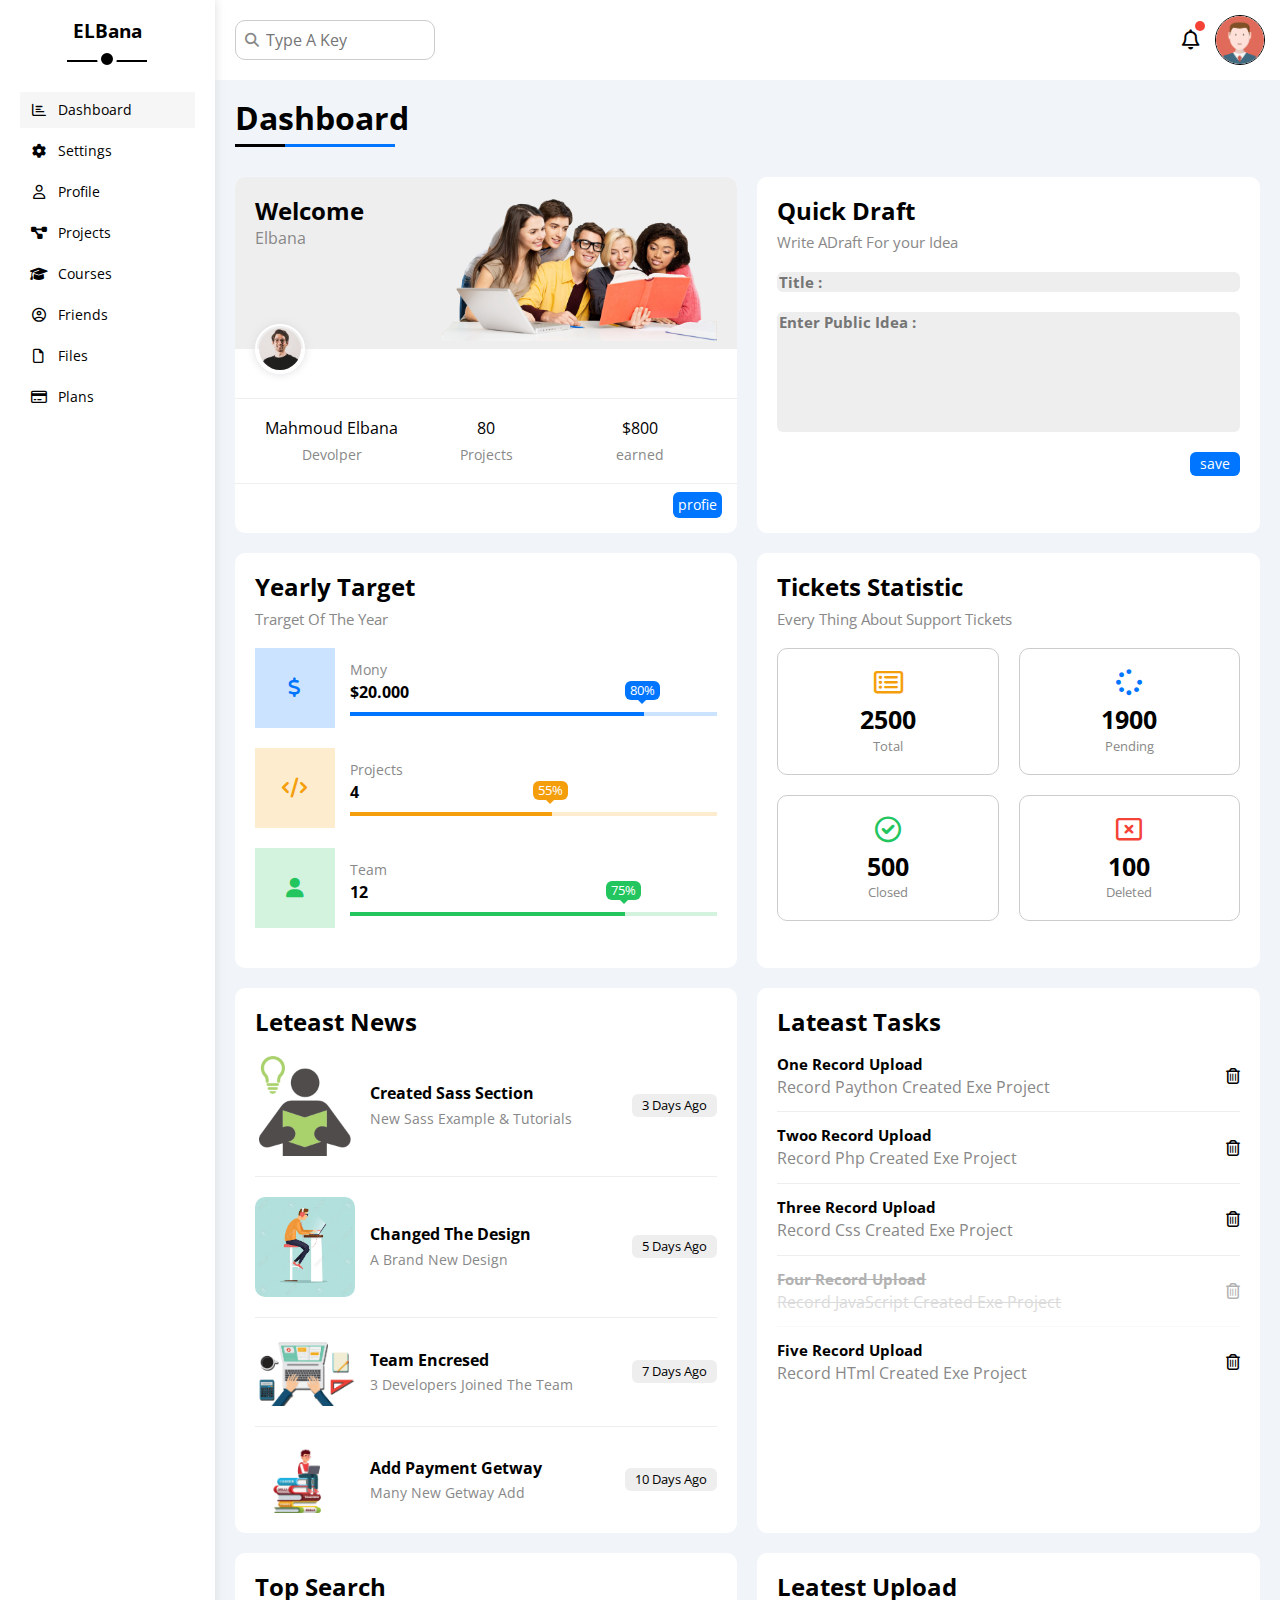
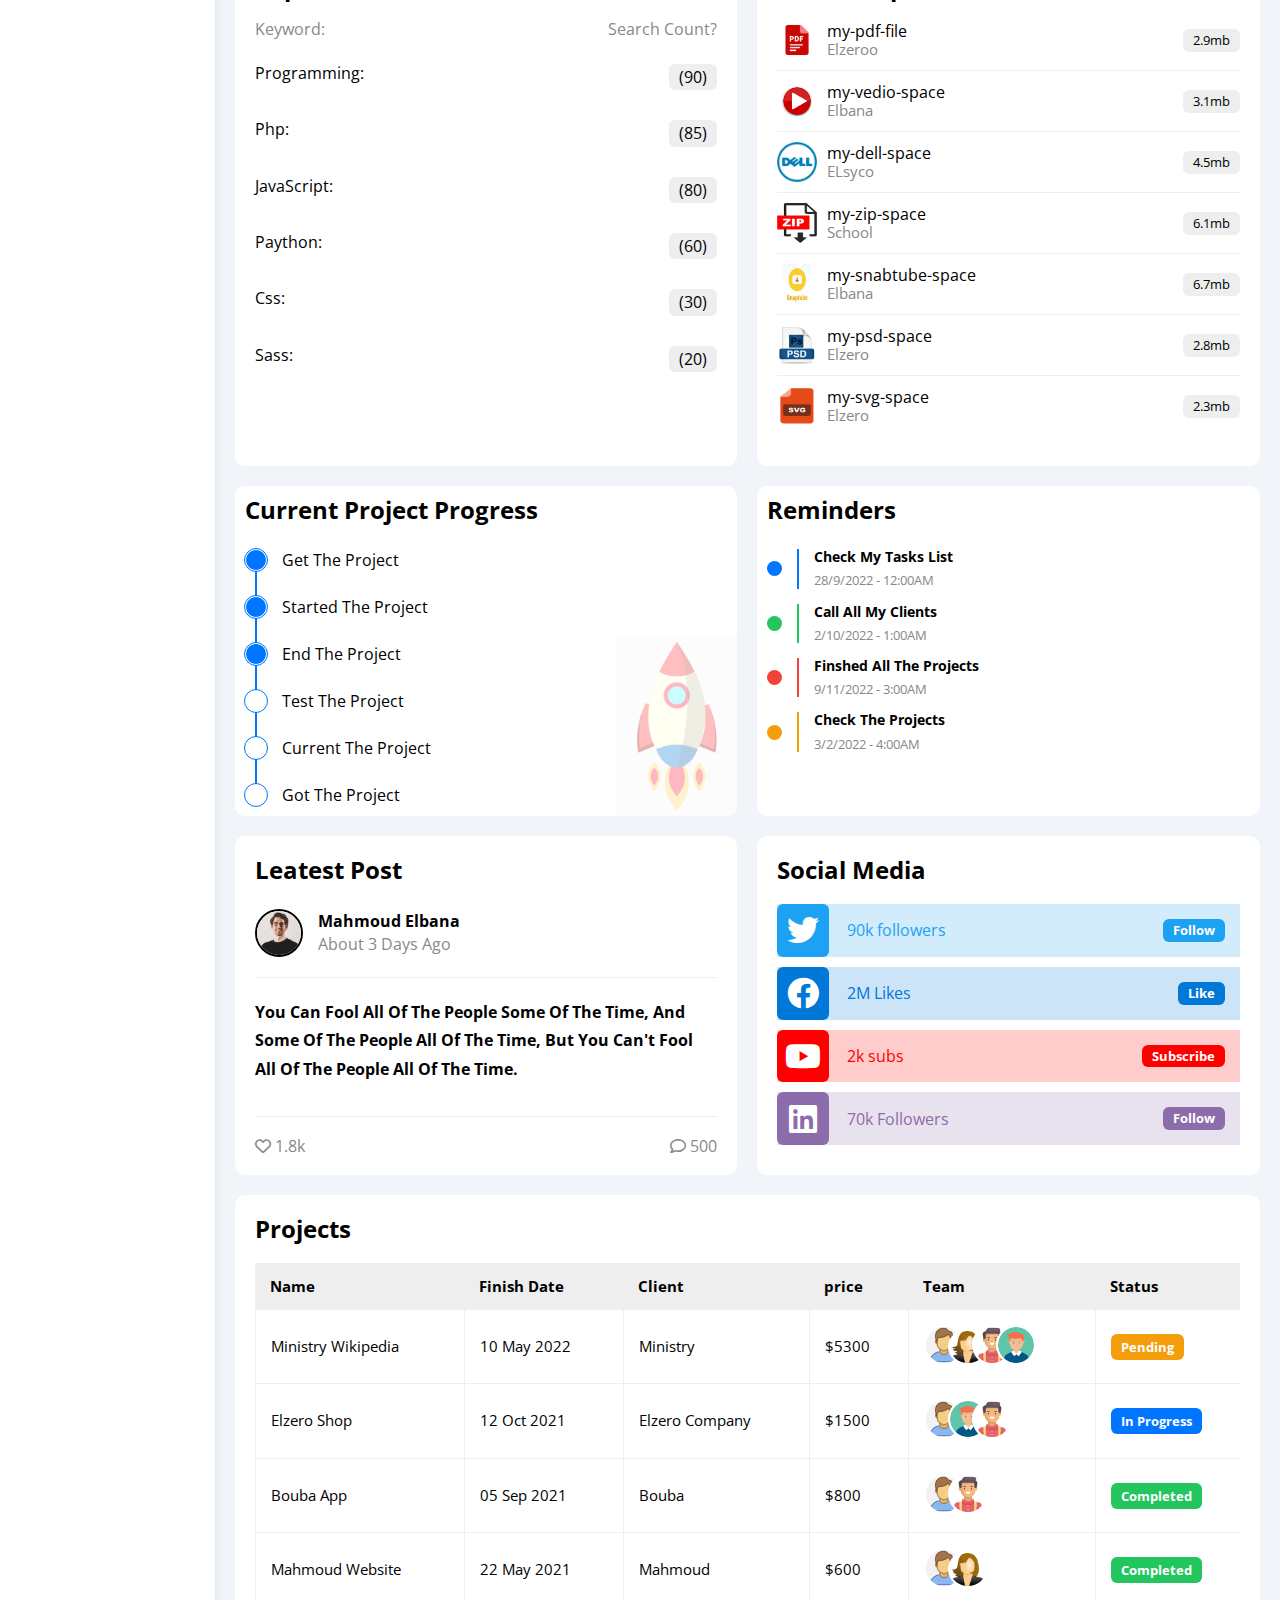
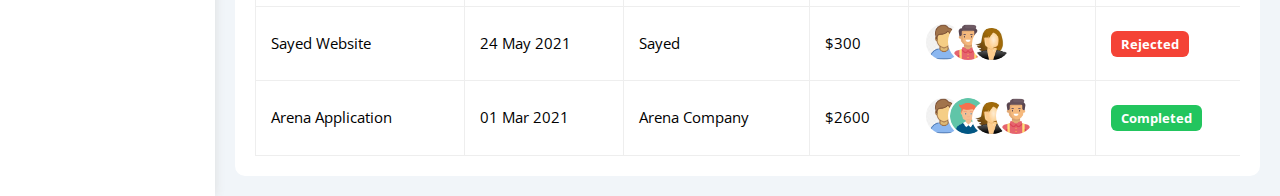
<file: index.html>
<!DOCTYPE html>
<html lang="en">

<head>
    <meta charset="UTF-8">
    <meta http-equiv="X-UA-Compatible" content="IE=edge">
    <meta name="viewport" content="width=device-width, initial-scale=1.0">
    <title>Templete 4 || Project</title>
    <link rel="stylesheet" href="css/all.min.css">
    <link rel="stylesheet" href="css/framework.css">
    <link rel="stylesheet" href="css/project.css">

    <link rel="stylesheet" href="css/nor.css">
    <link rel="preconnect" href="https://fonts.googleapis.com" />
    <link rel="preconnect" href="https://fonts.gstatic.com" crossorigin />
    <link href="https://fonts.googleapis.com/css2?family=Open+Sans:wght@300;500&#038;display=swap" rel="stylesheet" />
</head>

<body>
    <div class="page d-flex">
        <div class="sidepar p-20 <!--m-20--> bg-white p-relative">
            <h3 class="mt-0 txt-c p-relative">ELBana</h3>
            <ul>
                <li>
                    <a class="active d-flex align-center fs-14 c-black rad-6 p-10" href="index.html">
                        <i class="fa-regular fa-chart-bar fa-fw"></i>
                        <span>Dashboard</span>
                    </a>
                </li>
                <li>
                    <a class="d-flex align-center fs-14 c-black rad-6 p-10" href="settings.html">
                        <i class="fa-solid fa-gear fa-fw"></i>
                        <span>Settings</span>
                    </a>
                </li>
                <li>
                    <a class="d-flex align-center fs-14 c-black rad-6 p-10" href="profile.html">
                        <i class="fa-regular fa-user fa-fw"></i>
                        <span>Profile</span>
                    </a>
                </li>
                <li>
                    <a class="d-flex align-center fs-14 c-black rad-6 p-10" href="projects.html">
                        <i class="fa-solid fa-diagram-project fa-fw"></i>
                        <span>Projects</span>
                    </a>
                </li>
                <li>
                    <a class="d-flex align-center fs-14 c-black rad-6 p-10" href="courses.html">
                        <i class="fa-solid fa-graduation-cap fa-fw"></i>
                        <span>Courses</span>
                    </a>
                </li>
                <li>
                    <a class="d-flex align-center fs-14 c-black rad-6 p-10" href="friends.html">
                        <i class="fa-regular fa-circle-user fa-fw"></i>
                        <span>Friends</span>
                    </a>
                </li>
                <li>
                    <a class="d-flex align-center fs-14 c-black rad-6 p-10" href="files.html">
                        <i class="fa-regular fa-file fa-fw"></i>
                        <span>Files</span>
                    </a>
                </li>
                <li>
                    <a class="d-flex align-center fs-14 c-black rad-6 p-10" href="plans.html">
                        <i class="fa-regular fa-credit-card fa-fw"></i>
                        <span>Plans</span>
                    </a>
                </li>
            </ul>
        </div>
        <div class="content w-full">
            <!-- start head -->
            <div class="head bg-white p-15 between-flex">
                <div class="search p-relative">
                    <input class="p-10" type="search" placeholder="Type A Key">
                </div>
                <div class="icons d-flex align-center">
                    <span class="notifcation p-relative">
                    <i class="fa-regular fa-bell fa-lg"></i>
                    </span>
                    <img src="images/nn.png" alt="this is image">
                </div>
            </div>
            <!-- end head -->
            <h1 class="p-relative">Dashboard</h1>
            <div class="wrapper d-grid gap-20">
                <div class="wlcome bg-white rd-10 txt-c-mobile block-mobile">
                    <div class="intro p-20 d-flex space-between bg-eee">
                        <div>
                            <h2 class="m-0 ">Welcome</h2>
                            <p class="c-grey mt-5">Elbana</p>
                        </div>
                        <img src="images/welcome.jpg" alt="" class="hide-in-mobile">
                    </div>
                    <img src="images/avatar.avif" alt="" class="avatar">
                    <div class="body txt-c d-flex p-20 mt-20 block-mobile">
                        <div>Mahmoud Elbana<span class="d-block c-grey fs-14 mt-10">Devolper</span></div>
                        <div>80<span class="d-block c-grey fs-14 mt-10">Projects</span></div>
                        <div>$800<span class="d-block c-grey fs-14 mt-10">earned</span></div>
                    </div>
                    <a href="profile.html" class=" visit d-block fs-14  bg-blue c-white w-fit btn-shape">profie</a>
                </div>
                <!-- start quick -->
                <div class="quick-draft p-20 bg-white rd-10">
                    <h2 class="mt-0 mb-10">Quick Draft</h2>
                    <p class="mt-0 mb-20 c-grey fs-15">Write ADraft For your Idea</p>
                    <form action="">
                        <input class="d-block mb-20 rd-6 w-full b-none bg-eee" type="text" placeholder="Title :">
                        <textarea class="d-block mb-20 rd-6 w-full b-none bg-eee" placeholder="Enter Public Idea :"></textarea>
                        <input class="save d-block  bg-blue c-white w-fit fs-14  b-none btn-shape" type="submit" value="save">
                    </form>
                </div>
                <!-- end quick -->
                <!-- start target -->
                <div class="target p-20 bg-white rd-10">
                    <h2 class="mt-0 mb-10 ">Yearly Target</h2>
                    <p class="mt-0 mb-20 c-grey fs-15">Trarget Of The Year</p>
                    <div class="target-row mb-20  d-flex center-flex blue">
                        <div class="icons center-flex">
                            <i class="fa-solid fa-dollar-sign fa-lg c-blue"></i>
                        </div>
                        <div class="details">
                            <span class="fs-14 c-grey">Mony</span>
                            <span class="d-block mt-5 mb-10 fw-bold">$20.000</span>
                            <div class="progress p-relative">
                                <span class="bg-blue blue" style="width: 80%;">
                                <span class="bg-blue">80%</span>
                                </span>
                            </div>
                        </div>
                    </div>
                    <div class="target-row mb-20  d-flex center-flex orange">
                        <div class="icons center-flex">
                            <i class="fa-solid fa-code fa-lg c-orange"></i>
                        </div>
                        <div class="details">
                            <span class="fs-14 c-grey">Projects</span>
                            <span class="d-block mt-5 mb-10 fw-bold">4</span>
                            <div class="progress p-relative">
                                <span class="bg-orange orange" style="width: 55%;">
                                <span class="bg-orange">55%</span>
                                </span>
                            </div>
                        </div>
                    </div>
                    <div class="target-row mb-20  d-flex center-flex green">
                        <div class="icons center-flex">
                            <i class="fa-solid fa-user fa-lg c-green"></i>
                        </div>
                        <div class="details">
                            <span class="fs-14 c-grey">Team</span>
                            <span class="d-block mt-5 mb-10 fw-bold">12</span>
                            <div class="progress p-relative">
                                <span class="bg-green green" style="width: 75%;">
                                <span class="bg-green">75%</span>
                                </span>
                            </div>
                        </div>
                    </div>
                </div>
                <!-- end target -->
                <!-- start tickets wedjet -->
                <div class="teckets bg-white p-20 rd-10">
                    <h2 class="mt-0 mb-10">Tickets Statistic</h2>
                    <p class="mt-0 mb-20 c-grey fs-15">Every Thing About Support Tickets</p>
                    <div class="d-flex txt-c gap-20 f-wrap">
                        <div class="box p-20 rd-10 c-grey fs-13">
                            <i class="fa-regular fa-rectangle-list fa-2x mb-10 c-orange"></i>
                            <span class="d-block mb-5 c-black fs-25 fw-bold">2500</span> Total
                        </div>
                        <div class="box p-20 rd-10 c-grey fs-13">
                            <i class="fa-solid fa-spinner fa-2x mb-10 c-blue"></i>
                            <span class="d-block mb-5 c-black fs-25 fw-bold">1900</span> Pending
                        </div>
                        <div class="box p-20 rd-10 c-grey fs-13">
                            <i class="fa-regular fa-circle-check fa-2x mb-10 c-green"></i>
                            <span class="d-block mb-5 c-black fs-25 fw-bold">500</span> Closed
                        </div>
                        <div class="box p-20 rd-10 c-grey fs-13">
                            <i class="fa-regular fa-rectangle-xmark fa-2x mb-10 c-red"></i>
                            <span class="d-block mb-5 c-black fs-25 fw-bold">100</span> Deleted
                        </div>
                    </div>
                </div>
                <!-- end tickets wedget -->
                <!-- start latest news -->
                <div class="latest-news p-20 bg-white rd-10 txt-c-mobile">
                    <h2 class="mt-0 mb-20">Leteast News</h2>
                    <div class="news-row d-flex align-center">
                        <img src="images/news1.png" alt="image" style="width: 100px;">
                        <div class="info">
                            <h3>Created Sass Section</h3>
                            <p class="m-0 fs-14 c-grey">New Sass Example & Tutorials</p>
                        </div>
                        <div class="btn-shape bg-eee fs-13 label">3 Days Ago</div>
                    </div>
                    <div class="news-row d-flex align-center">
                        <img src="images/new2.jpeg" alt="image" style="width: 100px;">
                        <div class="info">
                            <h3>Changed The Design</h3>
                            <p class="m-0 fs-14 c-grey">A Brand New Design</p>
                        </div>
                        <div class="btn-shape bg-eee fs-13 label">5 Days Ago</div>
                    </div>
                    <div class="news-row d-flex align-center">
                        <img src="images/new3.png" alt="image" style="width: 100px;">
                        <div class="info">
                            <h3>Team Encresed</h3>
                            <p class="m-0 fs-14 c-grey">3 Developers Joined The Team</p>
                        </div>
                        <div class="btn-shape bg-eee fs-13 label">7 Days Ago</div>
                    </div>
                    <div class="news-row d-flex align-center">
                        <img src="images/new4.png" alt="image" style="width: 100px;">
                        <div class="info">
                            <h3>Add Payment Getway</h3>
                            <p class="m-0 fs-14 c-grey">Many New Getway Add</p>
                        </div>
                        <div class="btn-shape bg-eee fs-13 label">10 Days Ago</div>
                    </div>
                </div>
                <!-- end latest news -->
                <!-- start taskes -->
                <div class="tasks p-20 bg-white rd-10">
                    <h2 class="mt-0 mb-20">Lateast Tasks</h2>
                    <div class="task-row between-flex">
                        <div class="info">
                            <h3 class="mt-0 mb-5 fs-15">One Record Upload</h3>
                            <p class="m-0 c-grey">Record Paython Created Exe Project</p>
                        </div>
                        <i class="fa-regular fa-trash-can delete"></i>
                    </div>
                    <div class="task-row between-flex">
                        <div class="info">
                            <h3 class="mt-0 mb-5 fs-15">Twoo Record Upload</h3>
                            <p class="m-0 c-grey">Record Php Created Exe Project</p>
                        </div>
                        <i class="fa-regular fa-trash-can delete"></i>
                    </div>
                    <div class="task-row between-flex">
                        <div class="info">
                            <h3 class="mt-0 mb-5 fs-15">Three Record Upload</h3>
                            <p class="m-0 c-grey">Record Css Created Exe Project</p>
                        </div>
                        <i class="fa-regular fa-trash-can delete"></i>
                    </div>
                    <div class="task-row between-flex done">
                        <div class="info">
                            <h3 class="mt-0 mb-5 fs-15">Four Record Upload</h3>
                            <p class="m-0 c-grey">Record JavaScript Created Exe Project</p>
                        </div>
                        <i class="fa-regular fa-trash-can delete"></i>
                    </div>
                    <div class="task-row between-flex">
                        <div class="info">
                            <h3 class="mt-0 mb-5 fs-15">Five Record Upload</h3>
                            <p class="m-0 c-grey">Record HTml Created Exe Project</p>
                        </div>
                        <i class="fa-regular fa-trash-can delete"></i>
                    </div>
                </div>
                <!-- end taskes -->
                <!-- start top search wedget -->
                <div class="search-items p-20 bg-white rd-10">
                    <h2 class="mt-0 mb-20">Top Search</h2>
                    <div class="items-head d-flex space-between c-grey mb-10">
                        <div>Keyword:</div>
                        <div>Search Count?</div>
                    </div>
                    <div class="items d-flex space-between pt-15 pb-15">
                        <span>Programming:</span>
                        <span class=" bg-eee btn-shape">(90)</span>
                    </div>
                    <div class="items d-flex space-between pt-15 pb-15">
                        <span>Php:</span>
                        <span class="bg-eee btn-shape">(85)</span>
                    </div>
                    <div class="items d-flex space-between pt-15 pb-15">
                        <span>JavaScript:</span>
                        <span class="bg-eee btn-shape">(80)</span>
                    </div>
                    <div class="items d-flex space-between pt-15 pb-15">
                        <span>Paython:</span>
                        <span class="bg-eee btn-shape">(60)</span>
                    </div>
                    <div class="items d-flex space-between pt-15 pb-15">
                        <span>Css:</span>
                        <span class="bg-eee btn-shape">(30)</span>
                    </div>
                    <div class="items d-flex space-between pt-15 pb-15">
                        <span>Sass:</span>
                        <span class="bg-eee btn-shape">(20)</span>
                    </div>
                </div>
                <!-- end top search wedget -->
                <!-- start leatest upload -->
                <div class="leatest-upload p-20 bg-white rd-10">
                    <h2 class="mt-0 mb-20">Leatest Upload</h2>
                    <ul class="m-0">
                        <li class="between-flex pb-10 mb-10">
                            <div class="d-flex align-center">
                                <img class="mr-10" src="images/pdf.png" alt="image">
                                <div>
                                    <span class="d-block">my-pdf-file</span>
                                    <span class="fs-15 c-grey">Elzeroo</span>
                                </div>
                            </div>
                            <div class="bg-eee fs-13 btn-shape">2.9mb</div>
                        </li>
                        <li class="between-flex pb-10 mb-10">
                            <div class="d-flex align-center">
                                <img class="mr-10" src="images/vedio.jpg" alt="image">
                                <div>
                                    <span class="d-block">my-vedio-space</span>
                                    <span class="fs-15 c-grey">Elbana</span>
                                </div>
                            </div>
                            <div class="bg-eee fs-13 btn-shape">3.1mb</div>
                        </li>
                        <li class="between-flex pb-10 mb-10">
                            <div class="d-flex align-center">
                                <img class="mr-10" src="images/dell.png" alt="image">
                                <div>
                                    <span class="d-block">my-dell-space</span>
                                    <span class="fs-15 c-grey">ELsyco</span>
                                </div>
                            </div>
                            <div class="bg-eee fs-13 btn-shape">4.5mb</div>
                        </li>
                        <li class="between-flex pb-10 mb-10">
                            <div class="d-flex align-center">
                                <img class="mr-10" src="images/zip.png" alt="image">
                                <div>
                                    <span class="d-block">my-zip-space</span>
                                    <span class="fs-15 c-grey">School</span>
                                </div>
                            </div>
                            <div class="bg-eee fs-13 btn-shape">6.1mb</div>
                        </li>
                        <li class="between-flex pb-10 mb-10">
                            <div class="d-flex align-center">
                                <img class="mr-10" src="images/snab.jpg" alt="image">
                                <div>
                                    <span class="d-block">my-snabtube-space</span>
                                    <span class="fs-15 c-grey">Elbana</span>
                                </div>
                            </div>
                            <div class="bg-eee fs-13 btn-shape">6.7mb</div>
                        </li>
                        <li class="between-flex pb-10 mb-10">
                            <div class="d-flex align-center">
                                <img class="mr-10" src="images/psd.jpg" alt="image">
                                <div>
                                    <span class="d-block">my-psd-space</span>
                                    <span class="fs-15 c-grey">Elzero</span>
                                </div>
                            </div>
                            <div class="bg-eee fs-13 btn-shape">2.8mb</div>
                        </li>
                        <li class="between-flex pb-10 mb-10">
                            <div class="d-flex align-center">
                                <img class="mr-10" src="images/svg.png" alt="image">
                                <div>
                                    <span class="d-block">my-svg-space</span>
                                    <span class="fs-15 c-grey">Elzero</span>
                                </div>
                            </div>
                            <div class="bg-eee fs-13 btn-shape">2.3mb</div>
                        </li>
                    </ul>
                </div>
                <!-- end leatest upload -->
                <!-- start current project -->
                <div class="current-proect p-10 bg-white rd-10 p-relative">
                    <h2 class="mt-0 mb-20">Current Project Progress</h2>
                    <ul class="m-0 p-relative">
                        <li class="mt-25 d-flex align-center done">Get The Project</li>
                        <li class="mt-25 d-flex align-center done">Started The Project</li>
                        <li class="mt-25 d-flex align-center done">End The Project</li>
                        <li class="mt-25 d-flex align-center current">Test The Project</li>
                        <li class="mt-25 d-flex align-center current">Current The Project</li>
                        <li class="mt-25 d-flex align-center">Got The Project</li>
                    </ul>
                    <img class="launch-icon hide-in-mobile" src="images/project.jpg" alt="image">
                </div>
                <!-- end current project -->
                <!-- start remenders -->
                <div class="reminders p-10 bg-white rd-10 p-relative">
                    <h2 class="mt-0 mb-25">Reminders</h2>
                    <ul class="m-0">
                        <li class="d-flex align-center mt-15">
                            <span class="key bg-blue mr-15 d-block rad-half"></span>
                            <div class="pl-15 blue">
                                <p class="fs-14 fw-bold mt-0 mb-5">Check My Tasks List</p>
                                <span class="fs-13 c-grey">28/9/2022 - 12:00AM</span>
                            </div>
                        </li>
                        <li class="d-flex align-center mt-15">
                            <span class="key bg-green mr-15 d-block rad-half"></span>
                            <div class="pl-15 green">
                                <p class="fs-14 fw-bold mt-0 mb-5">Call All My Clients</p>
                                <span class="fs-13 c-grey">2/10/2022 - 1:00AM</span>
                            </div>
                        </li>
                        <li class="d-flex align-center mt-15">
                            <span class="key bg-red mr-15 d-block rad-half"></span>
                            <div class="pl-15 red">
                                <p class="fs-14 fw-bold mt-0 mb-5">Finshed All The Projects</p>
                                <span class="fs-13 c-grey">9/11/2022 - 3:00AM</span>
                            </div>
                        </li>
                        <li class="d-flex align-center mt-15">
                            <span class="key bg-orange mr-15 d-block rad-half"></span>
                            <div class="pl-15 orange">
                                <p class="fs-14 fw-bold mt-0 mb-5">Check The Projects</p>
                                <span class="fs-13 c-grey">3/2/2022 - 4:00AM</span>
                            </div>
                        </li>
                    </ul>
                </div>
                <!-- end remenders -->
                <!-- start leatest post -->
                <div class="leatest-post p-20 bg-white p-relative rd-10">
                    <h2 class="mt-0 mb-25">Leatest Post</h2>
                    <div class="top d-flex align-center">
                        <img class="avatar mr-15" src="images/avatar.avif" alt="image1">
                        <div class="info">
                            <span class="d-block mb-5 fw-bold">Mahmoud Elbana</span>
                            <span class="c-grey">About 3 Days Ago</span>
                        </div>
                    </div>
                    <div class="post-content fw-bold txt-c-mobile pt-20 pb-20 mt-20 mb-20">
                        You can fool all of the people some of the time, and some of the people all of the time, but you can't fool all of the people all of the time.
                    </div>
                    <div class="post-stats between-flex c-grey">
                        <div>
                            <i class="fa-regular fa-heart"></i>
                            <span>1.8k</span>
                        </div>
                        <div>
                            <i class="fa-regular fa-comment"></i>
                            <span>500</span>
                        </div>
                    </div>
                </div>
                <!-- end leatest post -->
                <!-- start social-media -->
                <div class="social-media p-20 bg-white rd-10 p-relative">
                    <h2 class="mt-0 mb-20">Social Media</h2>
                    <div class="box twitter p-15 p-relative between-flex">
                        <i class="fa-brands fa-twitter fa-2x c-white h-full center-flex"></i>
                        <span>90k followers</span>
                        <a class="fs-13 fw-bold c-white btn-shape" href="#">Follow</a>
                    </div>
                    <div class="box facebook p-15 p-relative between-flex">
                        <i class="fa-brands fa-facebook fa-2x c-white h-full center-flex"></i>
                        <span>2M Likes</span>
                        <a class="fs-13 fw-bold c-white btn-shape" href="#">Like</a>
                    </div>
                    <div class="box youtube p-15 p-relative between-flex">
                        <i class="fa-brands fa-youtube fa-2x c-white h-full center-flex"></i>
                        <span>2k subs</span>
                        <a class="fs-13 fw-bold c-white btn-shape" href="#">Subscribe</a>
                    </div>
                    <div class="box linkedin p-15 p-relative between-flex">
                        <i class="fa-brands fa-linkedin fa-2x c-white h-full center-flex"></i>
                        <span>70k Followers</span>
                        <a class="fs-13 fw-bold c-white btn-shape" href="#">Follow</a>
                    </div>
                </div>
                <!-- end social-media -->

            </div>
            <!-- start project tables -->
            <div class="projects bg-white p-20 rd-10 m-20">
                <h2 class="mt-0 mb-20">Projects</h2>
                <div class="responsiave-table">
                    <table class="fs-15 w-full">
                        <thead>
                            <tr>
                                <td>Name</td>
                                <td>Finish Date</td>
                                <td>Client</td>
                                <td>price</td>
                                <td>Team</td>
                                <td>Status</td>
                            </tr>
                        </thead>
                        <tbody>
                            <tr>
                                <td>Ministry Wikipedia</td>
                                <td>10 May 2022</td>
                                <td>Ministry</td>
                                <td>$5300</td>
                                <td>
                                    <img decoding="async" src="images/kk.png" alt="" />
                                    <img decoding="async" src="images/mm.jpg" alt="" />
                                    <img decoding="async" src="images/ll.png" alt="" />
                                    <img decoding="async" src="images/tt.png" alt="" />
                                </td>
                                <td>
                                    <span class="label btn-shape bg-orange c-white">Pending</span>
                                </td>
                            </tr>
                            <tr>
                                <td>Elzero Shop</td>
                                <td>12 Oct 2021</td>
                                <td>Elzero Company</td>
                                <td>$1500</td>
                                <td>
                                    <img decoding="async" src="images/kk.png" alt="" />
                                    <img decoding="async" src="images/tt.png" alt="" />
                                    <img decoding="async" src="images/ll.png" alt="" />
                                </td>
                                <td><span class="label btn-shape bg-blue c-white">In Progress</span></td>
                            </tr>
                            <tr>
                                <td>Bouba App</td>
                                <td>05 Sep 2021</td>
                                <td>Bouba</td>
                                <td>$800</td>
                                <td>
                                    <img decoding="async" src="images/kk.png" alt="" />
                                    <img decoding="async" src="images/ll.png" alt="" />
                                </td>
                                <td><span class="label btn-shape bg-green c-white">Completed</span></td>
                            </tr>
                            <tr>
                                <td>Mahmoud Website</td>
                                <td>22 May 2021</td>
                                <td>Mahmoud</td>
                                <td>$600</td>
                                <td>
                                    <img decoding="async" src="images/kk.png" alt="" />
                                    <img decoding="async" src="images/mm.jpg" alt="" />
                                </td>
                                <td><span class="label btn-shape bg-green c-white">Completed</span></td>
                            </tr>
                            <tr>
                                <td>Sayed Website</td>
                                <td>24 May 2021</td>
                                <td>Sayed</td>
                                <td>$300</td>
                                <td>
                                    <img decoding="async" src="images/kk.png" alt="" />
                                    <img decoding="async" src="images/ll.png" alt="" />
                                    <img decoding="async" src="images/mm.jpg" alt="" />
                                </td>
                                <td><span class="label btn-shape bg-red c-white">Rejected</span></td>
                            </tr>
                            <tr>
                                <td>Arena Application</td>
                                <td>01 Mar 2021</td>
                                <td>Arena Company</td>
                                <td>$2600</td>
                                <td>
                                    <img decoding="async" src="images/kk.png" alt="" />
                                    <img decoding="async" src="images/tt.png" alt="" />
                                    <img decoding="async" src="images/mm.jpg" alt="" />
                                    <img decoding="async" src="images/ll.png" alt="" />
                                </td>
                                <td><span class="label btn-shape bg-green c-white">Completed</span></td>
                            </tr>
                        </tbody>
                    </table>
                </div>
            </div>
            <!-- end project tables -->
        </div>
    </div>
</body>

</html>
</file>
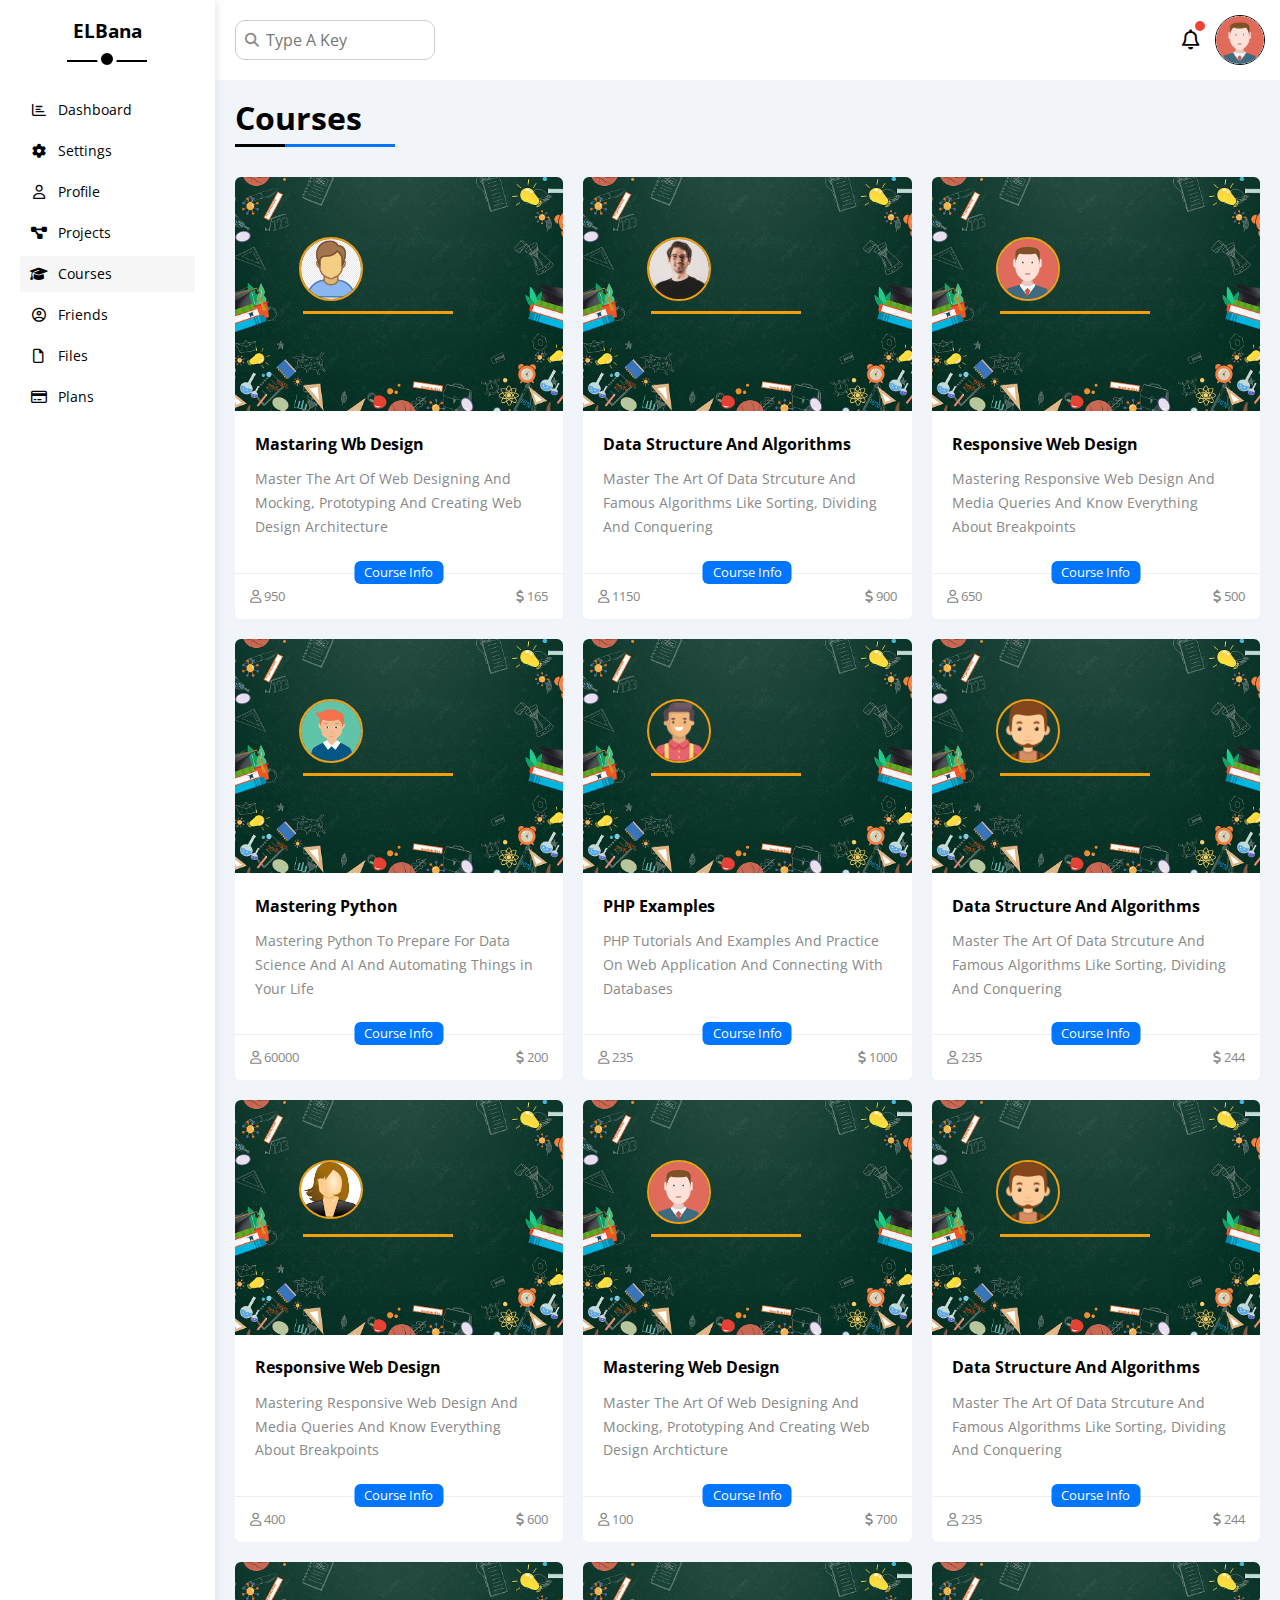
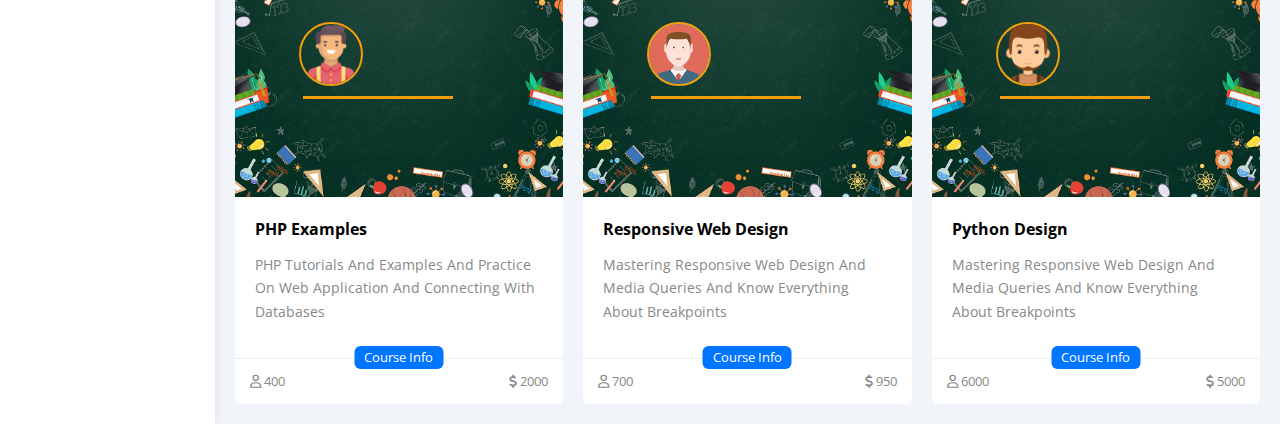
<file: courses.html>
<!DOCTYPE html>
<html lang="en">

<head>
    <meta charset="UTF-8">
    <meta http-equiv="X-UA-Compatible" content="IE=edge">
    <meta name="viewport" content="width=device-width, initial-scale=1.0">
    <title>Templete 4 || Courses</title>
    <link rel="stylesheet" href="css/all.min.css">
    <link rel="stylesheet" href="css/framework.css">
    <link rel="stylesheet" href="css/project.css">

    <link rel="stylesheet" href="css/nor.css">
    <link rel="preconnect" href="https://fonts.googleapis.com" />
    <link rel="preconnect" href="https://fonts.gstatic.com" crossorigin />
    <link href="https://fonts.googleapis.com/css2?family=Open+Sans:wght@300;500&#038;display=swap" rel="stylesheet" />
</head>

<body>
    <div class="page d-flex">
        <div class="sidepar p-20 <!--m-20--> bg-white p-relative">
            <h3 class="mt-0 txt-c p-relative">ELBana</h3>
            <ul>
                <li>
                    <a class=" d-flex align-center fs-14 c-black rad-6 p-10" href="index.html">
                        <i class="fa-regular fa-chart-bar fa-fw"></i>
                        <span>Dashboard</span>
                    </a>
                </li>
                <li>
                    <a class=" d-flex align-center fs-14 c-black rad-6 p-10" href="settings.html">
                        <i class="fa-solid fa-gear fa-fw"></i>
                        <span>Settings</span>
                    </a>
                </li>
                <li>
                    <a class=" d-flex align-center fs-14 c-black rad-6 p-10" href="profile.html">
                        <i class="fa-regular fa-user fa-fw"></i>
                        <span>Profile</span>
                    </a>
                </li>
                <li>
                    <a class=" d-flex align-center fs-14 c-black rad-6 p-10" href="projects.html">
                        <i class="fa-solid fa-diagram-project fa-fw"></i>
                        <span>Projects</span>
                    </a>
                </li>
                <li>
                    <a class="active d-flex align-center fs-14 c-black rad-6 p-10" href="courses.html">
                        <i class="fa-solid fa-graduation-cap fa-fw"></i>
                        <span>Courses</span>
                    </a>
                </li>
                <li>
                    <a class="d-flex align-center fs-14 c-black rad-6 p-10" href="friends.html">
                        <i class="fa-regular fa-circle-user fa-fw"></i>
                        <span>Friends</span>
                    </a>
                </li>
                <li>
                    <a class="d-flex align-center fs-14 c-black rad-6 p-10" href="files.html">
                        <i class="fa-regular fa-file fa-fw"></i>
                        <span>Files</span>
                    </a>
                </li>
                <li>
                    <a class="d-flex align-center fs-14 c-black rad-6 p-10" href="plans.html">
                        <i class="fa-regular fa-credit-card fa-fw"></i>
                        <span>Plans</span>
                    </a>
                </li>
            </ul>
        </div>
        <div class="content w-full">
            <!-- start head -->
            <div class="head bg-white p-15 between-flex">
                <div class="search p-relative">
                    <input class="p-10" type="search" placeholder="Type A Key">
                </div>
                <div class="icons d-flex align-center">
                    <span class="notifcation p-relative">
                    <i class="fa-regular fa-bell fa-lg"></i>
                    </span>
                    <img src="images/nn.png" alt="this is image">
                </div>
            </div>
            <!-- end head -->
            <h1 class="p-relative">Courses</h1>
            <!-- start courses-page -->
            <div class="courses-page d-grid m-20 gap-20">
                <div class="course bg-white rd-6 p-20px p-relative">
                    <img class="cover" src="images/cover.jpg" alt="">
                    <img class="instractor" src="images/kk.png" alt="">
                    <div class="p-20">
                        <h4 class="m-0">Mastaring Wb Design</h4>
                        <p class="description c-grey .mt-15 fs-14">
                            Master The Art Of Web Designing And Mocking, Prototyping And Creating Web Design Architecture
                        </p>
                    </div>
                    <div class="info p-15 p-relative between-flex">
                        <span class="title bg-blue c-white btn-shape">Course Info</span>
                        <span class="c-grey fs-13">
                            <i class="fa-regular fa-user"></i>
                            950
                        </span>
                        <span class="c-grey fs-13">
                            <i class="fa-solid fa-dollar-sign"></i>
                            165
                        </span>
                    </div>
                </div>
                <div class="course bg-white rd-6 p-20px p-relative">
                    <img class="cover" src="images/cover.jpg" alt="">
                    <img class="instractor" src="images/avatar.avif" alt="">
                    <div class="p-20">
                        <h4 class="m-0">Data Structure And Algorithms</h4>
                        <p class="description c-grey .mt-15 fs-14">
                            Master The Art Of Data Strcuture And Famous Algorithms Like Sorting, Dividing And Conquering
                        </p>
                    </div>
                    <div class="info p-15 p-relative between-flex">
                        <span class="title bg-blue c-white btn-shape">Course Info</span>
                        <span class="c-grey fs-13">
                            <i class="fa-regular fa-user"></i>
                            1150
                        </span>
                        <span class="c-grey fs-13">
                            <i class="fa-solid fa-dollar-sign"></i>
                            900
                        </span>
                    </div>
                </div>
                <div class="course bg-white rd-6 p-20px p-relative">
                    <img class="cover" src="images/cover.jpg" alt="">
                    <img class="instractor" src="images/nn.png" alt="">
                    <div class="p-20">
                        <h4 class="m-0">Responsive Web Design</h4>
                        <p class="description c-grey .mt-15 fs-14">
                            Mastering Responsive Web Design And Media Queries And Know Everything About Breakpoints
                        </p>
                    </div>
                    <div class="info p-15 p-relative between-flex">
                        <span class="title bg-blue c-white btn-shape">Course Info</span>
                        <span class="c-grey fs-13">
                            <i class="fa-regular fa-user"></i>
                            650
                        </span>
                        <span class="c-grey fs-13">
                            <i class="fa-solid fa-dollar-sign"></i>
                            500
                        </span>
                    </div>
                </div>
                <div class="course bg-white rd-6 p-20px p-relative">
                    <img class="cover" src="images/cover.jpg" alt="">
                    <img class="instractor" src="images/tt.png" alt="">
                    <div class="p-20">
                        <h4 class="m-0">Mastering Python</h4>
                        <p class="description c-grey .mt-15 fs-14">
                            Mastering Python To Prepare For Data Science And AI And Automating Things in Your Life
                        </p>
                    </div>
                    <div class="info p-15 p-relative between-flex">
                        <span class="title bg-blue c-white btn-shape">Course Info</span>
                        <span class="c-grey fs-13">
                            <i class="fa-regular fa-user"></i>
                            60000
                        </span>
                        <span class="c-grey fs-13">
                            <i class="fa-solid fa-dollar-sign"></i>
                            200
                        </span>
                    </div>
                </div>
                <div class="course bg-white rd-6 p-20px p-relative">
                    <img class="cover" src="images/cover.jpg" alt="">
                    <img class="instractor" src="images/ll.png" alt="">
                    <div class="p-20">
                        <h4 class="m-0">PHP Examples</h4>
                        <p class="description c-grey .mt-15 fs-14">
                            PHP Tutorials And Examples And Practice On Web Application And Connecting With Databases
                        </p>
                    </div>
                    <div class="info p-15 p-relative between-flex">
                        <span class="title bg-blue c-white btn-shape">Course Info</span>
                        <span class="c-grey fs-13">
                            <i class="fa-regular fa-user"></i>
                            235
                        </span>
                        <span class="c-grey fs-13">
                            <i class="fa-solid fa-dollar-sign"></i>
                            1000
                        </span>
                    </div>
                </div>
                <div class="course bg-white rd-6 p-20px p-relative">
                    <img class="cover" src="images/cover.jpg" alt="">
                    <img class="instractor" src="images/ss.png" alt="">
                    <div class="p-20">
                        <h4 class="m-0">Data Structure And Algorithms</h4>
                        <p class="description c-grey .mt-15 fs-14">
                            Master The Art Of Data Strcuture And Famous Algorithms Like Sorting, Dividing And Conquering
                        </p>
                    </div>
                    <div class="info p-15 p-relative between-flex">
                        <span class="title bg-blue c-white btn-shape">Course Info</span>
                        <span class="c-grey fs-13">
                            <i class="fa-regular fa-user"></i>
                            235
                        </span>
                        <span class="c-grey fs-13">
                            <i class="fa-solid fa-dollar-sign"></i>
                            244
                        </span>
                    </div>
                </div>
                <div class="course bg-white rd-6 p-20px p-relative">
                    <img class="cover" src="images/cover.jpg" alt="">
                    <img class="instractor" src="images/mm.jpg" alt="">
                    <div class="p-20">
                        <h4 class="m-0">Responsive Web Design</h4>
                        <p class="description c-grey .mt-15 fs-14">
                            Mastering Responsive Web Design And Media Queries And Know Everything About Breakpoints
                        </p>
                    </div>
                    <div class="info p-15 p-relative between-flex">
                        <span class="title bg-blue c-white btn-shape">Course Info</span>
                        <span class="c-grey fs-13">
                            <i class="fa-regular fa-user"></i>
                            400
                        </span>
                        <span class="c-grey fs-13">
                            <i class="fa-solid fa-dollar-sign"></i>
                            600
                        </span>
                    </div>
                </div>
                <div class="course bg-white rd-6 p-20px p-relative">
                    <img class="cover" src="images/cover.jpg" alt="">
                    <img class="instractor" src="images/nn.png" alt="">
                    <div class="p-20">
                        <h4 class="m-0">Mastering Web Design</h4>
                        <p class="description c-grey .mt-15 fs-14">
                            Master The Art Of Web Designing And Mocking, Prototyping And Creating Web Design Archticture
                        </p>
                    </div>
                    <div class="info p-15 p-relative between-flex">
                        <span class="title bg-blue c-white btn-shape">Course Info</span>
                        <span class="c-grey fs-13">
                            <i class="fa-regular fa-user"></i>
                            100
                        </span>
                        <span class="c-grey fs-13">
                            <i class="fa-solid fa-dollar-sign"></i>
                            700
                        </span>
                    </div>
                </div>
                <div class="course bg-white rd-6 p-20px p-relative">
                    <img class="cover" src="images/cover.jpg" alt="">
                    <img class="instractor" src="images/ss.png" alt="">
                    <div class="p-20">
                        <h4 class="m-0">Data Structure And Algorithms</h4>
                        <p class="description c-grey .mt-15 fs-14">
                            Master The Art Of Data Strcuture And Famous Algorithms Like Sorting, Dividing And Conquering
                        </p>
                    </div>
                    <div class="info p-15 p-relative between-flex">
                        <span class="title bg-blue c-white btn-shape">Course Info</span>
                        <span class="c-grey fs-13">
                            <i class="fa-regular fa-user"></i>
                            235
                        </span>
                        <span class="c-grey fs-13">
                            <i class="fa-solid fa-dollar-sign"></i>
                            244
                        </span>
                    </div>
                </div>
                <div class="course bg-white rd-6 p-20px p-relative">
                    <img class="cover" src="images/cover.jpg" alt="">
                    <img class="instractor" src="images/ll.png" alt="">
                    <div class="p-20">
                        <h4 class="m-0">PHP Examples</h4>
                        <p class="description c-grey .mt-15 fs-14">
                            PHP Tutorials And Examples And Practice On Web Application And Connecting With Databases
                        </p>
                    </div>
                    <div class="info p-15 p-relative between-flex">
                        <span class="title bg-blue c-white btn-shape">Course Info</span>
                        <span class="c-grey fs-13">
                            <i class="fa-regular fa-user"></i>
                            400
                        </span>
                        <span class="c-grey fs-13">
                            <i class="fa-solid fa-dollar-sign"></i>
                            2000
                        </span>
                    </div>
                </div>
                <div class="course bg-white rd-6 p-20px p-relative">
                    <img class="cover" src="images/cover.jpg" alt="">
                    <img class="instractor" src="images/nn.png" alt="">
                    <div class="p-20">
                        <h4 class="m-0">Responsive Web Design</h4>
                        <p class="description c-grey .mt-15 fs-14">
                            Mastering Responsive Web Design And Media Queries And Know Everything About Breakpoints
                        </p>
                    </div>
                    <div class="info p-15 p-relative between-flex">
                        <span class="title bg-blue c-white btn-shape">Course Info</span>
                        <span class="c-grey fs-13">
                            <i class="fa-regular fa-user"></i>
                            700
                        </span>
                        <span class="c-grey fs-13">
                            <i class="fa-solid fa-dollar-sign"></i>
                            950
                        </span>
                    </div>
                </div>
                <div class="course bg-white rd-6 p-20px p-relative">
                    <img class="cover" src="images/cover.jpg" alt="">
                    <img class="instractor" src="images/ss.png" alt="">
                    <div class="p-20">
                        <h4 class="m-0">Python Design</h4>
                        <p class="description c-grey .mt-15 fs-14">
                            Mastering Responsive Web Design And Media Queries And Know Everything About Breakpoints
                        </p>
                    </div>
                    <div class="info p-15 p-relative between-flex">
                        <span class="title bg-blue c-white btn-shape">Course Info</span>
                        <span class="c-grey fs-13">
                            <i class="fa-regular fa-user"></i>
                            6000
                        </span>
                        <span class="c-grey fs-13">
                            <i class="fa-solid fa-dollar-sign"></i>
                            5000
                        </span>
                    </div>
                </div>
            </div>
            <!-- end courses-page -->
        </div>
    </div>
</body>

</html>
</file>
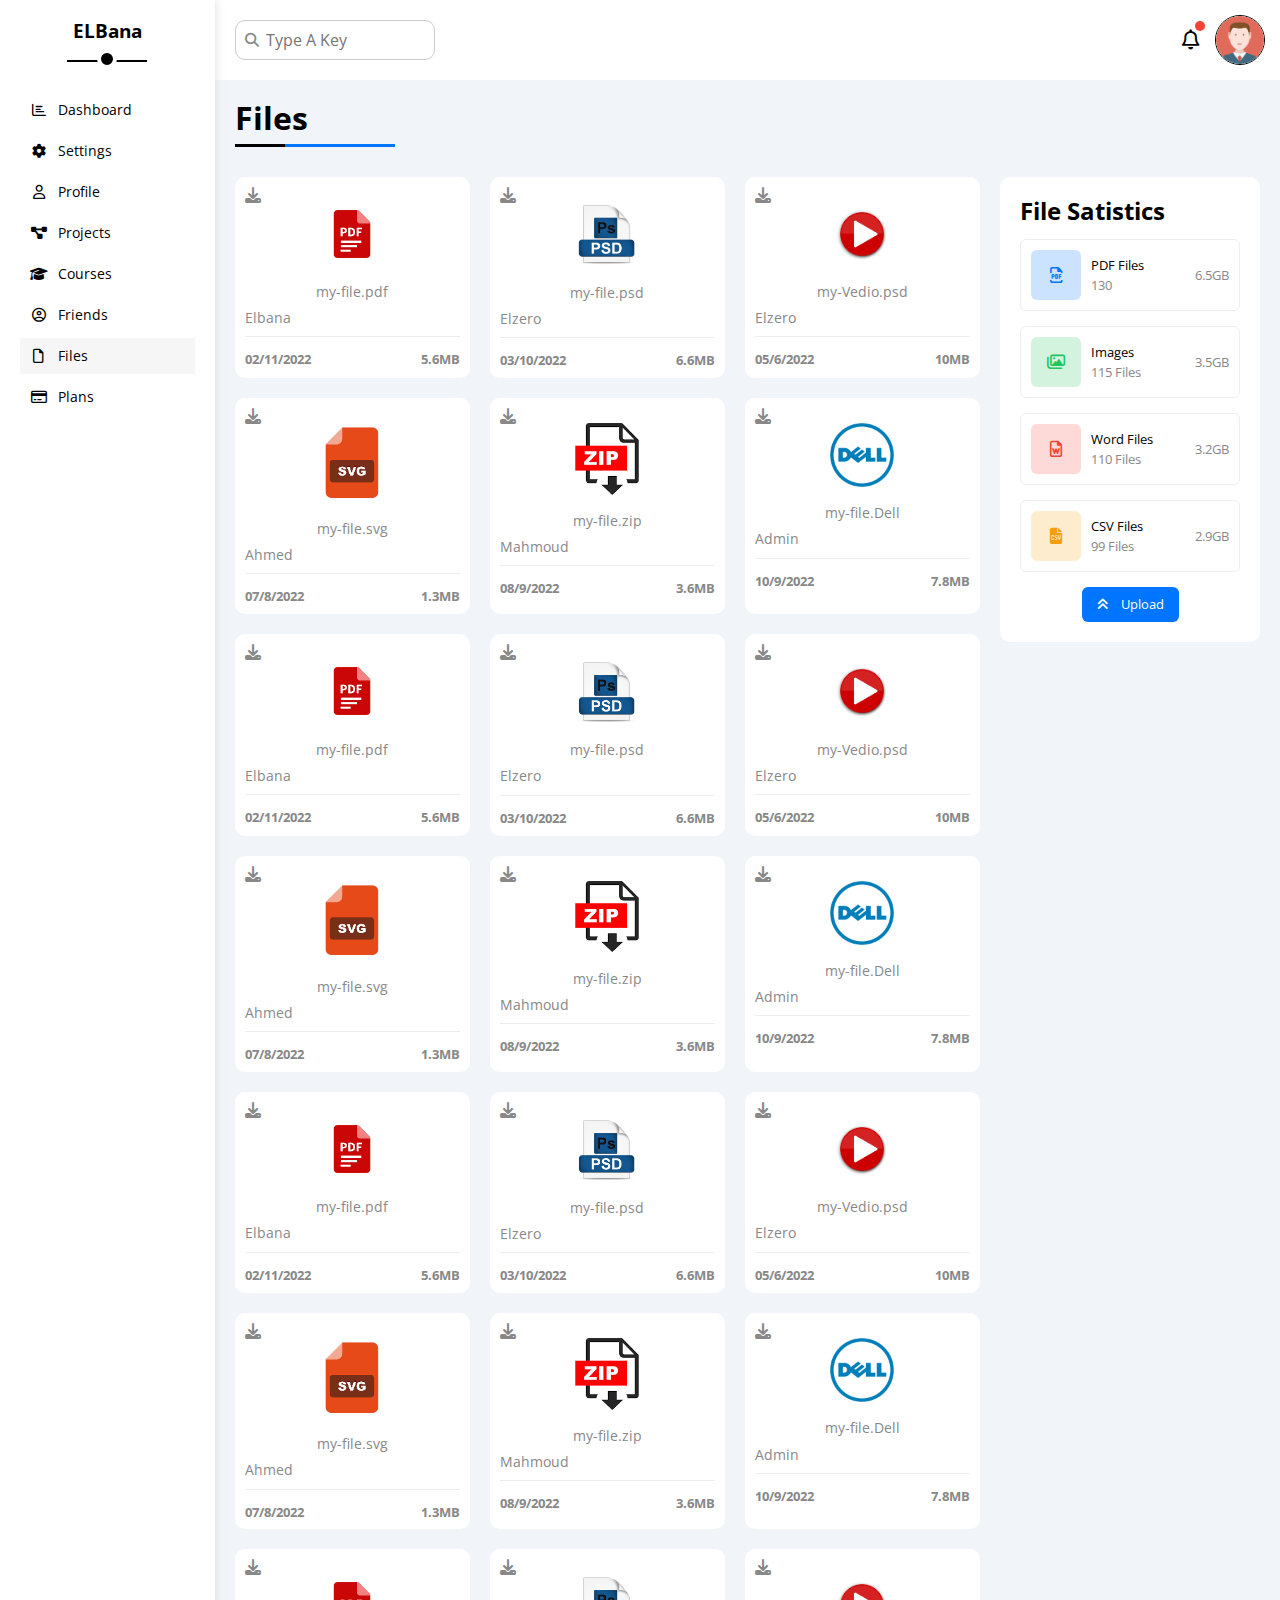
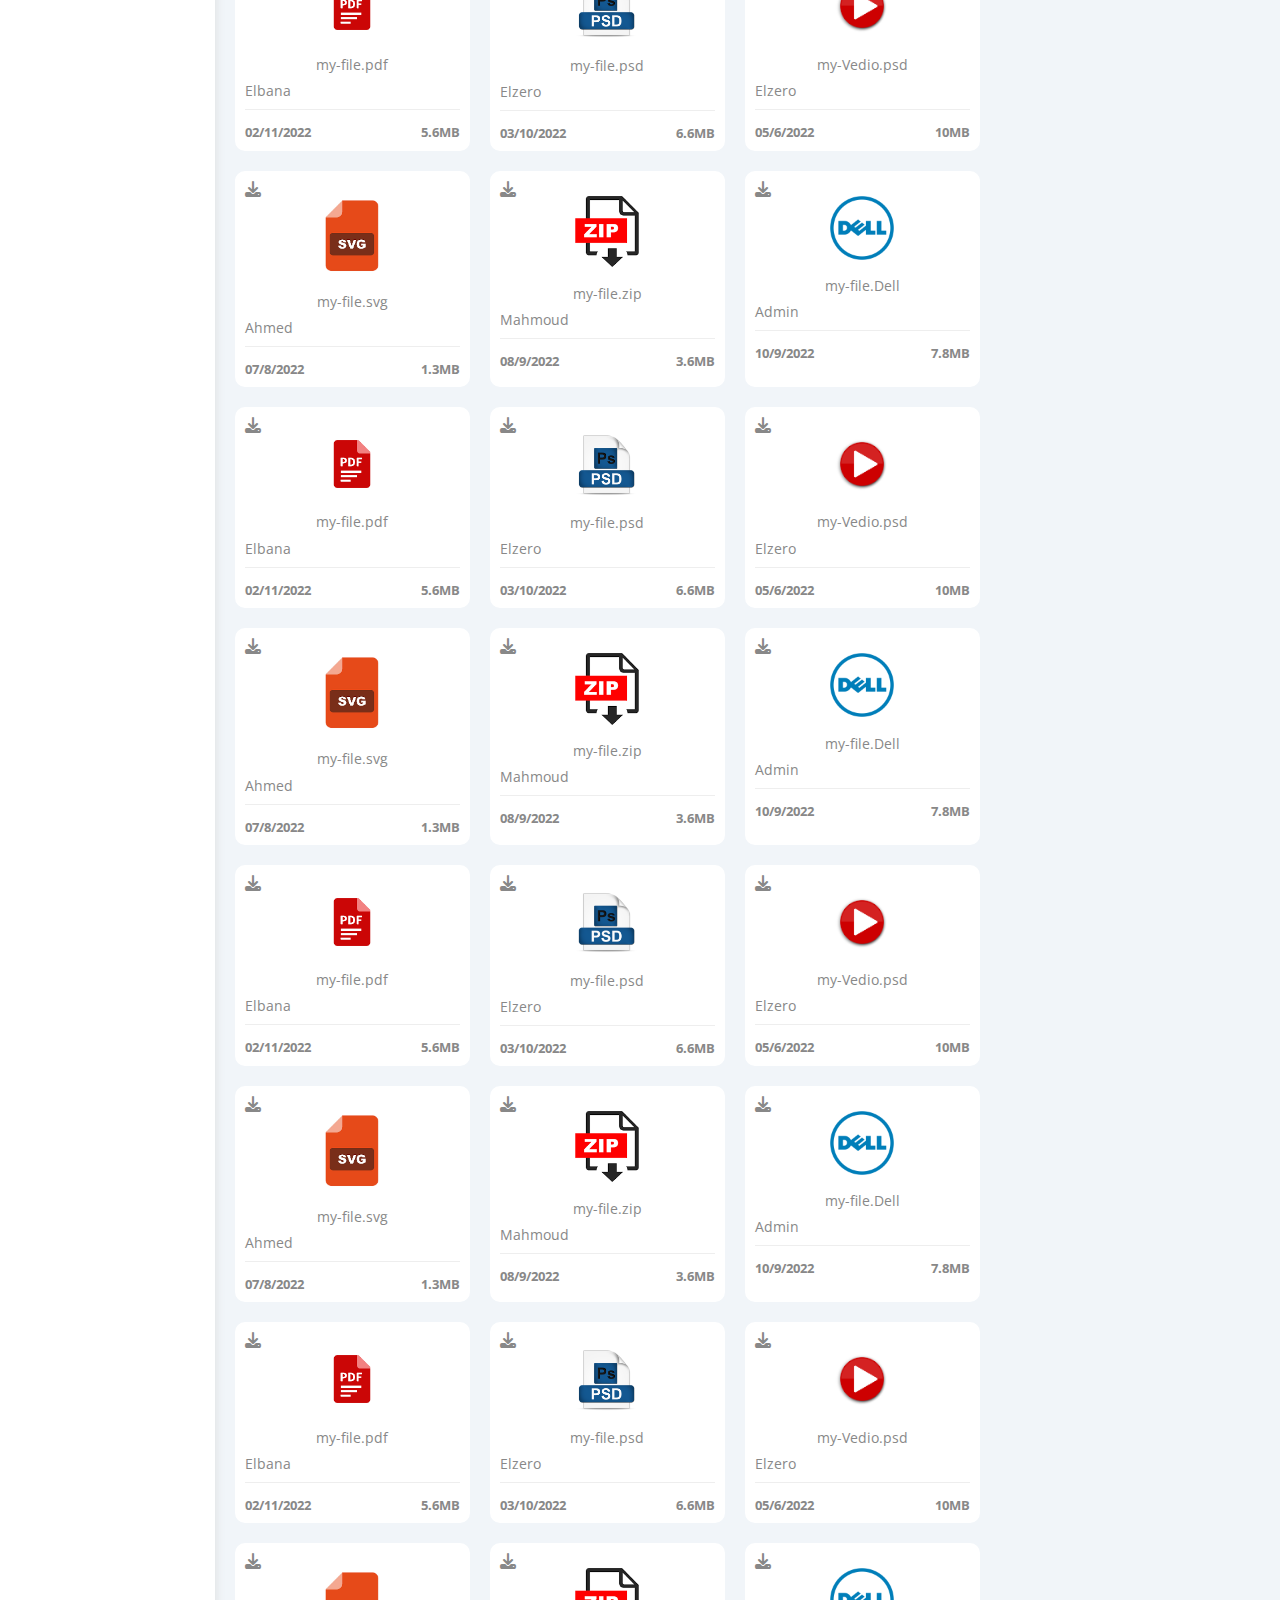
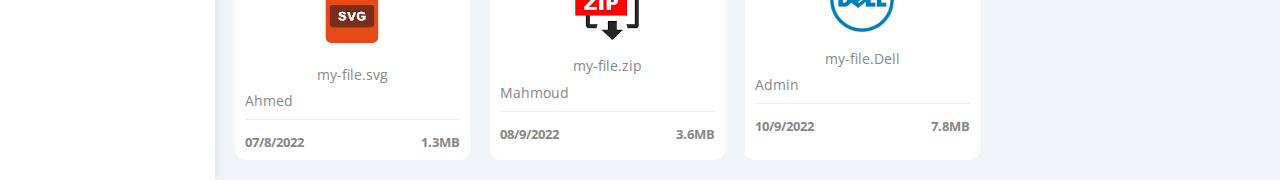
<file: files.html>
<!DOCTYPE html>
<html lang="en">

<head>
    <meta charset="UTF-8">
    <meta http-equiv="X-UA-Compatible" content="IE=edge">
    <meta name="viewport" content="width=device-width, initial-scale=1.0">
    <title>Templete 4 || Files</title>
    <link rel="stylesheet" href="css/all.min.css">
    <link rel="stylesheet" href="css/framework.css">
    <link rel="stylesheet" href="css/project.css">

    <link rel="stylesheet" href="css/nor.css">
    <link rel="preconnect" href="https://fonts.googleapis.com" />
    <link rel="preconnect" href="https://fonts.gstatic.com" crossorigin />
    <link href="https://fonts.googleapis.com/css2?family=Open+Sans:wght@300;500&#038;display=swap" rel="stylesheet" />
</head>

<body>
    <div class="page d-flex">
        <div class="sidepar p-20 <!--m-20--> bg-white p-relative">
            <h3 class="mt-0 txt-c p-relative">ELBana</h3>
            <ul>
                <li>
                    <a class=" d-flex align-center fs-14 c-black rad-6 p-10" href="index.html">
                        <i class="fa-regular fa-chart-bar fa-fw"></i>
                        <span>Dashboard</span>
                    </a>
                </li>
                <li>
                    <a class=" d-flex align-center fs-14 c-black rad-6 p-10" href="settings.html">
                        <i class="fa-solid fa-gear fa-fw"></i>
                        <span>Settings</span>
                    </a>
                </li>
                <li>
                    <a class=" d-flex align-center fs-14 c-black rad-6 p-10" href="profile.html">
                        <i class="fa-regular fa-user fa-fw"></i>
                        <span>Profile</span>
                    </a>
                </li>
                <li>
                    <a class=" d-flex align-center fs-14 c-black rad-6 p-10" href="projects.html">
                        <i class="fa-solid fa-diagram-project fa-fw"></i>
                        <span>Projects</span>
                    </a>
                </li>
                <li>
                    <a class=" d-flex align-center fs-14 c-black rad-6 p-10" href="courses.html">
                        <i class="fa-solid fa-graduation-cap fa-fw"></i>
                        <span>Courses</span>
                    </a>
                </li>
                <li>
                    <a class=" d-flex align-center fs-14 c-black rad-6 p-10" href="friends.html">
                        <i class="fa-regular fa-circle-user fa-fw"></i>
                        <span>Friends</span>
                    </a>
                </li>
                <li>
                    <a class="active d-flex align-center fs-14 c-black rad-6 p-10" href="files.html">
                        <i class="fa-regular fa-file fa-fw"></i>
                        <span>Files</span>
                    </a>
                </li>
                <li>
                    <a class="d-flex align-center fs-14 c-black rad-6 p-10" href="plans.html">
                        <i class="fa-regular fa-credit-card fa-fw"></i>
                        <span>Plans</span>
                    </a>
                </li>
            </ul>
        </div>
        <div class="content w-full">
            <!-- start head -->
            <div class="head bg-white p-15 between-flex">
                <div class="search p-relative">
                    <input class="p-10" type="search" placeholder="Type A Key">
                </div>
                <div class="icons d-flex align-center">
                    <span class="notifcation p-relative">
                    <i class="fa-regular fa-bell fa-lg"></i>
                    </span>
                    <img src="images/nn.png" alt="this is image">
                </div>
            </div>
            <!-- end head -->
            <h1 class="p-relative">Files</h1>
            <!-- start files-page -->
            <div class="file-page m-20 d-flex gap-20">
                <div class="file-stats bg-white rd-10 p-20">
                    <h2 class="mt-0 mb-15 txt-c-mobile">File Satistics</h2>
                    <div class="d-flex align-center border-eee p-10 rd-6 mb-15 fs-13">
                        <i class="fa-regular fa-file-pdf fa-lg blue center-flex c-blue icon"></i>
                        <div class="info">
                            <span>PDF Files</span>
                            <span class="c-grey d-block mt-5">130</span>
                        </div>
                        <div class="size c-grey">6.5GB</div>
                    </div>
                    <div class="d-flex align-center border-eee p-10 rd-6 mb-15 fs-13">
                        <i class="fa-regular fa-images fa-lg green center-flex c-green icon"></i>
                        <div class="info">
                            <span>Images</span>
                            <span class="c-grey d-block mt-5">115 Files</span>
                        </div>
                        <div class="size c-grey">3.5GB</div>
                    </div>
                    <div class="d-flex align-center border-eee p-10 rd-6 mb-15 fs-13">
                        <i class="fa-regular fa-file-word fa-lg red center-flex c-red icon"></i>
                        <div class="info">
                            <span>Word Files</span>
                            <span class="c-grey d-block mt-5">110 Files</span>
                        </div>
                        <div class="size c-grey">3.2GB</div>
                    </div>
                    <div class="d-flex align-center border-eee p-10 rd-6 fs-13">
                        <i class="fa-solid fa-file-csv fa-lg orange center-flex c-orange icon"></i>
                        <div class="info">
                            <span>CSV Files</span>
                            <span class="c-grey d-block mt-5">99 Files</span>
                        </div>
                        <div class="size c-grey">2.9GB</div>
                    </div>
                    <a class="upload bg-blue c-white d-block w-fit fs-13 rd-6" href="#">
                        <i class="fa-solid fa-angles-up mr-10"></i> Upload
                    </a>
                </div>
                <div class="file-content d-grid gap-20">
                    <div class="file bg-white p-10 rd-10">
                        <i class="fa-solid fa-download c-grey p-absolute"></i>
                        <div class="icon txt-c">
                            <img class="mt-15 mb-15" src="images/pdf.png" alt="">
                        </div>
                        <div class="txt-c fs-14 c-grey mb-10">my-file.pdf</div>
                        <div class="fs-14 c-grey mb-10">Elbana</div>
                        <div class="info between-flex c-grey fs-13 fw-bold">
                            <span>02/11/2022</span>
                            <span>5.6MB</span>
                        </div>
                    </div>
                    <div class="file bg-white p-10 rd-10">
                        <i class="fa-solid fa-download c-grey p-absolute"></i>
                        <div class="icon txt-c">
                            <img class="mt-15 mb-15" src="images/psd.jpg" alt="">
                        </div>
                        <div class="txt-c fs-14 c-grey mb-10">my-file.psd</div>
                        <div class="fs-14 c-grey mb-10">Elzero</div>
                        <div class="info between-flex c-grey fs-13 fw-bold">
                            <span>03/10/2022</span>
                            <span>6.6MB</span>
                        </div>
                    </div>
                    <div class="file bg-white p-10 rd-10">
                        <i class="fa-solid fa-download c-grey p-absolute"></i>
                        <div class="icon txt-c">
                            <img class="mt-15 mb-15" src="images/vedio.jpg" alt="">
                        </div>
                        <div class="txt-c fs-14 c-grey mb-10">my-Vedio.psd</div>
                        <div class="fs-14 c-grey mb-10">Elzero</div>
                        <div class="info between-flex c-grey fs-13 fw-bold">
                            <span>05/6/2022</span>
                            <span>10MB</span>
                        </div>
                    </div>
                    <div class="file bg-white p-10 rd-10">
                        <i class="fa-solid fa-download c-grey p-absolute"></i>
                        <div class="icon txt-c">
                            <img class="mt-15 mb-15" src="images/svg.png" alt="">
                        </div>
                        <div class="txt-c fs-14 c-grey mb-10">my-file.svg</div>
                        <div class="fs-14 c-grey mb-10">Ahmed</div>
                        <div class="info between-flex c-grey fs-13 fw-bold">
                            <span>07/8/2022</span>
                            <span>1.3MB</span>
                        </div>
                    </div>
                    <div class="file bg-white p-10 rd-10">
                        <i class="fa-solid fa-download c-grey p-absolute"></i>
                        <div class="icon txt-c">
                            <img class="mt-15 mb-15" src="images/zip.png" alt="">
                        </div>
                        <div class="txt-c fs-14 c-grey mb-10">my-file.zip</div>
                        <div class="fs-14 c-grey mb-10">Mahmoud</div>
                        <div class="info between-flex c-grey fs-13 fw-bold">
                            <span>08/9/2022</span>
                            <span>3.6MB</span>
                        </div>
                    </div>
                    <div class="file bg-white p-10 rd-10">
                        <i class="fa-solid fa-download c-grey p-absolute"></i>
                        <div class="icon txt-c">
                            <img class="mt-15 mb-15" src="images/dell.png" alt="">
                        </div>
                        <div class="txt-c fs-14 c-grey mb-10">my-file.Dell</div>
                        <div class="fs-14 c-grey mb-10">Admin</div>
                        <div class="info between-flex c-grey fs-13 fw-bold">
                            <span>10/9/2022</span>
                            <span>7.8MB</span>
                        </div>
                    </div>
                    <div class="file bg-white p-10 rd-10">
                        <i class="fa-solid fa-download c-grey p-absolute"></i>
                        <div class="icon txt-c">
                            <img class="mt-15 mb-15" src="images/pdf.png" alt="">
                        </div>
                        <div class="txt-c fs-14 c-grey mb-10">my-file.pdf</div>
                        <div class="fs-14 c-grey mb-10">Elbana</div>
                        <div class="info between-flex c-grey fs-13 fw-bold">
                            <span>02/11/2022</span>
                            <span>5.6MB</span>
                        </div>
                    </div>
                    <div class="file bg-white p-10 rd-10">
                        <i class="fa-solid fa-download c-grey p-absolute"></i>
                        <div class="icon txt-c">
                            <img class="mt-15 mb-15" src="images/psd.jpg" alt="">
                        </div>
                        <div class="txt-c fs-14 c-grey mb-10">my-file.psd</div>
                        <div class="fs-14 c-grey mb-10">Elzero</div>
                        <div class="info between-flex c-grey fs-13 fw-bold">
                            <span>03/10/2022</span>
                            <span>6.6MB</span>
                        </div>
                    </div>
                    <div class="file bg-white p-10 rd-10">
                        <i class="fa-solid fa-download c-grey p-absolute"></i>
                        <div class="icon txt-c">
                            <img class="mt-15 mb-15" src="images/vedio.jpg" alt="">
                        </div>
                        <div class="txt-c fs-14 c-grey mb-10">my-Vedio.psd</div>
                        <div class="fs-14 c-grey mb-10">Elzero</div>
                        <div class="info between-flex c-grey fs-13 fw-bold">
                            <span>05/6/2022</span>
                            <span>10MB</span>
                        </div>
                    </div>
                    <div class="file bg-white p-10 rd-10">
                        <i class="fa-solid fa-download c-grey p-absolute"></i>
                        <div class="icon txt-c">
                            <img class="mt-15 mb-15" src="images/svg.png" alt="">
                        </div>
                        <div class="txt-c fs-14 c-grey mb-10">my-file.svg</div>
                        <div class="fs-14 c-grey mb-10">Ahmed</div>
                        <div class="info between-flex c-grey fs-13 fw-bold">
                            <span>07/8/2022</span>
                            <span>1.3MB</span>
                        </div>
                    </div>
                    <div class="file bg-white p-10 rd-10">
                        <i class="fa-solid fa-download c-grey p-absolute"></i>
                        <div class="icon txt-c">
                            <img class="mt-15 mb-15" src="images/zip.png" alt="">
                        </div>
                        <div class="txt-c fs-14 c-grey mb-10">my-file.zip</div>
                        <div class="fs-14 c-grey mb-10">Mahmoud</div>
                        <div class="info between-flex c-grey fs-13 fw-bold">
                            <span>08/9/2022</span>
                            <span>3.6MB</span>
                        </div>
                    </div>
                    <div class="file bg-white p-10 rd-10">
                        <i class="fa-solid fa-download c-grey p-absolute"></i>
                        <div class="icon txt-c">
                            <img class="mt-15 mb-15" src="images/dell.png" alt="">
                        </div>
                        <div class="txt-c fs-14 c-grey mb-10">my-file.Dell</div>
                        <div class="fs-14 c-grey mb-10">Admin</div>
                        <div class="info between-flex c-grey fs-13 fw-bold">
                            <span>10/9/2022</span>
                            <span>7.8MB</span>
                        </div>
                    </div>
                    <div class="file bg-white p-10 rd-10">
                        <i class="fa-solid fa-download c-grey p-absolute"></i>
                        <div class="icon txt-c">
                            <img class="mt-15 mb-15" src="images/pdf.png" alt="">
                        </div>
                        <div class="txt-c fs-14 c-grey mb-10">my-file.pdf</div>
                        <div class="fs-14 c-grey mb-10">Elbana</div>
                        <div class="info between-flex c-grey fs-13 fw-bold">
                            <span>02/11/2022</span>
                            <span>5.6MB</span>
                        </div>
                    </div>
                    <div class="file bg-white p-10 rd-10">
                        <i class="fa-solid fa-download c-grey p-absolute"></i>
                        <div class="icon txt-c">
                            <img class="mt-15 mb-15" src="images/psd.jpg" alt="">
                        </div>
                        <div class="txt-c fs-14 c-grey mb-10">my-file.psd</div>
                        <div class="fs-14 c-grey mb-10">Elzero</div>
                        <div class="info between-flex c-grey fs-13 fw-bold">
                            <span>03/10/2022</span>
                            <span>6.6MB</span>
                        </div>
                    </div>
                    <div class="file bg-white p-10 rd-10">
                        <i class="fa-solid fa-download c-grey p-absolute"></i>
                        <div class="icon txt-c">
                            <img class="mt-15 mb-15" src="images/vedio.jpg" alt="">
                        </div>
                        <div class="txt-c fs-14 c-grey mb-10">my-Vedio.psd</div>
                        <div class="fs-14 c-grey mb-10">Elzero</div>
                        <div class="info between-flex c-grey fs-13 fw-bold">
                            <span>05/6/2022</span>
                            <span>10MB</span>
                        </div>
                    </div>
                    <div class="file bg-white p-10 rd-10">
                        <i class="fa-solid fa-download c-grey p-absolute"></i>
                        <div class="icon txt-c">
                            <img class="mt-15 mb-15" src="images/svg.png" alt="">
                        </div>
                        <div class="txt-c fs-14 c-grey mb-10">my-file.svg</div>
                        <div class="fs-14 c-grey mb-10">Ahmed</div>
                        <div class="info between-flex c-grey fs-13 fw-bold">
                            <span>07/8/2022</span>
                            <span>1.3MB</span>
                        </div>
                    </div>
                    <div class="file bg-white p-10 rd-10">
                        <i class="fa-solid fa-download c-grey p-absolute"></i>
                        <div class="icon txt-c">
                            <img class="mt-15 mb-15" src="images/zip.png" alt="">
                        </div>
                        <div class="txt-c fs-14 c-grey mb-10">my-file.zip</div>
                        <div class="fs-14 c-grey mb-10">Mahmoud</div>
                        <div class="info between-flex c-grey fs-13 fw-bold">
                            <span>08/9/2022</span>
                            <span>3.6MB</span>
                        </div>
                    </div>
                    <div class="file bg-white p-10 rd-10">
                        <i class="fa-solid fa-download c-grey p-absolute"></i>
                        <div class="icon txt-c">
                            <img class="mt-15 mb-15" src="images/dell.png" alt="">
                        </div>
                        <div class="txt-c fs-14 c-grey mb-10">my-file.Dell</div>
                        <div class="fs-14 c-grey mb-10">Admin</div>
                        <div class="info between-flex c-grey fs-13 fw-bold">
                            <span>10/9/2022</span>
                            <span>7.8MB</span>
                        </div>
                    </div>
                    <div class="file bg-white p-10 rd-10">
                        <i class="fa-solid fa-download c-grey p-absolute"></i>
                        <div class="icon txt-c">
                            <img class="mt-15 mb-15" src="images/pdf.png" alt="">
                        </div>
                        <div class="txt-c fs-14 c-grey mb-10">my-file.pdf</div>
                        <div class="fs-14 c-grey mb-10">Elbana</div>
                        <div class="info between-flex c-grey fs-13 fw-bold">
                            <span>02/11/2022</span>
                            <span>5.6MB</span>
                        </div>
                    </div>
                    <div class="file bg-white p-10 rd-10">
                        <i class="fa-solid fa-download c-grey p-absolute"></i>
                        <div class="icon txt-c">
                            <img class="mt-15 mb-15" src="images/psd.jpg" alt="">
                        </div>
                        <div class="txt-c fs-14 c-grey mb-10">my-file.psd</div>
                        <div class="fs-14 c-grey mb-10">Elzero</div>
                        <div class="info between-flex c-grey fs-13 fw-bold">
                            <span>03/10/2022</span>
                            <span>6.6MB</span>
                        </div>
                    </div>
                    <div class="file bg-white p-10 rd-10">
                        <i class="fa-solid fa-download c-grey p-absolute"></i>
                        <div class="icon txt-c">
                            <img class="mt-15 mb-15" src="images/vedio.jpg" alt="">
                        </div>
                        <div class="txt-c fs-14 c-grey mb-10">my-Vedio.psd</div>
                        <div class="fs-14 c-grey mb-10">Elzero</div>
                        <div class="info between-flex c-grey fs-13 fw-bold">
                            <span>05/6/2022</span>
                            <span>10MB</span>
                        </div>
                    </div>
                    <div class="file bg-white p-10 rd-10">
                        <i class="fa-solid fa-download c-grey p-absolute"></i>
                        <div class="icon txt-c">
                            <img class="mt-15 mb-15" src="images/svg.png" alt="">
                        </div>
                        <div class="txt-c fs-14 c-grey mb-10">my-file.svg</div>
                        <div class="fs-14 c-grey mb-10">Ahmed</div>
                        <div class="info between-flex c-grey fs-13 fw-bold">
                            <span>07/8/2022</span>
                            <span>1.3MB</span>
                        </div>
                    </div>
                    <div class="file bg-white p-10 rd-10">
                        <i class="fa-solid fa-download c-grey p-absolute"></i>
                        <div class="icon txt-c">
                            <img class="mt-15 mb-15" src="images/zip.png" alt="">
                        </div>
                        <div class="txt-c fs-14 c-grey mb-10">my-file.zip</div>
                        <div class="fs-14 c-grey mb-10">Mahmoud</div>
                        <div class="info between-flex c-grey fs-13 fw-bold">
                            <span>08/9/2022</span>
                            <span>3.6MB</span>
                        </div>
                    </div>
                    <div class="file bg-white p-10 rd-10">
                        <i class="fa-solid fa-download c-grey p-absolute"></i>
                        <div class="icon txt-c">
                            <img class="mt-15 mb-15" src="images/dell.png" alt="">
                        </div>
                        <div class="txt-c fs-14 c-grey mb-10">my-file.Dell</div>
                        <div class="fs-14 c-grey mb-10">Admin</div>
                        <div class="info between-flex c-grey fs-13 fw-bold">
                            <span>10/9/2022</span>
                            <span>7.8MB</span>
                        </div>
                    </div>
                    <div class="file bg-white p-10 rd-10">
                        <i class="fa-solid fa-download c-grey p-absolute"></i>
                        <div class="icon txt-c">
                            <img class="mt-15 mb-15" src="images/pdf.png" alt="">
                        </div>
                        <div class="txt-c fs-14 c-grey mb-10">my-file.pdf</div>
                        <div class="fs-14 c-grey mb-10">Elbana</div>
                        <div class="info between-flex c-grey fs-13 fw-bold">
                            <span>02/11/2022</span>
                            <span>5.6MB</span>
                        </div>
                    </div>
                    <div class="file bg-white p-10 rd-10">
                        <i class="fa-solid fa-download c-grey p-absolute"></i>
                        <div class="icon txt-c">
                            <img class="mt-15 mb-15" src="images/psd.jpg" alt="">
                        </div>
                        <div class="txt-c fs-14 c-grey mb-10">my-file.psd</div>
                        <div class="fs-14 c-grey mb-10">Elzero</div>
                        <div class="info between-flex c-grey fs-13 fw-bold">
                            <span>03/10/2022</span>
                            <span>6.6MB</span>
                        </div>
                    </div>
                    <div class="file bg-white p-10 rd-10">
                        <i class="fa-solid fa-download c-grey p-absolute"></i>
                        <div class="icon txt-c">
                            <img class="mt-15 mb-15" src="images/vedio.jpg" alt="">
                        </div>
                        <div class="txt-c fs-14 c-grey mb-10">my-Vedio.psd</div>
                        <div class="fs-14 c-grey mb-10">Elzero</div>
                        <div class="info between-flex c-grey fs-13 fw-bold">
                            <span>05/6/2022</span>
                            <span>10MB</span>
                        </div>
                    </div>
                    <div class="file bg-white p-10 rd-10">
                        <i class="fa-solid fa-download c-grey p-absolute"></i>
                        <div class="icon txt-c">
                            <img class="mt-15 mb-15" src="images/svg.png" alt="">
                        </div>
                        <div class="txt-c fs-14 c-grey mb-10">my-file.svg</div>
                        <div class="fs-14 c-grey mb-10">Ahmed</div>
                        <div class="info between-flex c-grey fs-13 fw-bold">
                            <span>07/8/2022</span>
                            <span>1.3MB</span>
                        </div>
                    </div>
                    <div class="file bg-white p-10 rd-10">
                        <i class="fa-solid fa-download c-grey p-absolute"></i>
                        <div class="icon txt-c">
                            <img class="mt-15 mb-15" src="images/zip.png" alt="">
                        </div>
                        <div class="txt-c fs-14 c-grey mb-10">my-file.zip</div>
                        <div class="fs-14 c-grey mb-10">Mahmoud</div>
                        <div class="info between-flex c-grey fs-13 fw-bold">
                            <span>08/9/2022</span>
                            <span>3.6MB</span>
                        </div>
                    </div>
                    <div class="file bg-white p-10 rd-10">
                        <i class="fa-solid fa-download c-grey p-absolute"></i>
                        <div class="icon txt-c">
                            <img class="mt-15 mb-15" src="images/dell.png" alt="">
                        </div>
                        <div class="txt-c fs-14 c-grey mb-10">my-file.Dell</div>
                        <div class="fs-14 c-grey mb-10">Admin</div>
                        <div class="info between-flex c-grey fs-13 fw-bold">
                            <span>10/9/2022</span>
                            <span>7.8MB</span>
                        </div>
                    </div>
                    <div class="file bg-white p-10 rd-10">
                        <i class="fa-solid fa-download c-grey p-absolute"></i>
                        <div class="icon txt-c">
                            <img class="mt-15 mb-15" src="images/pdf.png" alt="">
                        </div>
                        <div class="txt-c fs-14 c-grey mb-10">my-file.pdf</div>
                        <div class="fs-14 c-grey mb-10">Elbana</div>
                        <div class="info between-flex c-grey fs-13 fw-bold">
                            <span>02/11/2022</span>
                            <span>5.6MB</span>
                        </div>
                    </div>
                    <div class="file bg-white p-10 rd-10">
                        <i class="fa-solid fa-download c-grey p-absolute"></i>
                        <div class="icon txt-c">
                            <img class="mt-15 mb-15" src="images/psd.jpg" alt="">
                        </div>
                        <div class="txt-c fs-14 c-grey mb-10">my-file.psd</div>
                        <div class="fs-14 c-grey mb-10">Elzero</div>
                        <div class="info between-flex c-grey fs-13 fw-bold">
                            <span>03/10/2022</span>
                            <span>6.6MB</span>
                        </div>
                    </div>
                    <div class="file bg-white p-10 rd-10">
                        <i class="fa-solid fa-download c-grey p-absolute"></i>
                        <div class="icon txt-c">
                            <img class="mt-15 mb-15" src="images/vedio.jpg" alt="">
                        </div>
                        <div class="txt-c fs-14 c-grey mb-10">my-Vedio.psd</div>
                        <div class="fs-14 c-grey mb-10">Elzero</div>
                        <div class="info between-flex c-grey fs-13 fw-bold">
                            <span>05/6/2022</span>
                            <span>10MB</span>
                        </div>
                    </div>
                    <div class="file bg-white p-10 rd-10">
                        <i class="fa-solid fa-download c-grey p-absolute"></i>
                        <div class="icon txt-c">
                            <img class="mt-15 mb-15" src="images/svg.png" alt="">
                        </div>
                        <div class="txt-c fs-14 c-grey mb-10">my-file.svg</div>
                        <div class="fs-14 c-grey mb-10">Ahmed</div>
                        <div class="info between-flex c-grey fs-13 fw-bold">
                            <span>07/8/2022</span>
                            <span>1.3MB</span>
                        </div>
                    </div>
                    <div class="file bg-white p-10 rd-10">
                        <i class="fa-solid fa-download c-grey p-absolute"></i>
                        <div class="icon txt-c">
                            <img class="mt-15 mb-15" src="images/zip.png" alt="">
                        </div>
                        <div class="txt-c fs-14 c-grey mb-10">my-file.zip</div>
                        <div class="fs-14 c-grey mb-10">Mahmoud</div>
                        <div class="info between-flex c-grey fs-13 fw-bold">
                            <span>08/9/2022</span>
                            <span>3.6MB</span>
                        </div>
                    </div>
                    <div class="file bg-white p-10 rd-10">
                        <i class="fa-solid fa-download c-grey p-absolute"></i>
                        <div class="icon txt-c">
                            <img class="mt-15 mb-15" src="images/dell.png" alt="">
                        </div>
                        <div class="txt-c fs-14 c-grey mb-10">my-file.Dell</div>
                        <div class="fs-14 c-grey mb-10">Admin</div>
                        <div class="info between-flex c-grey fs-13 fw-bold">
                            <span>10/9/2022</span>
                            <span>7.8MB</span>
                        </div>
                    </div>
                    <div class="file bg-white p-10 rd-10">
                        <i class="fa-solid fa-download c-grey p-absolute"></i>
                        <div class="icon txt-c">
                            <img class="mt-15 mb-15" src="images/pdf.png" alt="">
                        </div>
                        <div class="txt-c fs-14 c-grey mb-10">my-file.pdf</div>
                        <div class="fs-14 c-grey mb-10">Elbana</div>
                        <div class="info between-flex c-grey fs-13 fw-bold">
                            <span>02/11/2022</span>
                            <span>5.6MB</span>
                        </div>
                    </div>
                    <div class="file bg-white p-10 rd-10">
                        <i class="fa-solid fa-download c-grey p-absolute"></i>
                        <div class="icon txt-c">
                            <img class="mt-15 mb-15" src="images/psd.jpg" alt="">
                        </div>
                        <div class="txt-c fs-14 c-grey mb-10">my-file.psd</div>
                        <div class="fs-14 c-grey mb-10">Elzero</div>
                        <div class="info between-flex c-grey fs-13 fw-bold">
                            <span>03/10/2022</span>
                            <span>6.6MB</span>
                        </div>
                    </div>
                    <div class="file bg-white p-10 rd-10">
                        <i class="fa-solid fa-download c-grey p-absolute"></i>
                        <div class="icon txt-c">
                            <img class="mt-15 mb-15" src="images/vedio.jpg" alt="">
                        </div>
                        <div class="txt-c fs-14 c-grey mb-10">my-Vedio.psd</div>
                        <div class="fs-14 c-grey mb-10">Elzero</div>
                        <div class="info between-flex c-grey fs-13 fw-bold">
                            <span>05/6/2022</span>
                            <span>10MB</span>
                        </div>
                    </div>
                    <div class="file bg-white p-10 rd-10">
                        <i class="fa-solid fa-download c-grey p-absolute"></i>
                        <div class="icon txt-c">
                            <img class="mt-15 mb-15" src="images/svg.png" alt="">
                        </div>
                        <div class="txt-c fs-14 c-grey mb-10">my-file.svg</div>
                        <div class="fs-14 c-grey mb-10">Ahmed</div>
                        <div class="info between-flex c-grey fs-13 fw-bold">
                            <span>07/8/2022</span>
                            <span>1.3MB</span>
                        </div>
                    </div>
                    <div class="file bg-white p-10 rd-10">
                        <i class="fa-solid fa-download c-grey p-absolute"></i>
                        <div class="icon txt-c">
                            <img class="mt-15 mb-15" src="images/zip.png" alt="">
                        </div>
                        <div class="txt-c fs-14 c-grey mb-10">my-file.zip</div>
                        <div class="fs-14 c-grey mb-10">Mahmoud</div>
                        <div class="info between-flex c-grey fs-13 fw-bold">
                            <span>08/9/2022</span>
                            <span>3.6MB</span>
                        </div>
                    </div>
                    <div class="file bg-white p-10 rd-10">
                        <i class="fa-solid fa-download c-grey p-absolute"></i>
                        <div class="icon txt-c">
                            <img class="mt-15 mb-15" src="images/dell.png" alt="">
                        </div>
                        <div class="txt-c fs-14 c-grey mb-10">my-file.Dell</div>
                        <div class="fs-14 c-grey mb-10">Admin</div>
                        <div class="info between-flex c-grey fs-13 fw-bold">
                            <span>10/9/2022</span>
                            <span>7.8MB</span>
                        </div>
                    </div>
                </div>
            </div>
            <!-- end files-page -->
        </div>
    </div>
</body>

</html>
</file>
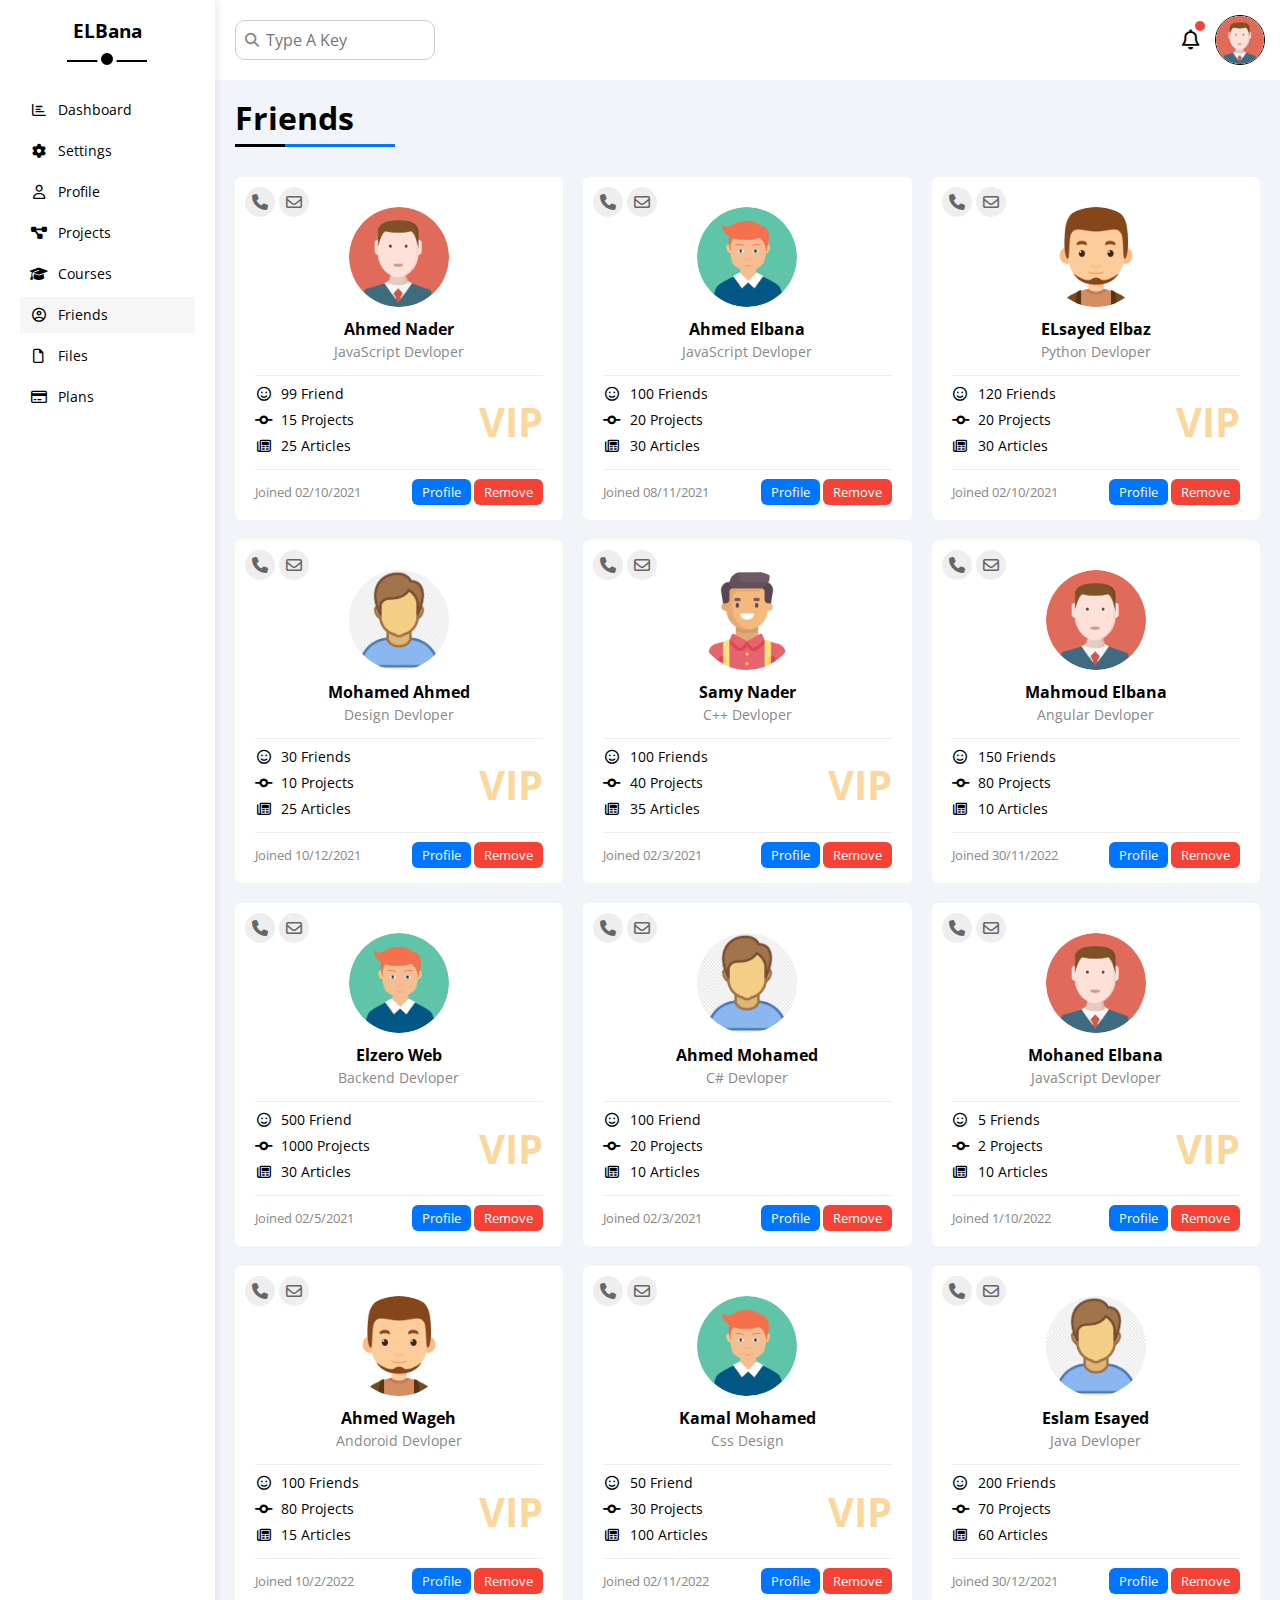
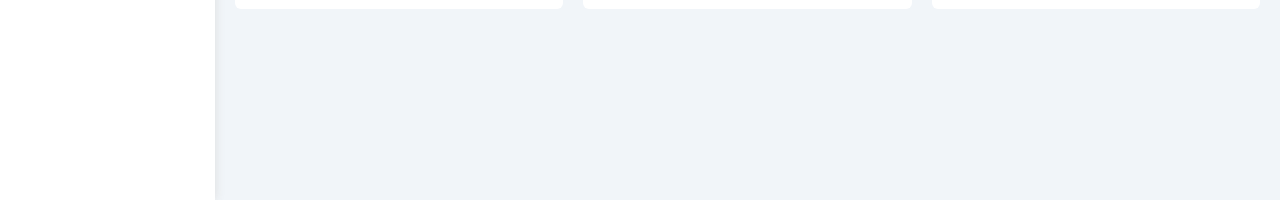
<file: friends.html>
<!DOCTYPE html>
<html lang="en">

<head>
    <meta charset="UTF-8">
    <meta http-equiv="X-UA-Compatible" content="IE=edge">
    <meta name="viewport" content="width=device-width, initial-scale=1.0">
    <title>Templete 4 || Friends</title>
    <link rel="stylesheet" href="css/all.min.css">
    <link rel="stylesheet" href="css/framework.css">
    <link rel="stylesheet" href="css/project.css">

    <link rel="stylesheet" href="css/nor.css">
    <link rel="preconnect" href="https://fonts.googleapis.com" />
    <link rel="preconnect" href="https://fonts.gstatic.com" crossorigin />
    <link href="https://fonts.googleapis.com/css2?family=Open+Sans:wght@300;500&#038;display=swap" rel="stylesheet" />
</head>

<body>
    <div class="page d-flex">
        <div class="sidepar p-20 <!--m-20--> bg-white p-relative">
            <h3 class="mt-0 txt-c p-relative">ELBana</h3>
            <ul>
                <li>
                    <a class=" d-flex align-center fs-14 c-black rad-6 p-10" href="index.html">
                        <i class="fa-regular fa-chart-bar fa-fw"></i>
                        <span>Dashboard</span>
                    </a>
                </li>
                <li>
                    <a class=" d-flex align-center fs-14 c-black rad-6 p-10" href="settings.html">
                        <i class="fa-solid fa-gear fa-fw"></i>
                        <span>Settings</span>
                    </a>
                </li>
                <li>
                    <a class=" d-flex align-center fs-14 c-black rad-6 p-10" href="profile.html">
                        <i class="fa-regular fa-user fa-fw"></i>
                        <span>Profile</span>
                    </a>
                </li>
                <li>
                    <a class=" d-flex align-center fs-14 c-black rad-6 p-10" href="projects.html">
                        <i class="fa-solid fa-diagram-project fa-fw"></i>
                        <span>Projects</span>
                    </a>
                </li>
                <li>
                    <a class=" d-flex align-center fs-14 c-black rad-6 p-10" href="courses.html">
                        <i class="fa-solid fa-graduation-cap fa-fw"></i>
                        <span>Courses</span>
                    </a>
                </li>
                <li>
                    <a class="active d-flex align-center fs-14 c-black rad-6 p-10" href="friends.html">
                        <i class="fa-regular fa-circle-user fa-fw"></i>
                        <span>Friends</span>
                    </a>
                </li>
                <li>
                    <a class="d-flex align-center fs-14 c-black rad-6 p-10" href="files.html">
                        <i class="fa-regular fa-file fa-fw"></i>
                        <span>Files</span>
                    </a>
                </li>
                <li>
                    <a class="d-flex align-center fs-14 c-black rad-6 p-10" href="plans.html">
                        <i class="fa-regular fa-credit-card fa-fw"></i>
                        <span>Plans</span>
                    </a>
                </li>
            </ul>
        </div>
        <div class="content w-full">
            <!-- start head -->
            <div class="head bg-white p-15 between-flex">
                <div class="search p-relative">
                    <input class="p-10" type="search" placeholder="Type A Key">
                </div>
                <div class="icons d-flex align-center">
                    <span class="notifcation p-relative">
                    <i class="fa-regular fa-bell fa-lg"></i>
                    </span>
                    <img src="images/nn.png" alt="this is image">
                </div>
            </div>
            <!-- end head -->
            <h1 class="p-relative">Friends</h1>
            <!-- start friends-page -->
            <div class="frends-page d-grid m-20 gap-20">
                <div class="friend p-20 rd-6 bg-white p-relative">
                    <div class="contact ">
                        <i class="fa-solid fa-phone"></i>
                        <i class="fa-regular fa-envelope"></i>
                    </div>
                    <div class="txt-c">
                        <img class="w-100 mt-10 mb-10 rad-half" src="images/nn.png" alt="">
                        <h4 class="m-0">Ahmed Nader</h4>
                        <p class="c-grey fs-14 mt-5 mb-0">JavaScript Devloper</p>
                    </div>
                    <div class="icons fs-14 p-relative">
                        <div class="mb-10">
                            <i class="fa-regular fa-face-smile fa-fw"></i>
                            <span>99 Friend</span>
                        </div>
                        <div class="mb-10">
                            <i class="fa-solid fa-code-commit fa-fw"></i>
                            <span>15 Projects</span>
                        </div>
                        <div>
                            <i class="fa-regular fa-newspaper fa-fw"></i>
                            <span>25 Articles</span>
                        </div>
                        <span class="vip fw-bold c-orange">VIP</span>
                    </div>
                    <div class="info between-flex fs-13">
                        <span class="c-grey">Joined 02/10/2021</span>
                        <div>
                            <a class="bg-blue c-white btn-shape" href="profile.html">Profile</a>
                            <a class="bg-red c-white btn-shape" href="#">Remove</a>
                        </div>
                    </div>
                </div>
                <div class="friend p-20 rd-6 bg-white p-relative">
                    <div class="contact ">
                        <i class="fa-solid fa-phone"></i>
                        <i class="fa-regular fa-envelope"></i>
                    </div>
                    <div class="txt-c">
                        <img class="w-100 mt-10 mb-10 rad-half" src="images/tt.png" alt="">
                        <h4 class="m-0">Ahmed Elbana</h4>
                        <p class="c-grey fs-14 mt-5 mb-0">JavaScript Devloper</p>
                    </div>
                    <div class="icons fs-14 p-relative">
                        <div class="mb-10">
                            <i class="fa-regular fa-face-smile fa-fw"></i>
                            <span>100 Friends</span>
                        </div>
                        <div class="mb-10">
                            <i class="fa-solid fa-code-commit fa-fw"></i>
                            <span>20 Projects</span>
                        </div>
                        <div>
                            <i class="fa-regular fa-newspaper fa-fw"></i>
                            <span>30 Articles</span>
                        </div>

                    </div>
                    <div class="info between-flex fs-13">
                        <span class="c-grey">Joined 08/11/2021</span>
                        <div>
                            <a class="bg-blue c-white btn-shape" href="profile.html">Profile</a>
                            <a class="bg-red c-white btn-shape" href="#">Remove</a>
                        </div>
                    </div>
                </div>
                <div class="friend p-20 rd-6 bg-white p-relative">
                    <div class="contact ">
                        <i class="fa-solid fa-phone"></i>
                        <i class="fa-regular fa-envelope"></i>
                    </div>
                    <div class="txt-c">
                        <img class="w-100 mt-10 mb-10 rad-half" src="images/ss.png" alt="">
                        <h4 class="m-0">ELsayed Elbaz</h4>
                        <p class="c-grey fs-14 mt-5 mb-0">Python Devloper</p>
                    </div>
                    <div class="icons fs-14 p-relative">
                        <div class="mb-10">
                            <i class="fa-regular fa-face-smile fa-fw"></i>
                            <span>120 Friends</span>
                        </div>
                        <div class="mb-10">
                            <i class="fa-solid fa-code-commit fa-fw"></i>
                            <span>20 Projects</span>
                        </div>
                        <div>
                            <i class="fa-regular fa-newspaper fa-fw"></i>
                            <span>30 Articles</span>
                        </div>
                        <span class="vip c-orange fw-bold">VIP</span>
                    </div>
                    <div class="info between-flex fs-13">
                        <span class="c-grey">Joined 02/10/2021</span>
                        <div>
                            <a class="bg-blue c-white btn-shape" href="profile.html">Profile</a>
                            <a class="bg-red c-white btn-shape" href="#">Remove</a>
                        </div>
                    </div>
                </div>
                <div class="friend p-20 rd-6 bg-white p-relative">
                    <div class="contact ">
                        <i class="fa-solid fa-phone"></i>
                        <i class="fa-regular fa-envelope"></i>
                    </div>
                    <div class="txt-c">
                        <img class="w-100 mt-10 mb-10 rad-half" src="images/kk.png" alt="">
                        <h4 class="m-0">Mohamed Ahmed</h4>
                        <p class="c-grey fs-14 mt-5 mb-0">Design Devloper</p>
                    </div>
                    <div class="icons fs-14 p-relative">
                        <div class="mb-10">
                            <i class="fa-regular fa-face-smile fa-fw"></i>
                            <span>30 Friends</span>
                        </div>
                        <div class="mb-10">
                            <i class="fa-solid fa-code-commit fa-fw"></i>
                            <span>10 Projects</span>
                        </div>
                        <div>
                            <i class="fa-regular fa-newspaper fa-fw"></i>
                            <span>25 Articles</span>
                        </div>
                        <span class="vip fw-bold c-orange">VIP</span>
                    </div>
                    <div class="info between-flex fs-13">
                        <span class="c-grey">Joined 10/12/2021</span>
                        <div>
                            <a class="bg-blue c-white btn-shape" href="profile.html">Profile</a>
                            <a class="bg-red c-white btn-shape" href="#">Remove</a>
                        </div>
                    </div>
                </div>
                <div class="friend p-20 rd-6 bg-white p-relative">
                    <div class="contact ">
                        <i class="fa-solid fa-phone"></i>
                        <i class="fa-regular fa-envelope"></i>
                    </div>
                    <div class="txt-c">
                        <img class="w-100 mt-10 mb-10 rad-half" src="images/ll.png" alt="">
                        <h4 class="m-0">Samy Nader</h4>
                        <p class="c-grey fs-14 mt-5 mb-0">C++ Devloper</p>
                    </div>
                    <div class="icons fs-14 p-relative">
                        <div class="mb-10">
                            <i class="fa-regular fa-face-smile fa-fw"></i>
                            <span>100 Friends</span>
                        </div>
                        <div class="mb-10">
                            <i class="fa-solid fa-code-commit fa-fw"></i>
                            <span>40 Projects</span>
                        </div>
                        <div>
                            <i class="fa-regular fa-newspaper fa-fw"></i>
                            <span>35 Articles</span>
                        </div>
                        <span class="vip fw-bold c-orange">VIP</span>
                    </div>
                    <div class="info between-flex fs-13">
                        <span class="c-grey">Joined 02/3/2021</span>
                        <div>
                            <a class="bg-blue c-white btn-shape" href="profile.html">Profile</a>
                            <a class="bg-red c-white btn-shape" href="#">Remove</a>
                        </div>
                    </div>
                </div>
                <div class="friend p-20 rd-6 bg-white p-relative">
                    <div class="contact ">
                        <i class="fa-solid fa-phone"></i>
                        <i class="fa-regular fa-envelope"></i>
                    </div>
                    <div class="txt-c">
                        <img class="w-100 mt-10 mb-10 rad-half" src="images/nn.png" alt="">
                        <h4 class="m-0">Mahmoud Elbana</h4>
                        <p class="c-grey fs-14 mt-5 mb-0">Angular Devloper</p>
                    </div>
                    <div class="icons fs-14 p-relative">
                        <div class="mb-10">
                            <i class="fa-regular fa-face-smile fa-fw"></i>
                            <span>150 Friends</span>
                        </div>
                        <div class="mb-10">
                            <i class="fa-solid fa-code-commit fa-fw"></i>
                            <span>80 Projects</span>
                        </div>
                        <div>
                            <i class="fa-regular fa-newspaper fa-fw"></i>
                            <span>10 Articles</span>
                        </div>
                    </div>
                    <div class="info between-flex fs-13">
                        <span class="c-grey">Joined 30/11/2022</span>
                        <div>
                            <a class="bg-blue c-white btn-shape" href="profile.html">Profile</a>
                            <a class="bg-red c-white btn-shape" href="#">Remove</a>
                        </div>
                    </div>
                </div>
                <div class="friend p-20 rd-6 bg-white p-relative">
                    <div class="contact ">
                        <i class="fa-solid fa-phone"></i>
                        <i class="fa-regular fa-envelope"></i>
                    </div>
                    <div class="txt-c">
                        <img class="w-100 mt-10 mb-10 rad-half" src="images/tt.png" alt="">
                        <h4 class="m-0">Elzero Web</h4>
                        <p class="c-grey fs-14 mt-5 mb-0">Backend Devloper</p>
                    </div>
                    <div class="icons fs-14 p-relative">
                        <div class="mb-10">
                            <i class="fa-regular fa-face-smile fa-fw"></i>
                            <span>500 Friend</span>
                        </div>
                        <div class="mb-10">
                            <i class="fa-solid fa-code-commit fa-fw"></i>
                            <span>1000 Projects</span>
                        </div>
                        <div>
                            <i class="fa-regular fa-newspaper fa-fw"></i>
                            <span>30 Articles</span>
                        </div>
                        <span class="vip fw-bold c-orange">VIP</span>
                    </div>
                    <div class="info between-flex fs-13">
                        <span class="c-grey">Joined 02/5/2021</span>
                        <div>
                            <a class="bg-blue c-white btn-shape" href="profile.html">Profile</a>
                            <a class="bg-red c-white btn-shape" href="#">Remove</a>
                        </div>
                    </div>
                </div>
                <div class="friend p-20 rd-6 bg-white p-relative">
                    <div class="contact ">
                        <i class="fa-solid fa-phone"></i>
                        <i class="fa-regular fa-envelope"></i>
                    </div>
                    <div class="txt-c">
                        <img class="w-100 mt-10 mb-10 rad-half" src="images/kk.png" alt="">
                        <h4 class="m-0">Ahmed Mohamed</h4>
                        <p class="c-grey fs-14 mt-5 mb-0">C# Devloper</p>
                    </div>
                    <div class="icons fs-14 p-relative">
                        <div class="mb-10">
                            <i class="fa-regular fa-face-smile fa-fw"></i>
                            <span>100 Friend</span>
                        </div>
                        <div class="mb-10">
                            <i class="fa-solid fa-code-commit fa-fw"></i>
                            <span>20 Projects</span>
                        </div>
                        <div>
                            <i class="fa-regular fa-newspaper fa-fw"></i>
                            <span>10 Articles</span>
                        </div>
                    </div>
                    <div class="info between-flex fs-13">
                        <span class="c-grey">Joined 02/3/2021</span>
                        <div>
                            <a class="bg-blue c-white btn-shape" href="profile.html">Profile</a>
                            <a class="bg-red c-white btn-shape" href="#">Remove</a>
                        </div>
                    </div>
                </div>
                <div class="friend p-20 rd-6 bg-white p-relative">
                    <div class="contact ">
                        <i class="fa-solid fa-phone"></i>
                        <i class="fa-regular fa-envelope"></i>
                    </div>
                    <div class="txt-c">
                        <img class="w-100 mt-10 mb-10 rad-half" src="images/nn.png" alt="">
                        <h4 class="m-0">Mohaned Elbana</h4>
                        <p class="c-grey fs-14 mt-5 mb-0">JavaScript Devloper</p>
                    </div>
                    <div class="icons fs-14 p-relative">
                        <div class="mb-10">
                            <i class="fa-regular fa-face-smile fa-fw"></i>
                            <span>5 Friends</span>
                        </div>
                        <div class="mb-10">
                            <i class="fa-solid fa-code-commit fa-fw"></i>
                            <span>2 Projects</span>
                        </div>
                        <div>
                            <i class="fa-regular fa-newspaper fa-fw"></i>
                            <span>10 Articles</span>
                        </div>
                        <span class="vip fw-bold c-orange">VIP</span>
                    </div>
                    <div class="info between-flex fs-13">
                        <span class="c-grey">Joined 1/10/2022</span>
                        <div>
                            <a class="bg-blue c-white btn-shape" href="profile.html">Profile</a>
                            <a class="bg-red c-white btn-shape" href="#">Remove</a>
                        </div>
                    </div>
                </div>
                <div class="friend p-20 rd-6 bg-white p-relative">
                    <div class="contact ">
                        <i class="fa-solid fa-phone"></i>
                        <i class="fa-regular fa-envelope"></i>
                    </div>
                    <div class="txt-c">
                        <img class="w-100 mt-10 mb-10 rad-half" src="images/ss.png" alt="">
                        <h4 class="m-0">Ahmed Wageh</h4>
                        <p class="c-grey fs-14 mt-5 mb-0">Andoroid Devloper</p>
                    </div>
                    <div class="icons fs-14 p-relative">
                        <div class="mb-10">
                            <i class="fa-regular fa-face-smile fa-fw"></i>
                            <span>100 Friends</span>
                        </div>
                        <div class="mb-10">
                            <i class="fa-solid fa-code-commit fa-fw"></i>
                            <span>80 Projects</span>
                        </div>
                        <div>
                            <i class="fa-regular fa-newspaper fa-fw"></i>
                            <span>15 Articles</span>
                        </div>
                        <span class="vip fw-bold c-orange">VIP</span>
                    </div>
                    <div class="info between-flex fs-13">
                        <span class="c-grey">Joined 10/2/2022</span>
                        <div>
                            <a class="bg-blue c-white btn-shape" href="profile.html">Profile</a>
                            <a class="bg-red c-white btn-shape" href="#">Remove</a>
                        </div>
                    </div>
                </div>
                <div class="friend p-20 rd-6 bg-white p-relative">
                    <div class="contact ">
                        <i class="fa-solid fa-phone"></i>
                        <i class="fa-regular fa-envelope"></i>
                    </div>
                    <div class="txt-c">
                        <img class="w-100 mt-10 mb-10 rad-half" src="images/tt.png" alt="">
                        <h4 class="m-0">Kamal Mohamed</h4>
                        <p class="c-grey fs-14 mt-5 mb-0">Css Design</p>
                    </div>
                    <div class="icons fs-14 p-relative">
                        <div class="mb-10">
                            <i class="fa-regular fa-face-smile fa-fw"></i>
                            <span>50 Friend</span>
                        </div>
                        <div class="mb-10">
                            <i class="fa-solid fa-code-commit fa-fw"></i>
                            <span>30 Projects</span>
                        </div>
                        <div>
                            <i class="fa-regular fa-newspaper fa-fw"></i>
                            <span>100 Articles</span>
                        </div>
                        <span class="vip fw-bold c-orange">VIP</span>
                    </div>
                    <div class="info between-flex fs-13">
                        <span class="c-grey">Joined 02/11/2022</span>
                        <div>
                            <a class="bg-blue c-white btn-shape" href="profile.html">Profile</a>
                            <a class="bg-red c-white btn-shape" href="#">Remove</a>
                        </div>
                    </div>
                </div>
                <div class="friend p-20 rd-6 bg-white p-relative">
                    <div class="contact ">
                        <i class="fa-solid fa-phone"></i>
                        <i class="fa-regular fa-envelope"></i>
                    </div>
                    <div class="txt-c">
                        <img class="w-100 mt-10 mb-10 rad-half" src="images/kk.png" alt="">
                        <h4 class="m-0">Eslam Esayed</h4>
                        <p class="c-grey fs-14 mt-5 mb-0">Java Devloper</p>
                    </div>
                    <div class="icons fs-14 p-relative">
                        <div class="mb-10">
                            <i class="fa-regular fa-face-smile fa-fw"></i>
                            <span>200 Friends</span>
                        </div>
                        <div class="mb-10">
                            <i class="fa-solid fa-code-commit fa-fw"></i>
                            <span>70 Projects</span>
                        </div>
                        <div>
                            <i class="fa-regular fa-newspaper fa-fw"></i>
                            <span>60 Articles</span>
                        </div>
                    </div>
                    <div class="info between-flex fs-13">
                        <span class="c-grey">Joined 30/12/2021</span>
                        <div>
                            <a class="bg-blue c-white btn-shape" href="profile.html">Profile</a>
                            <a class="bg-red c-white btn-shape" href="#">Remove</a>
                        </div>
                    </div>
                </div>
            </div>
            <!-- end-friends-page -->
        </div>
    </div>
</body>

</html>
</file>
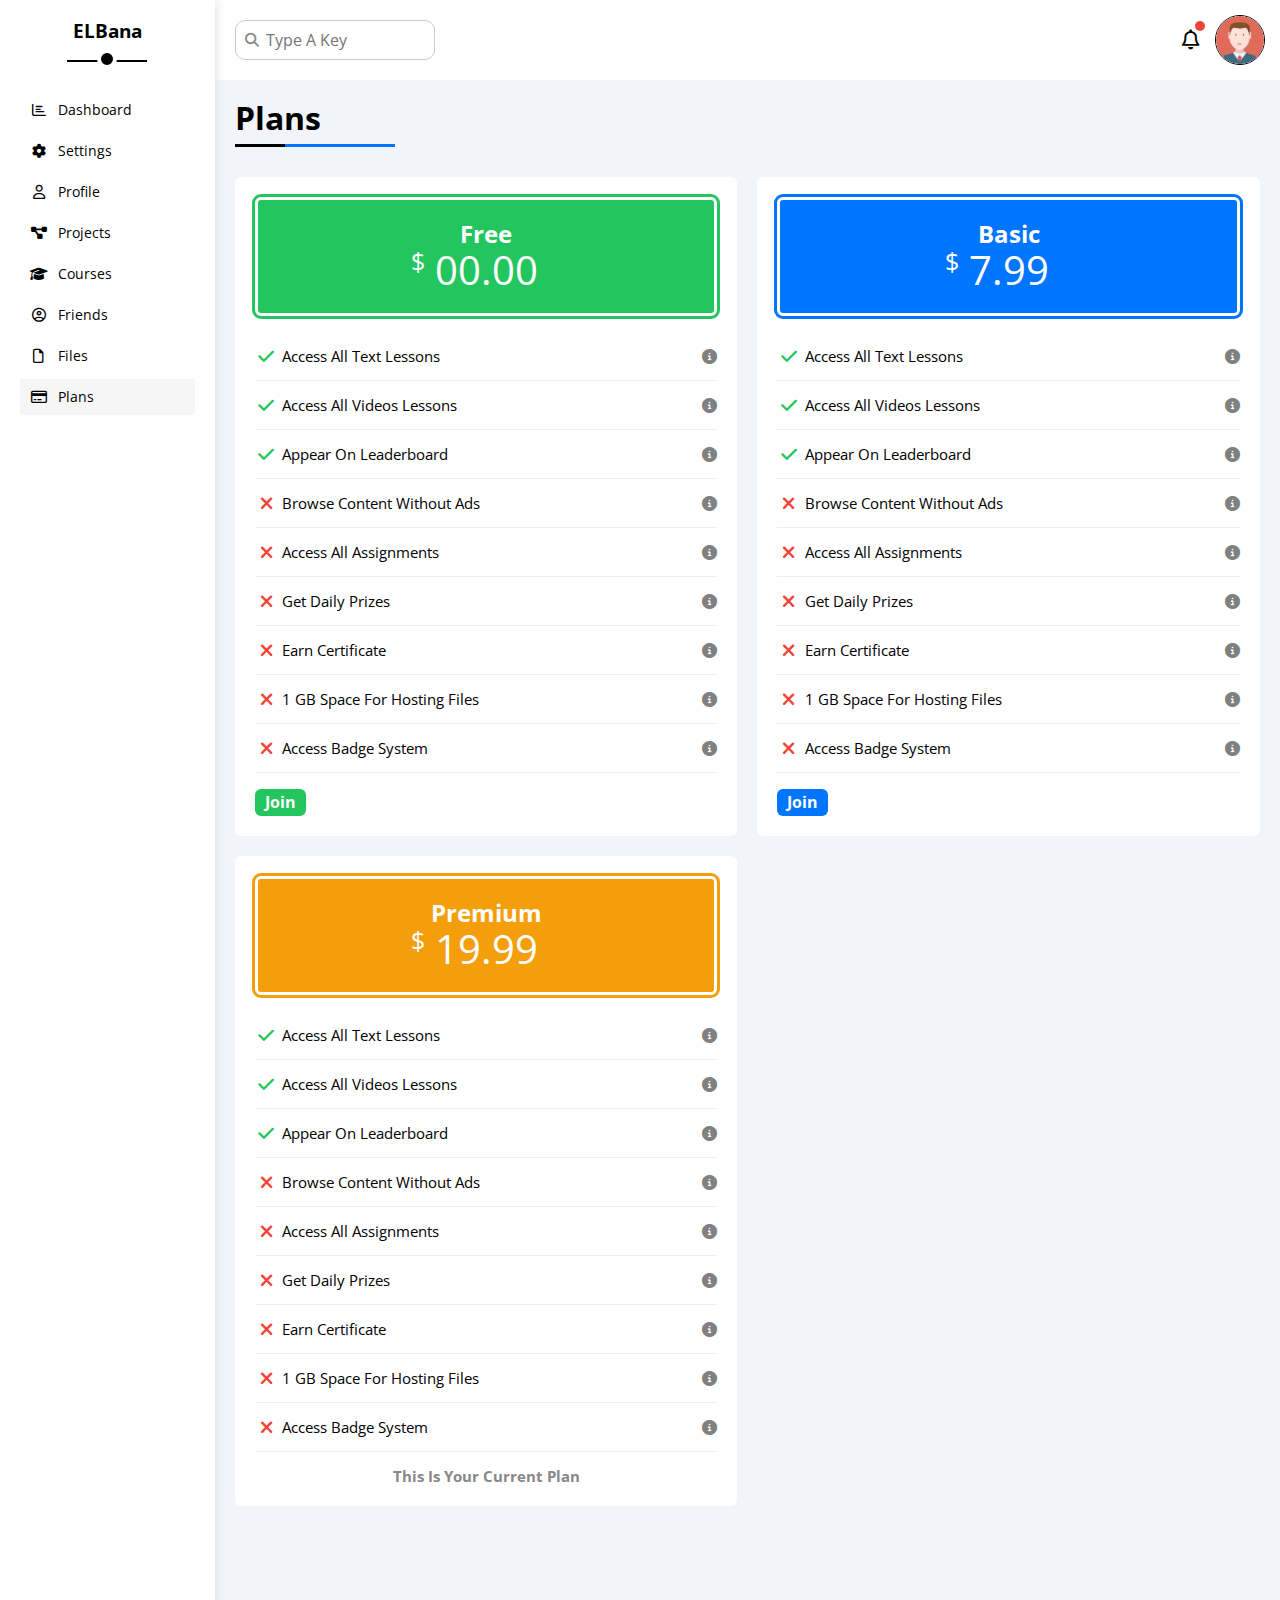
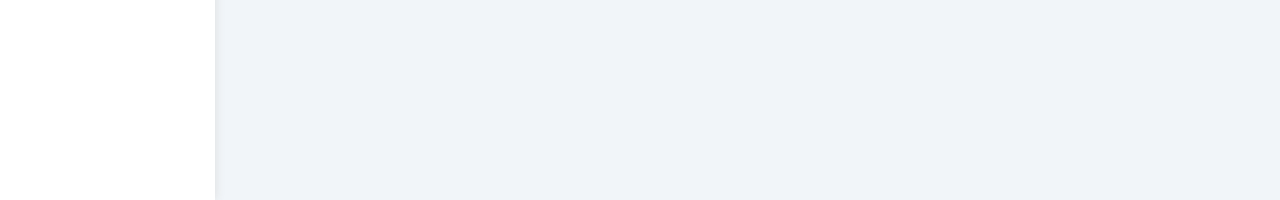
<file: plans.html>
<!DOCTYPE html>
<html lang="en">

<head>
    <meta charset="UTF-8">
    <meta http-equiv="X-UA-Compatible" content="IE=edge">
    <meta name="viewport" content="width=device-width, initial-scale=1.0">
    <title>Templete 4 || Plans</title>
    <link rel="stylesheet" href="css/all.min.css">
    <link rel="stylesheet" href="css/framework.css">
    <link rel="stylesheet" href="css/project.css">

    <link rel="stylesheet" href="css/nor.css">
    <link rel="preconnect" href="https://fonts.googleapis.com" />
    <link rel="preconnect" href="https://fonts.gstatic.com" crossorigin />
    <link href="https://fonts.googleapis.com/css2?family=Open+Sans:wght@300;500&#038;display=swap" rel="stylesheet" />
</head>

<body>
    <div class="page d-flex">
        <div class="sidepar p-20 <!--m-20--> bg-white p-relative">
            <h3 class="mt-0 txt-c p-relative">ELBana</h3>
            <ul>
                <li>
                    <a class=" d-flex align-center fs-14 c-black rad-6 p-10" href="index.html">
                        <i class="fa-regular fa-chart-bar fa-fw"></i>
                        <span>Dashboard</span>
                    </a>
                </li>
                <li>
                    <a class=" d-flex align-center fs-14 c-black rad-6 p-10" href="settings.html">
                        <i class="fa-solid fa-gear fa-fw"></i>
                        <span>Settings</span>
                    </a>
                </li>
                <li>
                    <a class=" d-flex align-center fs-14 c-black rad-6 p-10" href="profile.html">
                        <i class="fa-regular fa-user fa-fw"></i>
                        <span>Profile</span>
                    </a>
                </li>
                <li>
                    <a class=" d-flex align-center fs-14 c-black rad-6 p-10" href="projects.html">
                        <i class="fa-solid fa-diagram-project fa-fw"></i>
                        <span>Projects</span>
                    </a>
                </li>
                <li>
                    <a class=" d-flex align-center fs-14 c-black rad-6 p-10" href="courses.html">
                        <i class="fa-solid fa-graduation-cap fa-fw"></i>
                        <span>Courses</span>
                    </a>
                </li>
                <li>
                    <a class=" d-flex align-center fs-14 c-black rad-6 p-10" href="friends.html">
                        <i class="fa-regular fa-circle-user fa-fw"></i>
                        <span>Friends</span>
                    </a>
                </li>
                <li>
                    <a class=" d-flex align-center fs-14 c-black rad-6 p-10" href="files.html">
                        <i class="fa-regular fa-file fa-fw"></i>
                        <span>Files</span>
                    </a>
                </li>
                <li>
                    <a class="active d-flex align-center fs-14 c-black rad-6 p-10" href="plans.html">
                        <i class="fa-regular fa-credit-card fa-fw"></i>
                        <span>Plans</span>
                    </a>
                </li>
            </ul>
        </div>
        <div class="content w-full">
            <!-- start head -->
            <div class="head bg-white p-15 between-flex">
                <div class="search p-relative">
                    <input class="p-10" type="search" placeholder="Type A Key">
                </div>
                <div class="icons d-flex align-center">
                    <span class="notifcation p-relative">
                    <i class="fa-regular fa-bell fa-lg"></i>
                    </span>
                    <img src="images/nn.png" alt="this is image">
                </div>
            </div>
            <!-- end head -->
            <h1 class="p-relative">Plans</h1>
            <!-- start plans-page -->
            <div class="plans-page d-grid gap-20 m-20">
                <div class="plan green bg-white p-20 rd-6">
                    <div class="top bg-green p-20 txt-c rd-6">
                        <h2 class="m-0 c-white">Free</h2>
                        <div class="price c-white"><span>$</span>00.00</div>
                    </div>
                    <ul>
                        <li>
                            <i class="fa-solid fa-check fa-fw yes"></i>
                            <span>Access All Text Lessons</span>
                            <i class="fa-solid fa-circle-info help"></i>
                        </li>
                        <li>
                            <i class="fa-solid fa-check fa-fw yes"></i>
                            <span>Access All Videos Lessons</span>
                            <i class="fa-solid fa-circle-info help"></i>
                        </li>
                        <li>
                            <i class="fa-solid fa-check fa-fw yes"></i>
                            <span>Appear On Leaderboard</span>
                            <i class="fa-solid fa-circle-info help"></i>
                        </li>
                        <li>
                            <i class="fa-solid fa-xmark fa-fw"></i>
                            <span>Browse Content Without Ads</span>
                            <i class="fa-solid fa-circle-info help"></i>
                        </li>
                        <li>
                            <i class="fa-solid fa-xmark fa-fw"></i>
                            <span>Access All Assignments</span>
                            <i class="fa-solid fa-circle-info help"></i>
                        </li>
                        <li>
                            <i class="fa-solid fa-xmark fa-fw"></i>
                            <span>Get Daily Prizes</span>
                            <i class="fa-solid fa-circle-info help"></i>
                        </li>
                        <li>
                            <i class="fa-solid fa-xmark fa-fw"></i>
                            <span>Earn Certificate</span>
                            <i class="fa-solid fa-circle-info help"></i>
                        </li>
                        <li>
                            <i class="fa-solid fa-xmark fa-fw"></i>
                            <span>1 GB Space For Hosting Files</span>
                            <i class="fa-solid fa-circle-info help"></i>
                        </li>
                        <li>
                            <i class="fa-solid fa-xmark fa-fw"></i>
                            <span>Access Badge System</span>
                            <i class="fa-solid fa-circle-info help"></i>
                        </li>
                    </ul>
                    <a href="#" class="bg-green c-white btn-shape d-block w-fit  fw-bold">Join</a>
                </div>
                <div class="plan blue bg-white p-20 rd-6">
                    <div class="top bg-blue p-20 txt-c rd-6">
                        <h2 class="m-0 c-white">Basic</h2>
                        <div class="price c-white"><span>$</span>7.99</div>
                    </div>
                    <ul>
                        <li>
                            <i class="fa-solid fa-check fa-fw yes"></i>
                            <span>Access All Text Lessons</span>
                            <i class="fa-solid fa-circle-info help"></i>
                        </li>
                        <li>
                            <i class="fa-solid fa-check fa-fw yes"></i>
                            <span>Access All Videos Lessons</span>
                            <i class="fa-solid fa-circle-info help"></i>
                        </li>
                        <li>
                            <i class="fa-solid fa-check fa-fw yes"></i>
                            <span>Appear On Leaderboard</span>
                            <i class="fa-solid fa-circle-info help"></i>
                        </li>
                        <li>
                            <i class="fa-solid fa-xmark fa-fw"></i>
                            <span>Browse Content Without Ads</span>
                            <i class="fa-solid fa-circle-info help"></i>
                        </li>
                        <li>
                            <i class="fa-solid fa-xmark fa-fw"></i>
                            <span>Access All Assignments</span>
                            <i class="fa-solid fa-circle-info help"></i>
                        </li>
                        <li>
                            <i class="fa-solid fa-xmark fa-fw"></i>
                            <span>Get Daily Prizes</span>
                            <i class="fa-solid fa-circle-info help"></i>
                        </li>
                        <li>
                            <i class="fa-solid fa-xmark fa-fw"></i>
                            <span>Earn Certificate</span>
                            <i class="fa-solid fa-circle-info help"></i>
                        </li>
                        <li>
                            <i class="fa-solid fa-xmark fa-fw"></i>
                            <span>1 GB Space For Hosting Files</span>
                            <i class="fa-solid fa-circle-info help"></i>
                        </li>
                        <li>
                            <i class="fa-solid fa-xmark fa-fw"></i>
                            <span>Access Badge System</span>
                            <i class="fa-solid fa-circle-info help"></i>
                        </li>
                    </ul>
                    <a href="#" class="bg-blue c-white  d-block w-fit fw-bold btn-shape">Join</a>
                </div>
                <div class="plan orange bg-white p-20 rd-6">
                    <div class="top bg-orange p-20 txt-c rd-6">
                        <h2 class="m-0 c-white">Premium</h2>
                        <div class="price c-white"><span>$</span>19.99</div>
                    </div>
                    <ul>
                        <li>
                            <i class="fa-solid fa-check fa-fw yes"></i>
                            <span>Access All Text Lessons</span>
                            <i class="fa-solid fa-circle-info help"></i>
                        </li>
                        <li>
                            <i class="fa-solid fa-check fa-fw yes"></i>
                            <span>Access All Videos Lessons</span>
                            <i class="fa-solid fa-circle-info help"></i>
                        </li>
                        <li>
                            <i class="fa-solid fa-check fa-fw yes"></i>
                            <span>Appear On Leaderboard</span>
                            <i class="fa-solid fa-circle-info help"></i>
                        </li>
                        <li>
                            <i class="fa-solid fa-xmark fa-fw"></i>
                            <span>Browse Content Without Ads</span>
                            <i class="fa-solid fa-circle-info help"></i>
                        </li>
                        <li>
                            <i class="fa-solid fa-xmark fa-fw"></i>
                            <span>Access All Assignments</span>
                            <i class="fa-solid fa-circle-info help"></i>
                        </li>
                        <li>
                            <i class="fa-solid fa-xmark fa-fw"></i>
                            <span>Get Daily Prizes</span>
                            <i class="fa-solid fa-circle-info help"></i>
                        </li>
                        <li>
                            <i class="fa-solid fa-xmark fa-fw"></i>
                            <span>Earn Certificate</span>
                            <i class="fa-solid fa-circle-info help"></i>
                        </li>
                        <li>
                            <i class="fa-solid fa-xmark fa-fw"></i>
                            <span>1 GB Space For Hosting Files</span>
                            <i class="fa-solid fa-circle-info help"></i>
                        </li>
                        <li>
                            <i class="fa-solid fa-xmark fa-fw"></i>
                            <span>Access Badge System</span>
                            <i class="fa-solid fa-circle-info help"></i>
                        </li>
                    </ul>
                    <p class="txt-c c-grey fs-15 fw-bold m-0">This Is Your Current Plan</p>
                </div>
            </div>
            <!-- end plans-page -->
        </div>
    </div>
</body>

</html>
</file>
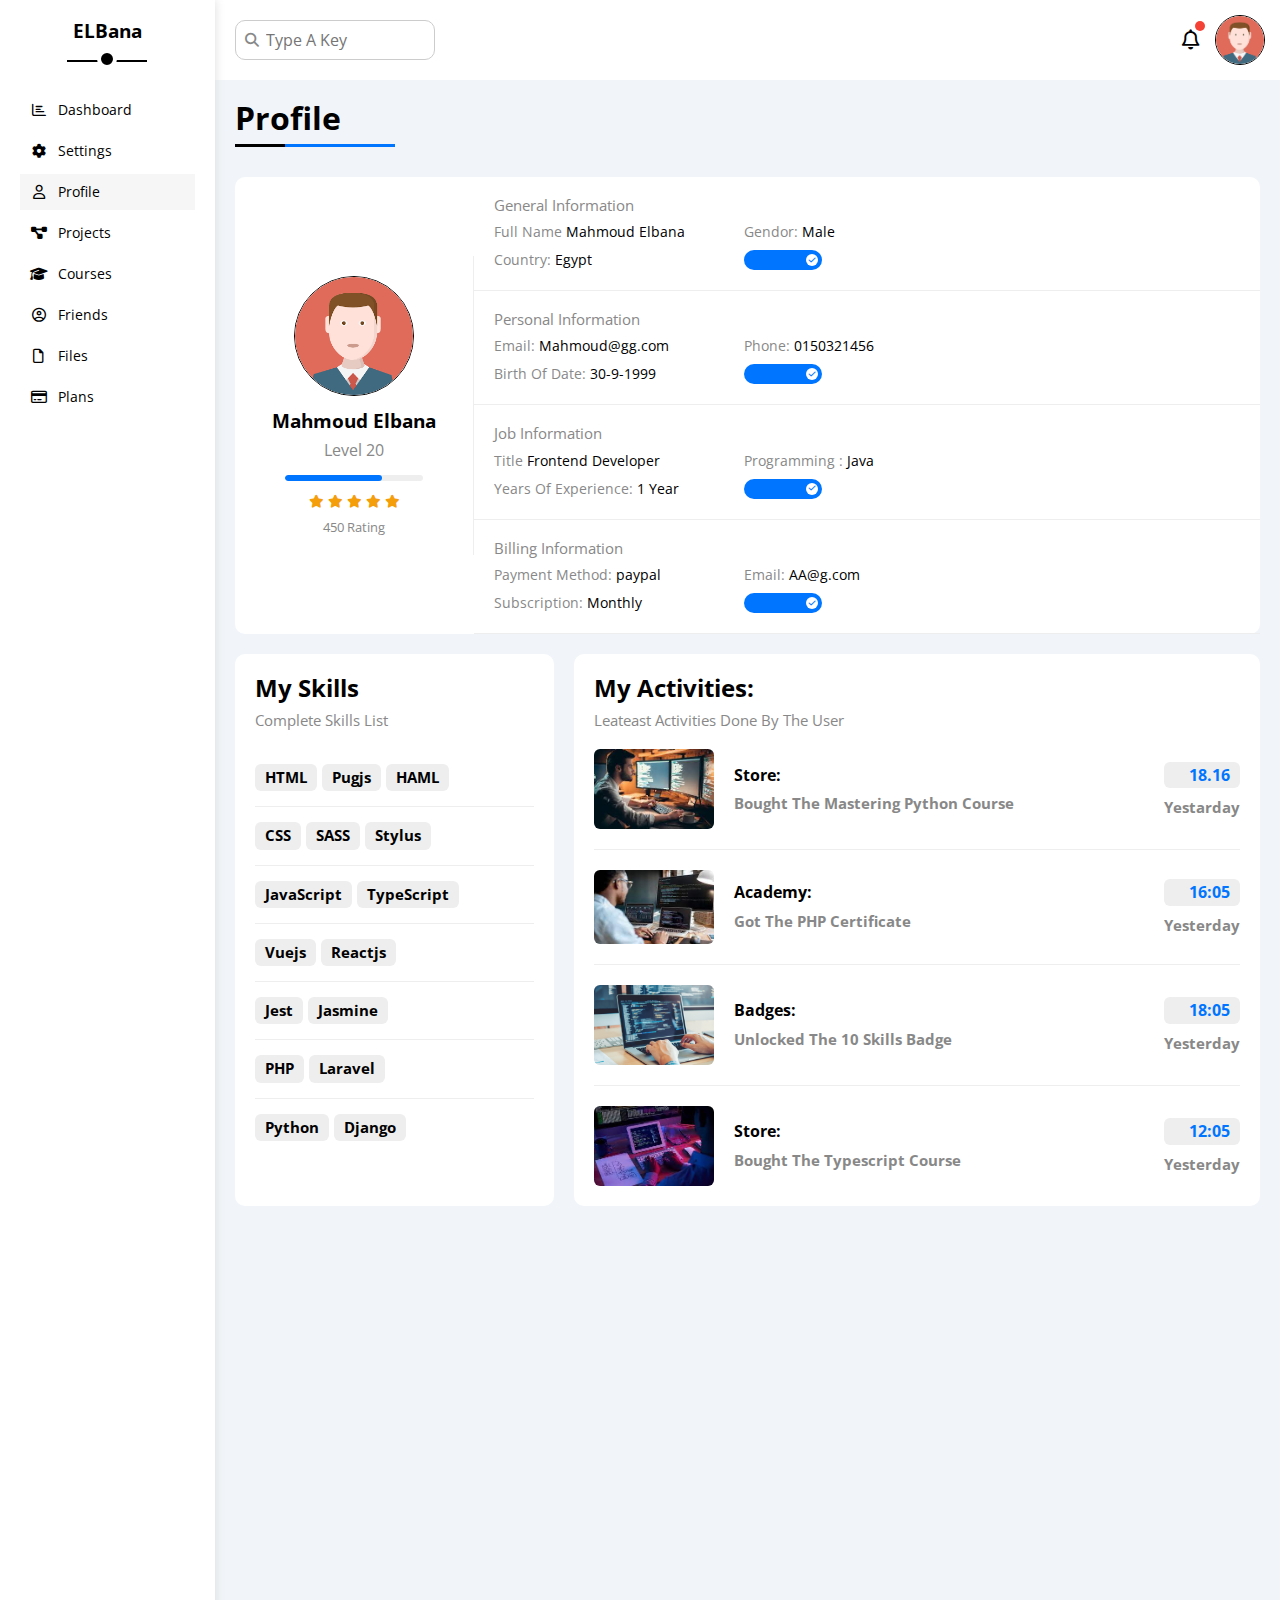
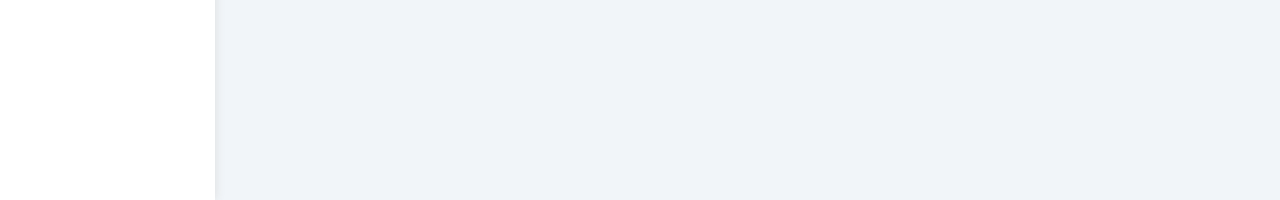
<file: profile.html>
<!DOCTYPE html>
<html lang="en">

<head>
    <meta charset="UTF-8">
    <meta http-equiv="X-UA-Compatible" content="IE=edge">
    <meta name="viewport" content="width=device-width, initial-scale=1.0">
    <title>Templete 4 || Profile</title>
    <link rel="stylesheet" href="css/all.min.css">
    <link rel="stylesheet" href="css/framework.css">
    <link rel="stylesheet" href="css/project.css">

    <link rel="stylesheet" href="css/nor.css">
    <link rel="preconnect" href="https://fonts.googleapis.com" />
    <link rel="preconnect" href="https://fonts.gstatic.com" crossorigin />
    <link href="https://fonts.googleapis.com/css2?family=Open+Sans:wght@300;500&#038;display=swap" rel="stylesheet" />
</head>

<body>
    <div class="page d-flex">
        <div class="sidepar p-20 <!--m-20--> bg-white p-relative">
            <h3 class="mt-0 txt-c p-relative">ELBana</h3>
            <ul>
                <li>
                    <a class=" d-flex align-center fs-14 c-black rad-6 p-10" href="index.html">
                        <i class="fa-regular fa-chart-bar fa-fw"></i>
                        <span>Dashboard</span>
                    </a>
                </li>
                <li>
                    <a class=" d-flex align-center fs-14 c-black rad-6 p-10" href="settings.html">
                        <i class="fa-solid fa-gear fa-fw"></i>
                        <span>Settings</span>
                    </a>
                </li>
                <li>
                    <a class="active d-flex align-center fs-14 c-black rad-6 p-10" href="profile.html">
                        <i class="fa-regular fa-user fa-fw"></i>
                        <span>Profile</span>
                    </a>
                </li>
                <li>
                    <a class="d-flex align-center fs-14 c-black rad-6 p-10" href="projects.html">
                        <i class="fa-solid fa-diagram-project fa-fw"></i>
                        <span>Projects</span>
                    </a>
                </li>
                <li>
                    <a class="d-flex align-center fs-14 c-black rad-6 p-10" href="courses.html">
                        <i class="fa-solid fa-graduation-cap fa-fw"></i>
                        <span>Courses</span>
                    </a>
                </li>
                <li>
                    <a class="d-flex align-center fs-14 c-black rad-6 p-10" href="friends.html">
                        <i class="fa-regular fa-circle-user fa-fw"></i>
                        <span>Friends</span>
                    </a>
                </li>
                <li>
                    <a class="d-flex align-center fs-14 c-black rad-6 p-10" href="files.html">
                        <i class="fa-regular fa-file fa-fw"></i>
                        <span>Files</span>
                    </a>
                </li>
                <li>
                    <a class="d-flex align-center fs-14 c-black rad-6 p-10" href="plans.html">
                        <i class="fa-regular fa-credit-card fa-fw"></i>
                        <span>Plans</span>
                    </a>
                </li>
            </ul>
        </div>
        <div class="content w-full">
            <!-- start head -->
            <div class="head bg-white p-15 between-flex">
                <div class="search p-relative">
                    <input class="p-10" type="search" placeholder="Type A Key">
                </div>
                <div class="icons d-flex align-center">
                    <span class="notifcation p-relative">
                    <i class="fa-regular fa-bell fa-lg"></i>
                    </span>
                    <img src="images/nn.png" alt="this is image">
                </div>
            </div>
            <!-- end head -->
            <h1 class="p-relative">Profile</h1>
            <!-- start profile page -->
            <div class="profile-page m-20">
                <!-- start overview -->
                <div class="overview bg-white rd-10  d-flex align-center ">
                    <div class="avatar-box p-20 txt-c">
                        <img width="100px" class="rad-half mb-10" src="images/nn.png" alt="">
                        <h3 class="m-0">Mahmoud Elbana</h3>
                        <p class="c-grey mt-10">Level 20</p>
                        <div class="level rd-6 bg-eee p-relative">
                            <span style="width: 70%"></span>
                        </div>
                        <div class="rating mt-10 mb-10">
                            <i class="fa-solid fa-star c-orange fs-13"></i>
                            <i class="fa-solid fa-star c-orange fs-13"></i>
                            <i class="fa-solid fa-star c-orange fs-13"></i>
                            <i class="fa-solid fa-star c-orange fs-13"></i>
                            <i class="fa-solid fa-star c-orange fs-13"></i>
                        </div>
                        <p class="c-grey fs-13 m-0">450 Rating</p>
                    </div>
                    <div class="info w-full txt-c-mobile">
                        <!-- start information row -->
                        <div class="box p-20 d-flex align-center">
                            <h4 class="c-grey fs-15 m-0 w-full">General Information</h4>
                            <div class="fs-14">
                                <span class="c-grey">Full Name</span>
                                <span>Mahmoud Elbana</span>
                            </div>
                            <div class="fs-14">
                                <span class="c-grey">Gendor:</span>
                                <span>Male</span>
                            </div>
                            <div class="fs-14">
                                <span class="c-grey">Country:</span>
                                <span>Egypt</span>
                            </div>
                            <div class="fs-14">
                                <label>
                                    <input class="toggel-checkbox" type="checkbox" checked>
                                    <div class="toggle-switch"></div>
                                </label>
                            </div>
                        </div>
                        <!-- end information row -->
                        <!-- start information row -->
                        <div class="box p-20 d-flex align-center">
                            <h4 class="c-grey fs-15 m-0 w-full">Personal Information</h4>
                            <div class="fs-14">
                                <span class="c-grey">Email:</span>
                                <span>Mahmoud@gg.com</span>
                            </div>
                            <div class="fs-14">
                                <span class="c-grey">Phone:</span>
                                <span>0150321456</span>
                            </div>
                            <div class="fs-14">
                                <span class="c-grey">Birth Of Date:</span>
                                <span>30-9-1999</span>
                            </div>
                            <div class="fs-14">
                                <label>
                                    <input class="toggel-checkbox" type="checkbox" checked>
                                    <div class="toggle-switch"></div>
                                </label>
                            </div>
                        </div>
                        <!-- end information row -->
                        <!-- start information row -->
                        <div class="box p-20 d-flex align-center">
                            <h4 class="c-grey fs-15 m-0 w-full">Job Information</h4>
                            <div class="fs-14">
                                <span class="c-grey">Title</span>
                                <span>Frontend Developer</span>
                            </div>
                            <div class="fs-14">
                                <span class="c-grey">Programming :</span>
                                <span>Java</span>
                            </div>
                            <div class="fs-14">
                                <span class="c-grey">Years Of Experience:</span>
                                <span>1 Year</span>
                            </div>
                            <div class="fs-14">
                                <label>
                                    <input class="toggel-checkbox" type="checkbox" checked>
                                    <div class="toggle-switch"></div>
                                </label>
                            </div>
                        </div>
                        <!-- end information row -->
                        <!-- start information row -->
                        <div class="box p-20 d-flex align-center">
                            <h4 class="c-grey fs-15 m-0 w-full">Billing Information</h4>
                            <div class="fs-14">
                                <span class="c-grey">Payment Method:</span>
                                <span>paypal</span>
                            </div>
                            <div class="fs-14">
                                <span class="c-grey">Email:</span>
                                <span>AA@g.com</span>
                            </div>
                            <div class="fs-14">
                                <span class="c-grey">Subscription:</span>
                                <span>Monthly</span>
                            </div>
                            <div class="fs-14">
                                <label>
                                    <input class="toggel-checkbox" type="checkbox" checked>
                                    <div class="toggle-switch"></div>
                                </label>
                            </div>
                        </div>
                        <!-- end information row -->
                    </div>
                </div>
                <!-- end overview -->
                <!-- start other data  -->
                <div class="other-data d-flex gap-20">
                    <div class="skills-card p-20 mt-20 bg-white rd-10">
                        <h2 class="mt-0 mb-10">My Skills</h2>
                        <p class="mt-0 mb-20 c-grey fs-15">Complete Skills List</p>
                        <ul class="m-0 txt-c-mobile">
                            <li><span>HTML</span><span>Pugjs</span><span>HAML</span></li>
                            <li><span>CSS</span><span>SASS</span><span>Stylus</span></li>
                            <li><span>JavaScript</span><span>TypeScript</span></li>
                            <li><span>Vuejs</span><span>Reactjs</span></li>
                            <li><span>Jest</span><span>Jasmine</span></li>
                            <li><span>PHP</span><span>Laravel</span></li>
                            <li><span>Python</span><span>Django</span></li>
                        </ul>
                    </div>
                    <div class="activities-card p-20 mt-20 bg-white rd-10">
                        <h2 class="mt-0 mb-10">My Activities:</h2>
                        <p class="mt-0 mb-20 c-grey fs-15">Leateast Activities Done By The User</p>
                        <div class="activity d-flex align-center txt-c-mobile">
                            <img src="images/activity4.jpg" alt="">
                            <div class="info">
                                <span class="d-block mb-10  fw-bold">Store:</span>
                                <span class="c-grey fs-15 fw-bold">Bought The Mastering Python Course</span>
                            </div>
                            <div class="date">
                                <span class="d-block mb-10 fw-bold c-blue c-blue bg-eee btn-shape">18.16</span>
                                <span class="c-grey fs-15 fw-bold">Yestarday</span>
                            </div>
                        </div>
                        <div class="activity d-flex align-center txt-c-mobile">
                            <img src="images/activity2.jpg" alt="">
                            <div class="info">
                                <span class="d-block mb-10 fw-bold ">Academy:</span>
                                <span class="c-grey fs-15 fw-bold">Got The PHP Certificate</span>
                            </div>
                            <div class="date">
                                <span class="d-block mb-10 fw-bold c-blue bg-eee btn-shape">16:05</span>
                                <span class="c-grey fs-15 fw-bold">Yesterday</span>
                            </div>
                        </div>
                        <div class="activity d-flex align-center txt-c-mobile">
                            <img decoding="async" src="images/activity.jpg" alt="" />
                            <div class="info">
                                <span class="d-block mb-10 fw-bold ">Badges:</span>
                                <span class="c-grey fs-15 fw-bold">Unlocked The 10 Skills Badge</span>
                            </div>
                            <div class="date">
                                <span class="d-block mb-10 fw-bold c-blue c-blue bg-eee btn-shape">18:05</span>
                                <span class="c-grey fs-15 fw-bold">Yesterday</span>
                            </div>
                        </div>
                        <div class="activity d-flex align-center txt-c-mobile">
                            <img decoding="async" src="images/activity1.jpg" alt="" />
                            <div class="info">
                                <span class="d-block mb-10 fw-bold ">Store:</span>
                                <span class="c-grey fs-15 fw-bold">Bought The Typescript Course</span>
                            </div>
                            <div class="date">
                                <span class="d-block mb-10 fw-bold c-blue c-blue bg-eee btn-shape">12:05</span>
                                <span class="c-grey fs-15 fw-bold">Yesterday</span>
                            </div>
                        </div>
                    </div>
                </div>
                <!-- end other data -->
            </div>
            <!-- end profile page -->
        </div>
    </div>
    </div>

</body>

</html>
</file>
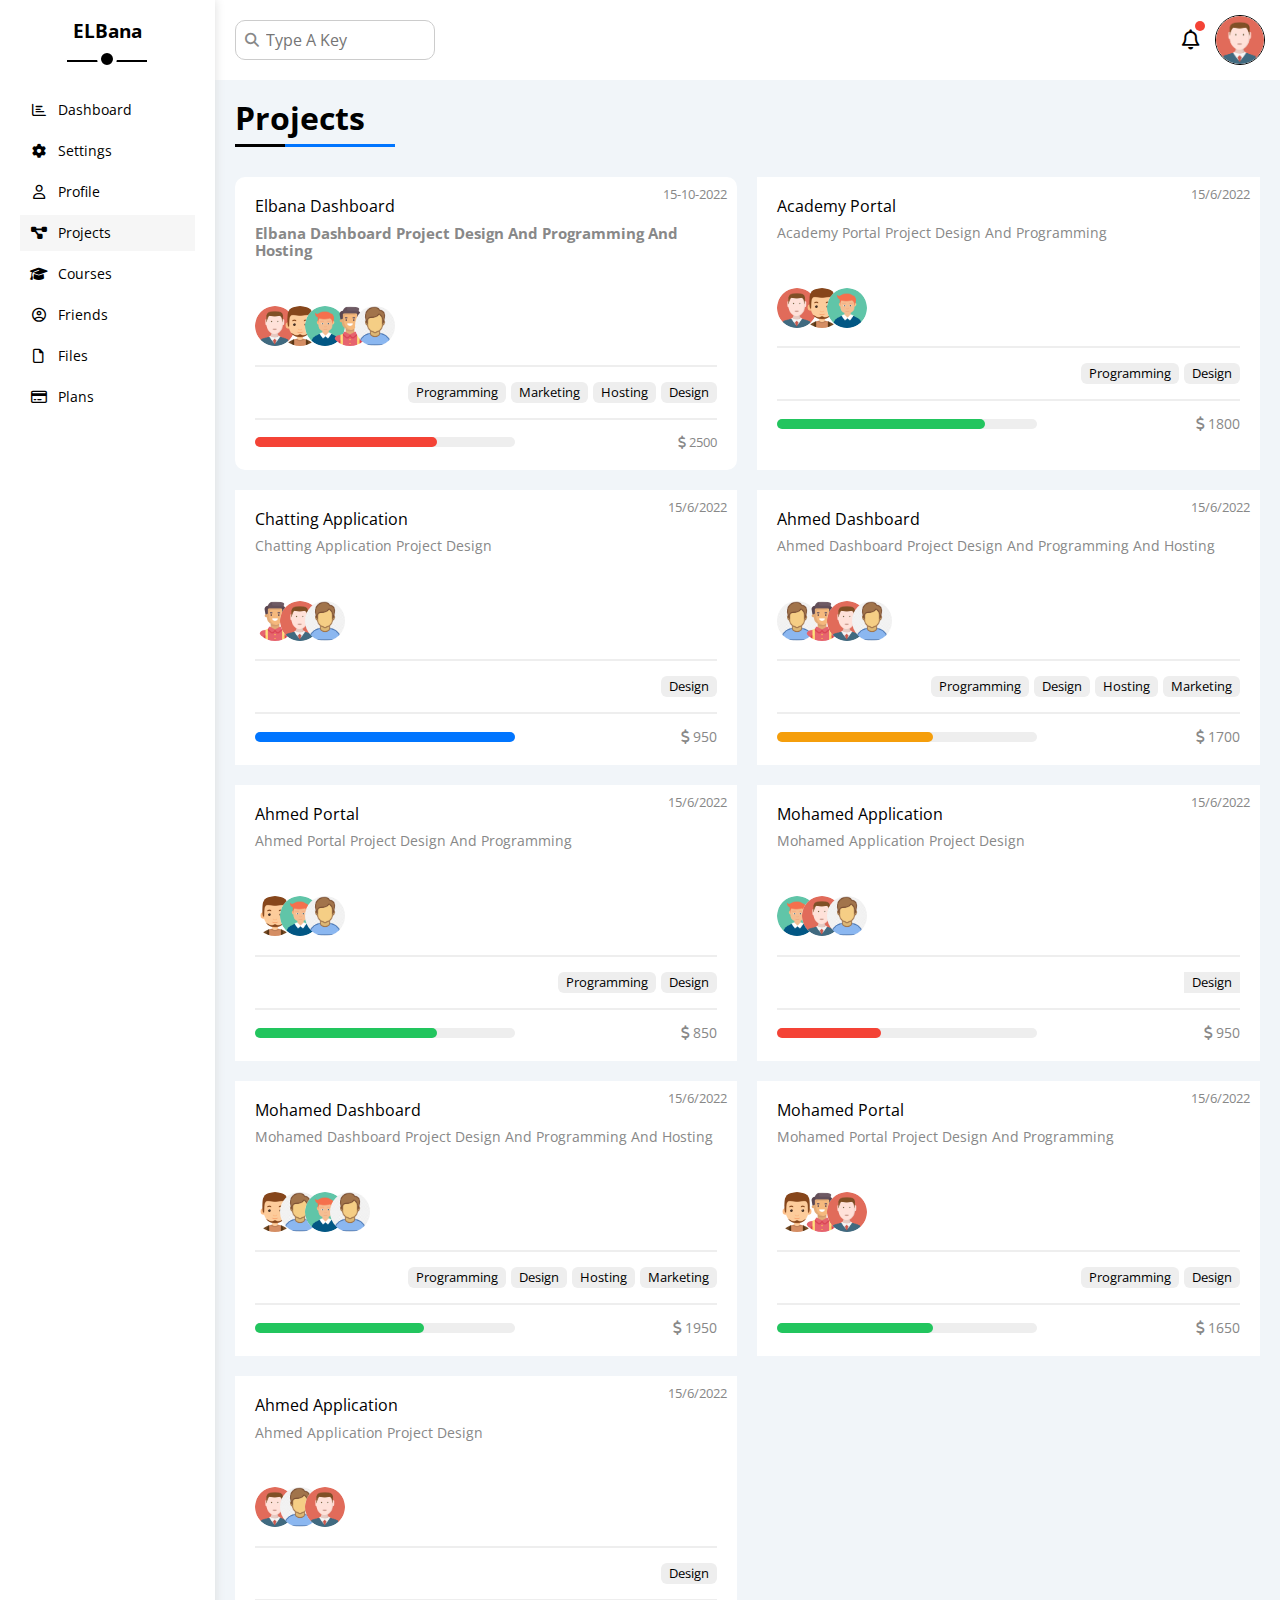
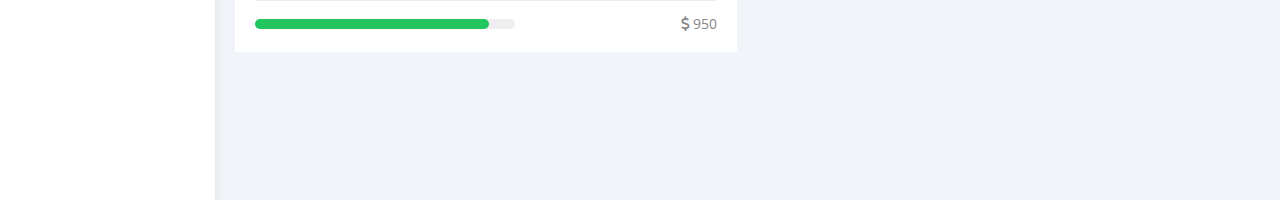
<file: projects.html>
<!DOCTYPE html>
<html lang="en">

<head>
    <meta charset="UTF-8">
    <meta http-equiv="X-UA-Compatible" content="IE=edge">
    <meta name="viewport" content="width=device-width, initial-scale=1.0">
    <title>Templete 4 || Projects</title>
    <link rel="stylesheet" href="css/all.min.css">
    <link rel="stylesheet" href="css/framework.css">
    <link rel="stylesheet" href="css/project.css">

    <link rel="stylesheet" href="css/nor.css">
    <link rel="preconnect" href="https://fonts.googleapis.com" />
    <link rel="preconnect" href="https://fonts.gstatic.com" crossorigin />
    <link href="https://fonts.googleapis.com/css2?family=Open+Sans:wght@300;500&#038;display=swap" rel="stylesheet" />
</head>

<body>
    <div class="page d-flex">
        <div class="sidepar p-20 <!--m-20--> bg-white p-relative">
            <h3 class="mt-0 txt-c p-relative">ELBana</h3>
            <ul>
                <li>
                    <a class=" d-flex align-center fs-14 c-black rad-6 p-10" href="index.html">
                        <i class="fa-regular fa-chart-bar fa-fw"></i>
                        <span>Dashboard</span>
                    </a>
                </li>
                <li>
                    <a class=" d-flex align-center fs-14 c-black rad-6 p-10" href="settings.html">
                        <i class="fa-solid fa-gear fa-fw"></i>
                        <span>Settings</span>
                    </a>
                </li>
                <li>
                    <a class=" d-flex align-center fs-14 c-black rad-6 p-10" href="profile.html">
                        <i class="fa-regular fa-user fa-fw"></i>
                        <span>Profile</span>
                    </a>
                </li>
                <li>
                    <a class="active d-flex align-center fs-14 c-black rad-6 p-10" href="projects.html">
                        <i class="fa-solid fa-diagram-project fa-fw"></i>
                        <span>Projects</span>
                    </a>
                </li>
                <li>
                    <a class="d-flex align-center fs-14 c-black rad-6 p-10" href="courses.html">
                        <i class="fa-solid fa-graduation-cap fa-fw"></i>
                        <span>Courses</span>
                    </a>
                </li>
                <li>
                    <a class="d-flex align-center fs-14 c-black rad-6 p-10" href="friends.html">
                        <i class="fa-regular fa-circle-user fa-fw"></i>
                        <span>Friends</span>
                    </a>
                </li>
                <li>
                    <a class="d-flex align-center fs-14 c-black rad-6 p-10" href="files.html">
                        <i class="fa-regular fa-file fa-fw"></i>
                        <span>Files</span>
                    </a>
                </li>
                <li>
                    <a class="d-flex align-center fs-14 c-black rad-6 p-10" href="plans.html">
                        <i class="fa-regular fa-credit-card fa-fw"></i>
                        <span>Plans</span>
                    </a>
                </li>
            </ul>
        </div>
        <div class="content w-full">
            <!-- start head -->
            <div class="head bg-white p-15 between-flex">
                <div class="search p-relative">
                    <input class="p-10" type="search" placeholder="Type A Key">
                </div>
                <div class="icons d-flex align-center">
                    <span class="notifcation p-relative">
                    <i class="fa-regular fa-bell fa-lg"></i>
                    </span>
                    <img src="images/nn.png" alt="this is image">
                </div>
            </div>
            <!-- end head -->
            <h1 class="p-relative">Projects</h1>
            <!-- start project-page -->
            <div class="projects-page d-grid m-20 gap-20">
                <div class="project p-20 bg-white rd-10 p-relative">
                    <span class="date c-grey fs-13">15-10-2022</span>
                    <h4 class="m-0">Elbana Dashboard</h4>
                    <p class="mt-10 mb-10 c-grey fs-15 fw-bold">Elbana Dashboard Project Design And Programming And Hosting</p>
                    <div class="team">
                        <a href="#"><img src="images/nn.png" alt=""></a>
                        <a href="#"><img src="images/ss.png" alt=""></a>
                        <a href="#"><img src="images/tt.png" alt=""></a>
                        <a href="#"><img src="images/ll.png" alt=""></a>
                        <a href="#"><img src="images/kk.png" alt=""></a>
                    </div>
                    <div class="do d-flex">
                        <span class="fs-13 bg-eee rd-6">Programming</span>
                        <span class="fs-13 bg-eee rd-6">Marketing</span>
                        <span class="fs-13 bg-eee rd-6">Hosting</span>
                        <span class="fs-13 bg-eee rd-6">Design</span>
                    </div>
                    <div class="info between-flex ">
                        <div class="prog bg-eee">
                            <span class="bg-red" style="width: 70%;"></span>
                        </div>
                        <div class="fs-13 c-grey">
                            <i class="fa-solid fa-dollar-sign"></i> 2500
                        </div>
                    </div>
                </div>
                <div class="project bg-white p-20 rad-6 p-relative">
                    <span class="date fs-13 c-grey">15/6/2022</span>
                    <h4 class="m-0">Academy Portal</h4>
                    <p class="c-grey mt-10 mb-10 fs-14">Academy Portal Project Design And Programming</p>
                    <div class="team">
                        <a href="#"><img decoding="async" src="images/nn.png" alt="" /></a>
                        <a href="#"><img decoding="async" src="images/ss.png" alt="" /></a>
                        <a href="#"><img decoding="async" src="images/tt.png" alt="" /></a>
                    </div>
                    <div class="do d-flex">
                        <span class="fs-13 rd-6 bg-eee">Programming</span>
                        <span class="fs-13 rd-6 bg-eee">Design</span>
                    </div>
                    <div class="info between-flex">
                        <div class="prog bg-eee">
                            <span class="bg-green" style="width: 80%"></span>
                        </div>
                        <div class="fs-14 c-grey">
                            <i class="fa-solid fa-dollar-sign"></i> 1800
                        </div>
                    </div>
                </div>
                <div class="project bg-white p-20 rad-6 p-relative">
                    <span class="date fs-13 c-grey">15/6/2022</span>
                    <h4 class="m-0">Chatting Application</h4>
                    <p class="c-grey mt-10 mb-10 fs-14">Chatting Application Project Design</p>
                    <div class="team">
                        <a href="#"><img decoding="async" src="images/ll.png" alt="" /></a>
                        <a href="#"><img decoding="async" src="images/nn.png" alt="" /></a>
                        <a href="#"><img decoding="async" src="images/kk.png" alt="" /></a>
                    </div>
                    <div class="do d-flex">
                        <span class="fs-13 rd-6 bg-eee">Design</span>
                    </div>
                    <div class="info between-flex">
                        <div class="prog bg-eee">
                            <span class="bg-blue" style="width: 100%"></span>
                        </div>
                        <div class="fs-14 c-grey">
                            <i class="fa-solid fa-dollar-sign"></i> 950
                        </div>
                    </div>
                </div>
                <div class="project bg-white p-20 rad-6 p-relative">
                    <span class="date fs-13 c-grey">15/6/2022</span>
                    <h4 class="m-0">Ahmed Dashboard</h4>
                    <p class="c-grey mt-10 mb-10 fs-14">Ahmed Dashboard Project Design And Programming And Hosting</p>
                    <div class="team">
                        <a href="#"><img decoding="async" src="images/kk.png" alt="" /></a>
                        <a href="#"><img decoding="async" src="images/ll.png" alt="" /></a>
                        <a href="#"><img decoding="async" src="images/nn.png" alt="" /></a>
                        <a href="#"><img decoding="async" src="images/kk.png" alt="" /></a>
                    </div>
                    <div class="do d-flex">
                        <span class="fs-13 rd-6 bg-eee">Programming</span>
                        <span class="fs-13 rd-6 bg-eee">Design</span>
                        <span class="fs-13 rd-6 bg-eee">Hosting</span>
                        <span class="fs-13 rd-6 bg-eee">Marketing</span>
                    </div>
                    <div class="info between-flex">
                        <div class="prog bg-eee">
                            <span class="bg-orange" style="width: 60%"></span>
                        </div>
                        <div class="fs-14 c-grey">
                            <i class="fa-solid fa-dollar-sign"></i> 1700
                        </div>
                    </div>
                </div>
                <div class="project bg-white p-20 rad-6 p-relative">
                    <span class="date fs-13 c-grey">15/6/2022</span>
                    <h4 class="m-0">Ahmed Portal</h4>
                    <p class="c-grey mt-10 mb-10 fs-14">Ahmed Portal Project Design And Programming</p>
                    <div class="team">
                        <a href="#"><img decoding="async" src="images/ss.png" alt="" /></a>
                        <a href="#"><img decoding="async" src="images/tt.png" alt="" /></a>
                        <a href="#"><img decoding="async" src="images/kk.png" alt="" /></a>
                    </div>
                    <div class="do d-flex">
                        <span class="fs-13 rd-6 bg-eee">Programming</span>
                        <span class="fs-13 rd-6 bg-eee">Design</span>
                    </div>
                    <div class="info between-flex">
                        <div class="prog bg-eee">
                            <span class="bg-green" style="width: 70%"></span>
                        </div>
                        <div class="fs-14 c-grey">
                            <i class="fa-solid fa-dollar-sign"></i> 850
                        </div>
                    </div>
                </div>
                <div class="project bg-white p-20 rad-6 p-relative">
                    <span class="date fs-13 c-grey">15/6/2022</span>
                    <h4 class="m-0">Mohamed Application</h4>
                    <p class="c-grey mt-10 mb-10 fs-14">Mohamed Application Project Design</p>
                    <div class="team">
                        <a href="#"><img decoding="async" src="images/tt.png" alt="" /></a>
                        <a href="#"><img decoding="async" src="images/nn.png" alt="" /></a>
                        <a href="#"><img decoding="async" src="images/kk.png" alt="" /></a>
                    </div>
                    <div class="do d-flex">
                        <span class="fs-13 rad-6 bg-eee">Design</span>
                    </div>
                    <div class="info between-flex">
                        <div class="prog bg-eee">
                            <span class="bg-red" style="width: 40%"></span>
                        </div>
                        <div class="fs-14 c-grey">
                            <i class="fa-solid fa-dollar-sign"></i> 950
                        </div>
                    </div>
                </div>
                <div class="project bg-white p-20 rad-6 p-relative">
                    <span class="date fs-13 c-grey">15/6/2022</span>
                    <h4 class="m-0">Mohamed Dashboard</h4>
                    <p class="c-grey mt-10 mb-10 fs-14">Mohamed Dashboard Project Design And Programming And Hosting</p>
                    <div class="team">
                        <a href="#"><img decoding="async" src="images/ss.png" alt="" /></a>
                        <a href="#"><img decoding="async" src="images/kk.png" alt="" /></a>
                        <a href="#"><img decoding="async" src="images/tt.png" alt="" /></a>
                        <a href="#"><img decoding="async" src="images/kk.png" alt="" /></a>
                    </div>
                    <div class="do d-flex">
                        <span class="fs-13 rd-6 bg-eee">Programming</span>
                        <span class="fs-13 rd-6 bg-eee">Design</span>
                        <span class="fs-13 rd-6 bg-eee">Hosting</span>
                        <span class="fs-13 rd-6 bg-eee">Marketing</span>
                    </div>
                    <div class="info between-flex">
                        <div class="prog bg-eee">
                            <span class="bg-green" style="width: 65%"></span>
                        </div>
                        <div class="fs-14 c-grey">
                            <i class="fa-solid fa-dollar-sign"></i> 1950
                        </div>
                    </div>
                </div>
                <div class="project bg-white p-20 rad-6 p-relative">
                    <span class="date fs-13 c-grey">15/6/2022</span>
                    <h4 class="m-0">Mohamed Portal</h4>
                    <p class="c-grey mt-10 mb-10 fs-14">Mohamed Portal Project Design And Programming</p>
                    <div class="team">
                        <a href="#"><img decoding="async" src="images/ss.png" alt="" /></a>
                        <a href="#"><img decoding="async" src="images/ll.png" alt="" /></a>
                        <a href="#"><img decoding="async" src="images/nn.png" alt="" /></a>
                    </div>
                    <div class="do d-flex">
                        <span class="fs-13 rd-6 bg-eee">Programming</span>
                        <span class="fs-13 rd-6 bg-eee">Design</span>
                    </div>
                    <div class="info between-flex">
                        <div class="prog bg-eee">
                            <span class="bg-green" style="width: 60%"></span>
                        </div>
                        <div class="fs-14 c-grey">
                            <i class="fa-solid fa-dollar-sign"></i> 1650
                        </div>
                    </div>
                </div>
                <div class="project bg-white p-20 rad-6 p-relative">
                    <span class="date fs-13 c-grey">15/6/2022</span>
                    <h4 class="m-0">Ahmed Application</h4>
                    <p class="c-grey mt-10 mb-10 fs-14">Ahmed Application Project Design</p>
                    <div class="team">
                        <a href="#"><img decoding="async" src="images/nn.png" alt="" /></a>
                        <a href="#"><img decoding="async" src="images/kk.png" alt="" /></a>
                        <a href="#"><img decoding="async" src="images/nn.png" alt="" /></a>
                    </div>
                    <div class="do d-flex">
                        <span class="fs-13 rd-6 bg-eee">Design</span>
                    </div>
                    <div class="info between-flex">
                        <div class="prog bg-eee">
                            <span class="bg-green" style="width: 90%"></span>
                        </div>
                        <div class="fs-14 c-grey">
                            <i class="fa-solid fa-dollar-sign"></i> 950
                        </div>
                    </div>
                </div>
            </div>
            <!-- end project-page -->
        </div>
    </div>
</body>

</html>
</file>
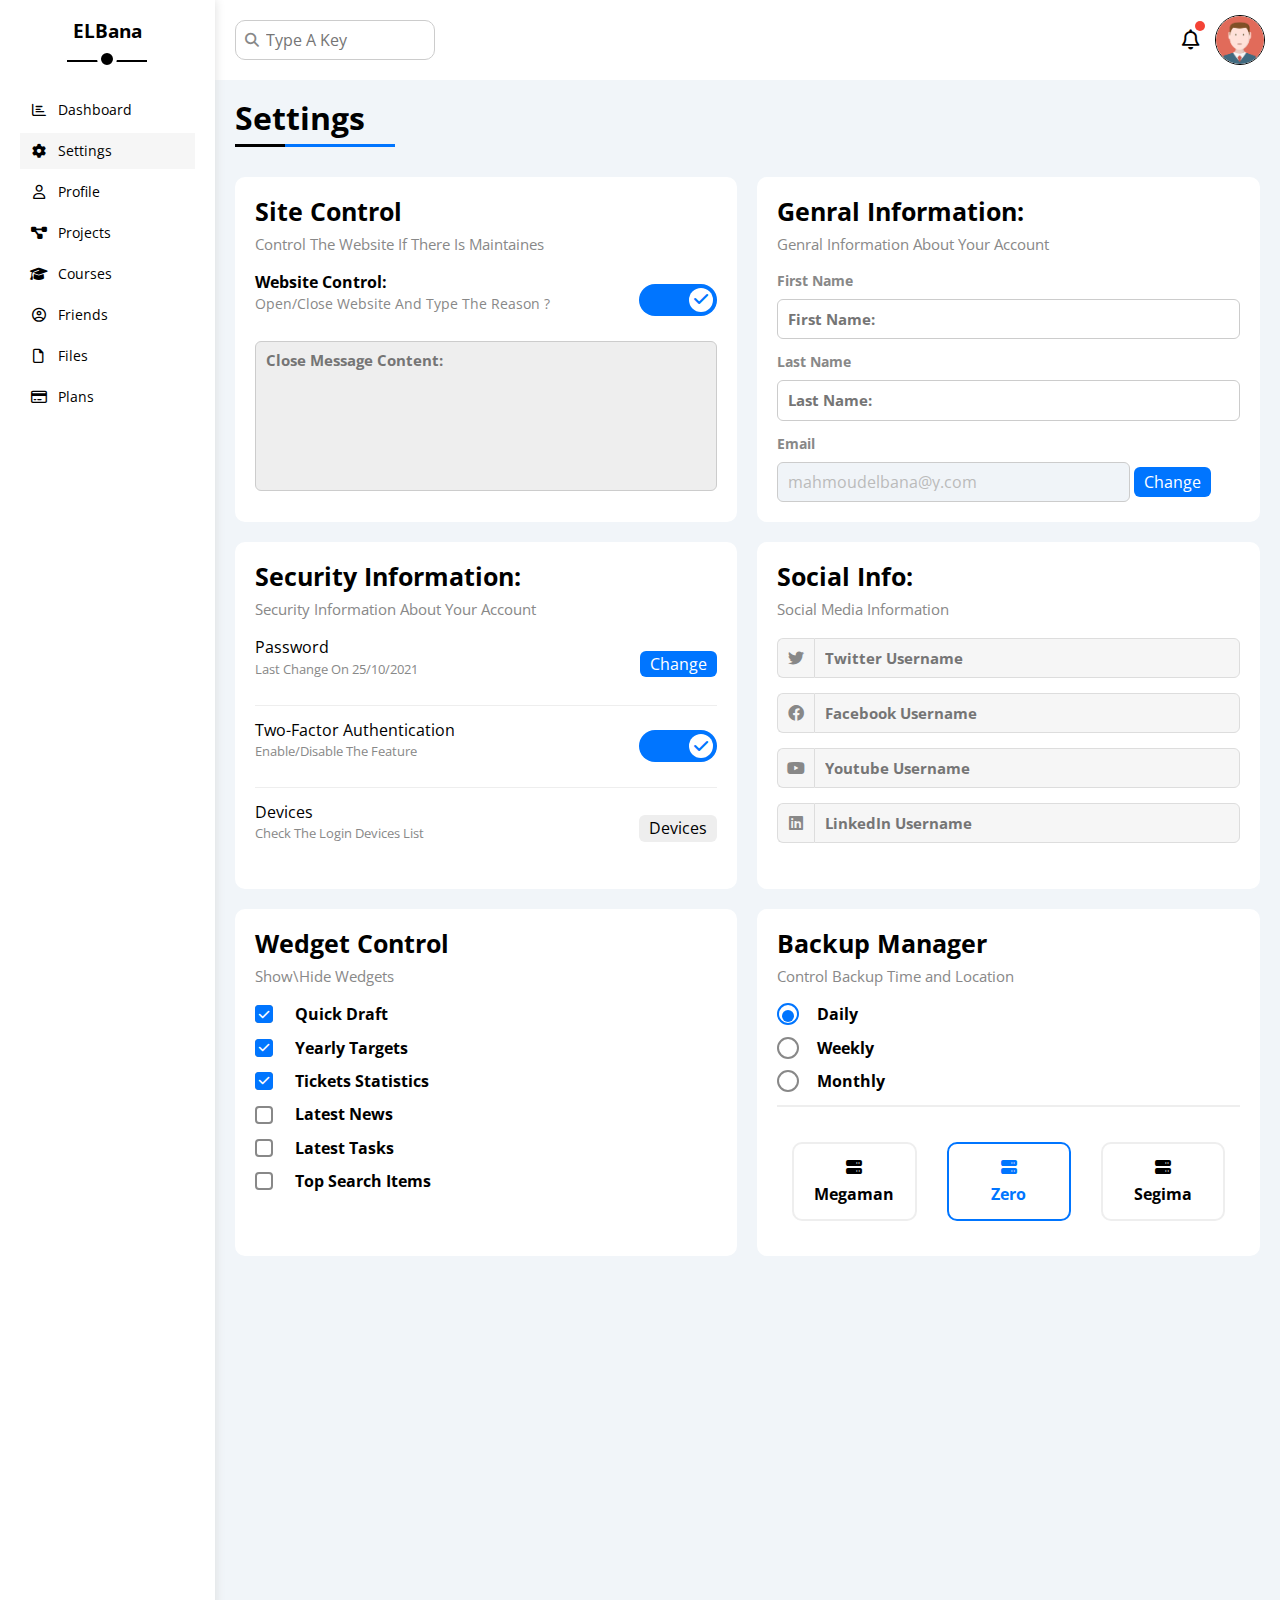
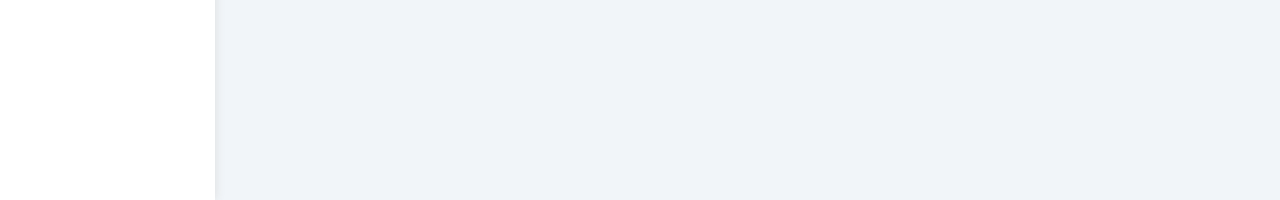
<file: settings.html>
<!DOCTYPE html>
<html lang="en">

<head>
    <meta charset="UTF-8">
    <meta http-equiv="X-UA-Compatible" content="IE=edge">
    <meta name="viewport" content="width=device-width, initial-scale=1.0">
    <title>Templete 4 || settings</title>
    <link rel="stylesheet" href="css/all.min.css">
    <link rel="stylesheet" href="css/framework.css">
    <link rel="stylesheet" href="css/project.css">

    <link rel="stylesheet" href="css/nor.css">
    <link rel="preconnect" href="https://fonts.googleapis.com" />
    <link rel="preconnect" href="https://fonts.gstatic.com" crossorigin />
    <link href="https://fonts.googleapis.com/css2?family=Open+Sans:wght@300;500&#038;display=swap" rel="stylesheet" />
</head>

<body>
    <div class="page d-flex">
        <div class="sidepar p-20 <!--m-20--> bg-white p-relative">
            <h3 class="mt-0 txt-c p-relative">ELBana</h3>
            <ul>
                <li>
                    <a class=" d-flex align-center fs-14 c-black rad-6 p-10" href="index.html">
                        <i class="fa-regular fa-chart-bar fa-fw"></i>
                        <span>Dashboard</span>
                    </a>
                </li>
                <li>
                    <a class="active d-flex align-center fs-14 c-black rad-6 p-10" href="settings.html">
                        <i class="fa-solid fa-gear fa-fw"></i>
                        <span>Settings</span>
                    </a>
                </li>
                <li>
                    <a class="d-flex align-center fs-14 c-black rad-6 p-10" href="profile.html">
                        <i class="fa-regular fa-user fa-fw"></i>
                        <span>Profile</span>
                    </a>
                </li>
                <li>
                    <a class="d-flex align-center fs-14 c-black rad-6 p-10" href="projects.html">
                        <i class="fa-solid fa-diagram-project fa-fw"></i>
                        <span>Projects</span>
                    </a>
                </li>
                <li>
                    <a class="d-flex align-center fs-14 c-black rad-6 p-10" href="courses.html">
                        <i class="fa-solid fa-graduation-cap fa-fw"></i>
                        <span>Courses</span>
                    </a>
                </li>
                <li>
                    <a class="d-flex align-center fs-14 c-black rad-6 p-10" href="friends.html">
                        <i class="fa-regular fa-circle-user fa-fw"></i>
                        <span>Friends</span>
                    </a>
                </li>
                <li>
                    <a class="d-flex align-center fs-14 c-black rad-6 p-10" href="files.html">
                        <i class="fa-regular fa-file fa-fw"></i>
                        <span>Files</span>
                    </a>
                </li>
                <li>
                    <a class="d-flex align-center fs-14 c-black rad-6 p-10" href="plans.html">
                        <i class="fa-regular fa-credit-card fa-fw"></i>
                        <span>Plans</span>
                    </a>
                </li>
            </ul>
        </div>
        <div class="content w-full">
            <!-- start head -->
            <div class="head bg-white p-15 between-flex">
                <div class="search p-relative">
                    <input class="p-10" type="search" placeholder="Type A Key">
                </div>
                <div class="icons d-flex align-center">
                    <span class="notifcation p-relative">
                    <i class="fa-regular fa-bell fa-lg"></i>
                    </span>
                    <img src="images/nn.png" alt="this is image">
                </div>
            </div>
            <!-- end head -->
            <h1 class="p-relative">Settings</h1>
            <div class="setting-page m-20 d-grid gap-20">
                <!-- start setting-box -->
                <div class="p-20 bg-white rd-10">
                    <h2 class="mt-0 mb-10 fs-25 fw-bold">Site Control</h2>
                    <p class="mt-0 mb-20 c-grey fs-15">Control The Website If There Is Maintaines</p>
                    <div class="mb-15 between-flex">
                        <div>
                            <span class="fw-bold">Website Control:</span>
                            <p class="mt-5 mb-0 c-grey fs-14">Open/Close Website And Type The Reason ?</p>
                        </div>
                        <div>
                            <label>
                                <input class="toggel-checkbox" type="checkbox" checked>
                                <div class="toggle-switch"></div>
                            </label>
                        </div>
                    </div>
                    <textarea class="close-message p-10 rd-6 d-block w-full " placeholder="Close Message Content:"></textarea>
                </div>
                <!-- end setting-box-->
                <!-- start setting-box -->
                <div class="p-20 bg-white rd-10">
                    <h2 class="mt-0 mb-10 fs-25 fw-bold">Genral Information:</h2>
                    <p class="mt-0 mb-20 c-grey fs-15">Genral Information About Your Account</p>
                    <div class="mb-15">
                        <label class="fs-14 fw-bold c-grey mb-10 d-block" for="first">First Name</label>
                        <input class="b-none d-block border-ccc p-10 w-full rd-6" type="text" id="first" placeholder="First Name:">
                    </div>
                    <div class="mb-15">
                        <label class="fs-14 fw-bold c-grey mb-10 d-block" for="last">Last Name</label>
                        <input class="b-none d-block border-ccc p-10 w-full rd-6" type="text" id="last" placeholder="Last Name:">
                    </div>
                    <div>
                        <label class="fs-14 fw-bold c-grey mb-10 d-block" for="email">Email</label>
                        <input class="email b-none d-block border-ccc p-10 w-full rd-6" type="email" id="email" value="mahmoudelbana@y.com" disabled>
                        <a class="change  bg-blue c-white btn-shape" href="#">Change</a>
                    </div>
                </div>
                <!-- end setting-box-->
                <!-- start setting-box -->
                <div class="p-20 bg-white rd-10">
                    <h2 class="mt-0 mb-10 fw-bold fs-25">Security Information:</h2>
                    <p class="mt-0 mb-20 c-grey fs-15">Security Information About Your Account</p>
                    <div class="sec-box mb-15 between-flex">
                        <div>
                            <span>Password</span>
                            <p class="mt-5 c-grey fs-13">Last Change On 25/10/2021</p>
                        </div>
                        <a class="button bg-blue c-white btn-shape" href="#">Change</a>
                    </div>
                    <div class="sec-box mb-15 between-flex">
                        <div>
                            <span>Two-Factor Authentication</span>
                            <p class="c-grey mt-5 mb-0 fs-13">Enable/Disable The Feature</p>
                        </div>
                        <label>
                            <input class="toggel-checkbox" type="checkbox" checked>
                            <div class="toggle-switch"></div>
                        </label>
                    </div>
                    <div class="sec-box between-flex">
                        <div>
                            <span>Devices</span>
                            <p class="c-grey mt-5 mb-0 fs-13">Check The Login Devices List</p>
                        </div>
                        <a class="bg-eee c-black btn-shape" href="#">Devices</a>
                    </div>
                </div>
                <!-- end setting-box-->
                <!-- start setting-box -->
                <div class="social-boxs p-20 bg-white rd-10">
                    <h2 class="mt-0 mb-10 fw-bold fs-25">Social Info:</h2>
                    <p class="mt-0 mb-20 c-grey fs-15">Social Media Information</p>
                    <div class="d-flex align-center mb-15">
                        <i class="fa-brands fa-twitter c-grey center-flex"></i>
                        <input class="w-full" type="text" placeholder="Twitter Username">
                    </div>
                    <div class="d-flex align-center mb-15">
                        <i class="fa-brands fa-facebook c-grey center-flex"></i>
                        <input class="w-full" type="text" placeholder="Facebook Username">
                    </div>
                    <div class="d-flex align-center mb-15">
                        <i class="fa-brands fa-youtube c-grey center-flex"></i>
                        <input class="w-full" type="text" placeholder="Youtube Username">
                    </div>
                    <div class="d-flex align-center">
                        <i class="fa-brands fa-linkedin c-grey center-flex"></i>
                        <input class="w-full" type="text" placeholder="LinkedIn Username">
                    </div>
                </div>
                <!-- end setting-box-->
                <!-- start setting-box -->
                <div class="wedget-control p-20 bg-white rd-10">
                    <h2 class="mt-0 mb-10 fw-bold fs-25">Wedget Control</h2>
                    <p class="mt-0 mb-20 c-grey fs-15">Show\Hide Wedgets</p>
                    <div class="control d-flex align-center mb-15">
                        <input type="checkbox" id="one" checked/>
                        <label for="one">Quick Draft</label>
                    </div>
                    <div class="control d-flex align-center mb-15">
                        <input type="checkbox" id="two" checked/>
                        <label for="two">Yearly Targets</label>
                    </div>
                    <div class="control d-flex align-center mb-15">
                        <input type="checkbox" id="three" checked/>
                        <label for="three">Tickets Statistics</label>
                    </div>
                    <div class="control d-flex align-center mb-15">
                        <input type="checkbox" id="four" />
                        <label for="four">Latest News</label>
                    </div>
                    <div class="control d-flex align-center mb-15">
                        <input type="checkbox" id="five" />
                        <label for="five">Latest Tasks</label>
                    </div>
                    <div class="control d-flex align-center mb-15">
                        <input type="checkbox" id="six" />
                        <label for="six">Top Search Items</label>
                    </div>
                </div>
                <!-- end setting-box-->
                <!-- start setting-box -->
                <div class="backup-control p-20 bg-white rd-10">
                    <h2 class="mt-0 mb-10 fw-bold fs-25">Backup Manager</h2>
                    <p class="mt-0 mb-20 c-grey fs-15">Control Backup Time and Location</p>
                    <div class="date d-flex align-center mb-15">
                        <input type="radio" name="time" id="daily" checked/>
                        <label for="daily">Daily</label>
                    </div>
                    <div class="date d-flex align-center mb-15">
                        <input type="radio" name="time" id="weekly" />
                        <label for="weekly">Weekly</label>
                    </div>
                    <div class="date d-flex align-center mb-15">
                        <input type="radio" name="time" id="monthly" />
                        <label for="monthly">Monthly</label>
                    </div>
                    <div class="servers d-flex align-center txt-c">
                        <input type="radio" name="servers" id="server-one">
                        <div class="server m-15 rd-10 w-full">
                            <label class="d-block m-15" for="server-one">
                                <i class="fa-solid fa-server d-block mb-10"></i>
                                Megaman
                            </label>
                        </div>
                        <input type="radio" name="servers" id="server-two" checked>
                        <div class="server m-15 rd-10 w-full">
                            <label class="d-block m-15" for="server-two">
                                <i class="fa-solid fa-server d-block mb-10"></i>
                                Zero
                            </label>
                        </div>
                        <input type="radio" name="servers" id="server-three">
                        <div class="server m-15 rd-10 w-full">
                            <label class="d-block m-15" for="server-three">
                                <i class="fa-solid fa-server d-block mb-10"></i>
                                Segima
                            </label>
                        </div>
                    </div>
                </div>
                <!-- end setting-box-->
            </div>
        </div>
    </div>
    </div>

</body>

</html>
</file>
<file: css/framework.css>
:root {
    --blue-color: #0075ff;
    --blue-alt-color: #0d69d5;
    --orange-color: #f59e0b;
    --green-color: #22c55e;
    --red-color: #f44336;
    --grey-color: #888;
}


/* start box */

.d-flex {
    display: flex;
}

.align-center {
    align-items: center;
}

.space-between {
    justify-content: space-between
}

.d-grid {
    display: grid;
}

.gap-20 {
    gap: 20px;
}

.d-block {
    display: block;
}

.f-wrap {
    flex-wrap: wrap;
}

@media(max-width: 767px) {
    .block-mobile {
        display: block
    }
    .hide-in-mobile {
        display: none
    }
}


/* end box */


/* start padding+margin */

.p-10 {
    padding: 10px;
}

.p-15 {
    padding: 15px
}

.p-20 {
    padding: 20px;
}

.pt-15 {
    padding-top: 15px;
}

.pt-20 {
    padding-top: 20px;
}

.pb-10 {
    padding-bottom: 10px;
}

.pb-15 {
    padding-bottom: 15px;
}

.pb-20 {
    padding-bottom: 20px;
}

.pl-15 {
    padding-left: 15px;
}

.m-0 {
    margin: 0;
}

.m-15 {
    margin: 15px;
}

.m-20 {
    margin: 20px;
}

.mt-0 {
    margin-top: 0
}

.mt-5 {
    margin-top: 5px;
}

.mt-10 {
    margin-top: 10px;
}

.mt-15 {
    margin-top: 15px;
}

.mt-20 {
    margin-top: 20px;
}

.mt-25 {
    margin-top: 25px
}

.mr-10 {
    margin-right: 10px;
}

.mr-15 {
    margin-right: 15px;
}

.m-0 {
    margin-bottom: 0;
}

.mb-5 {
    margin-bottom: 5px;
}

.mb-10 {
    margin-bottom: 10px;
}

.mb-15 {
    margin-bottom: 15px;
}

.mb-20 {
    margin-bottom: 20px;
}

.mb-25 {
    margin-bottom: 25px;
}

.mb-30 {
    margin-bottom: 30px;
}


/* end padding+margin */


/* start color */

.bg-white {
    background-color: white
}

.c-black {
    color: black
}

.bg-eee {
    background-color: #eee
}

.c-grey {
    color: var(--grey-color)
}

.bg-blue {
    background-color: var(--blue-color)
}

.c-white {
    color: white
}

.c-blue {
    color: var(--blue-color)
}

.c-orange {
    color: var(--orange-color)
}

.c-green {
    color: var(--green-color)
}

.c-red {
    color: var(--red-color)
}

.bg-orange {
    background-color: var(--orange-color)
}

.bg-green {
    background-color: var(--green-color);
}

.bg-red {
    background-color: var(--red-color);
}


/* end color */


/* start position */

.p-relative {
    position: relative;
}

.p-absolute {
    position: absolute;
}


/* end position */


/* start font */

.txt-c {
    text-align: center;
}

.fs-13 {
    font-size: 13px
}

.fs-14 {
    font-size: 14px
}

.fs-15 {
    font-size: 15px
}

.fs-25 {
    font-size: 25px;
}

.fw-bold {
    font-weight: bold;
}

@media(max-width: 767px) {
    .txt-c-mobile {
        text-align: center;
    }
}


/* end font */


/* start border */

.b-none {
    border: none
}

.border-ccc {
    border: 1px solid #ccc;
}

.border-eee {
    border: 1px solid #eee;
}

.rd-6 {
    border-radius: 6px;
    -webkit-border-radius: 6px;
    -moz-border-radius: 6px;
    -ms-border-radius: 6px;
    -o-border-radius: 6px;
}

.rd-10 {
    border-radius: 10px;
    -webkit-border-radius: 10px;
    -moz-border-radius: 10px;
    -ms-border-radius: 10px;
    -o-border-radius: 10px;
}

.rad-half {
    border-radius: 50%;
    -webkit-border-radius: 50%;
    -moz-border-radius: 50%;
    -ms-border-radius: 50%;
    -o-border-radius: 50%;
}


/* end boder */


/* start width and height */

.w-100 {
    width: 100px;
}

.w-full {
    width: 100%;
}

.w-fit {
    width: fit-content;
}

.h-full {
    height: 100%;
}


/* end width and height */


/* start component */

.center-flex {
    display: flex;
    align-items: center;
    justify-content: center;
}

.between-flex {
    display: flex;
    align-items: center;
    justify-content: space-between
}

.btn-shape {
    padding: 4px 10px;
    border-radius: 6px;
    -webkit-border-radius: 6px;
    -moz-border-radius: 6px;
    -ms-border-radius: 6px;
    -o-border-radius: 6px;
}


/* end componeent */
</file>
<file: css/project.css>
:root {
    --blue-color: #0075ff;
    --blue-alt-color: #0d69d5;
    --orange-color: #f59e0b;
    --green-color: #22c55e;
    --red-color: #f44336;
    --grey-color: #888;
}

* {
    box-sizing: border-box;
}

body {
    font-family: "Open Sans", sans-serif;
    margin: 0;
}

*:focus {
    outline: none;
}

a {
    text-decoration: none;
}

ul {
    list-style: none;
    padding: 0;
}

::-webkit-scrollbar {
    width: 15px;
}

::-webkit-scrollbar-track {
    box-shadow: inset 0 0 12px var(--grey-color);
    border-radius: 10px;
    -webkit-border-radius: 10px;
    -moz-border-radius: 10px;
    -ms-border-radius: 10px;
    -o-border-radius: 10px;
}

::-webkit-scrollbar-thumb {
    border-radius: 10px;
    background-color: var(--blue-color);
    -webkit-border-radius: 10px;
    -moz-border-radius: 10px;
    -ms-border-radius: 10px;
    -o-border-radius: 10px;
}

::-webkit-scrollbar-thumb:hover {
    background-color: var(--blue-alt-color)
}

.page {
    background-color: #f1f5f9;
    min-height: 200vh;
}


/* start sidebar*/

.sidepar {
    width: 250px;
    box-shadow: 0 0 10px #ddd
}

.sidepar>h3 {
    margin-bottom: 50px
}

.sidepar>h3::before,
.sidepar>h3::after {
    content: "";
    position: absolute;
    background-color: black;
    left: 50%;
    transform: translateX(-50%);
    -webkit-transform: translateX(-50%);
    -moz-transform: translateX(-50%);
    -ms-transform: translateX(-50%);
    -o-transform: translateX(-50%);
}

.sidepar>h3::before {
    width: 80px;
    height: 2px;
    bottom: -20px;
}

.sidepar>h3::after {
    width: 12px;
    height: 12px;
    border: 4px solid white;
    bottom: -27px;
    border-radius: 50%;
    -webkit-border-radius: 50%;
    -moz-border-radius: 50%;
    -ms-border-radius: 50%;
    -o-border-radius: 50%;
}

.sidepar ul li a {
    transition: 0.3s;
    -webkit-transition: 0.3s;
    -moz-transition: 0.3s;
    -ms-transition: 0.3s;
    -o-transition: 0.3s;
    margin-bottom: 5px;
}

.sidepar ul li a:hover,
.sidepar ul li a.active {
    background-color: #f6f6f6
}

.sidepar ul li a span {
    font-size: 14px;
    margin-left: 10px;
}

@media(max-width:767px) {
    .sidepar {
        width: 58px;
        padding: 10px;
    }
    .sidepar>h3 {
        font-size: 13px;
        margin-bottom: 15px;
    }
    .sidepar>h3::before,
    .sidepar>h3::after {
        display: none
    }
    .sidepar ul li a span {
        display: none;
    }
}


/* end sidebar */


/* start content head */

.content {
    overflow: hidden;
}

.head .search::before {
    font-family: "Font Awesome 5 Free";
    content: "";
    font-weight: 900;
    position: absolute;
    top: 50%;
    transform: translateY(-50%);
    left: 15px;
    font-size: 14px;
    color: var(--grey-color);
}

.head .search input {
    border: 1px solid #ccc;
    border-radius: 10px;
    -webkit-border-radius: 10px;
    -moz-border-radius: 10px;
    -ms-border-radius: 10px;
    -o-border-radius: 10px;
    margin-left: 5px;
    padding-left: 30px;
    width: 200px;
    transition: width 0.3s;
    -webkit-transition: width 0.3s;
    -moz-transition: width 0.3s;
    -ms-transition: width 0.3s;
    -o-transition: width 0.3s;
}

.head .search input:focus {
    width: 300px;
}

.head .search input:focus::placeholder {
    opacity: 0;
}

.head .icons .notifcation::before {
    content: "";
    position: absolute;
    width: 10px;
    height: 10px;
    border-radius: 50%;
    background-color: var(--red-color);
    top: -10px;
    right: -5px;
}

.head .icons img {
    width: 50px;
    height: 50px;
    margin-left: 15px;
    border-radius: 50%;
    border: 1px solid black;
}

.page h1 {
    margin: 20px 20px 40px
}

.page h1::before,
.page h1::after {
    content: "";
    position: absolute;
    height: 3px;
    bottom: -10px;
    left: 0;
}

.page h1::before {
    background-color: var(--blue-color);
    width: 160px;
}

.page h1::after {
    background-color: black;
    width: 50px
}


/* end content head */


/* start content wrapper */

.wrapper {
    grid-template-columns: repeat(auto-fill, minmax(450px, 1fr));
    margin-left: 20px;
    margin-right: 20px;
    margin-bottom: 20px;
}

@media(max-width:767px) {
    .wrapper {
        grid-template-columns: minmax(200px, 1fr);
        margin-left: 10px;
        margin-right: 10px;
        gap: 10px;
    }
}


/* end content wrapper */


/* strat welcome waget */

.wlcome {
    overflow: hidden;
}

.wlcome .intro img {
    width: 275px;
    /*160px*/
    margin-bottom: -12px;
}

.wlcome .avatar {
    width: 50px;
    height: 50px;
    margin-top: -25px;
    border: 2px solid white;
    box-shadow: 0 0 10px #ddd;
    margin-left: 20px;
    padding: 2px;
    border-radius: 50%;
    -webkit-border-radius: 50%;
    -moz-border-radius: 50%;
    -ms-border-radius: 50%;
    -o-border-radius: 50%;
}

.wlcome .body {
    border-top: 1px solid #eee;
    border-bottom: 1px solid #eee;
}

.wlcome .body>div {
    flex: 1;
}

.wlcome .visit {
    margin: 8px 15px 15px auto;
    padding: 5px;
    transition: 0.3s;
    -webkit-transition: 0.3s;
    -moz-transition: 0.3s;
    -ms-transition: 0.3s;
    -o-transition: 0.3s;
}

.wlcome .visit:hover {
    background-color: var(--blue-alt-color)
}

@media(max-width:767px) {
    .wlcome .intro {
        padding-bottom: 30px;
    }
    .wlcome .avatar {
        margin-left: 0;
    }
    .wlcome .body>div:not(:last-child) {
        margin-bottom: 20px;
    }
}


/* end welcome wedget */


/* start quick draft*/

.quick-draft textarea {
    resize: none;
    min-height: 120px
}

.quick-draft .save {
    margin-left: auto;
    transition: 0.3s;
    -webkit-transition: 0.3s;
    -moz-transition: 0.3s;
    -ms-transition: 0.3s;
    -o-transition: 0.3s;
    cursor: pointer;
}

.quick-draft .save:hover {
    background-color: var(--blue-alt-color);
}

.quick-draft input:focus::placeholder,
.quick-draft textarea:focus::placeholder {
    opacity: 0;
}

.quick-draft input::placeholder,
.quick-draft textarea::placeholder {
    font-size: 15px;
    font-weight: bold;
}


/* end quick draft */


/* start target */

.target .target-row .icons {
    width: 80px;
    height: 80px;
    margin-right: 15px;
}

.target .details {
    flex: 1;
}

.target .details .progress {
    height: 4px;
}

.target .details .progress>span {
    position: absolute;
    left: 0;
    top: 0;
    height: 100%;
}

.target .details .progress>span span {
    position: absolute;
    bottom: 16px;
    right: -16px;
    border-radius: 6px;
    padding: 2px 5px;
    color: white;
    font-size: 13px;
}

.target .details .progress>span span::after {
    content: "";
    position: absolute;
    border-color: transparent;
    border-width: 5px;
    border-style: solid;
    bottom: -9px;
    left: 50%;
    transform: translateX(-50%);
    -webkit-transform: translateX(-50%);
    -moz-transform: translateX(-50%);
    -ms-transform: translateX(-50%);
    -o-transform: translateX(-50%);
}

.target .details .progress>.blue span::after {
    border-top-color: var(--blue-color);
}

.target .details .progress>.orange span::after {
    border-top-color: var(--orange-color);
}

.target .details .progress>.green span::after {
    border-top-color: var(--green-color);
}

.blue .icons,
.blue .progress {
    background-color: rgb(0 117 255 / 20%)
}

.orange .icons,
.orange .progress {
    background-color: rgb(245 158 11 / 20%)
}

.green .icons,
.green .progress {
    background-color: rgb(34 197 94 / 20%)
}


/* end target */


/* start tickets */

.teckets .box {
    border: 1px solid #ccc;
    width: calc(50% - 10px)
}

@media(max-width:767px) {
    .teckets .box {
        width: 100%;
    }
}


/* end tickets */


/* start leteast news */

.latest-news {
    transition: 0.6;
    -webkit-transition: 0.6;
    -moz-transition: 0.6;
    -ms-transition: 0.6;
    -o-transition: 0.6;
}

.latest-news:hover {
    transform: translateY(-10px);
    -webkit-transform: translateY(-10px);
    -moz-transform: translateY(-10px);
    -ms-transform: translateY(-10px);
    -o-transform: translateY(-10px);
    box-shadow: 0 5px 10px rgb(27, 23, 23);
}

.latest-news .news-row:not(:last-of-type) {
    margin-bottom: 20px;
    padding-bottom: 20px;
    border-bottom: 1px solid #eee
}

.latest-news .news-row img {
    width: 100px;
    margin-right: 15px;
    border-radius: 10px;
    -webkit-border-radius: 10px;
    -moz-border-radius: 10px;
    -ms-border-radius: 10px;
    -o-border-radius: 10px;
}

.latest-news .news-row .info {
    flex-grow: 1;
}

.latest-news .news-row .info h3 {
    margin: 0 0 8px;
    font-size: 16px;
}

.latest-news .news-row .label {
    cursor: pointer;
    transition: 0.3;
    -webkit-transition: 0.3;
    -moz-transition: 0.3;
    -ms-transition: 0.3;
    -o-transition: 0.3;
}

.latest-news .news-row .label:hover {
    background-color: var(--blue-color);
    color: white
}

@media(max-width:767px) {
    .latest-news .news-row {
        display: block;
    }
    .latest-news .news-row .label {
        margin: 15px auto 10px;
        width: fit-content;
    }
}


/* end latest news */


/* start tasks */

.tasks .task-row:not(:last-of-type) {
    margin-bottom: 15px;
    padding-bottom: 15px;
    border-bottom: 1px solid #eee;
}

.tasks .task-row .info {
    flex-grow: 1;
}

.tasks .done {
    opacity: 0.3;
}

.tasks .done h3,
.tasks .done p {
    text-decoration: line-through;
}

.tasks .delete {
    cursor: pointer;
    transition: 0.3;
    -webkit-transition: 0.3;
    -moz-transition: 0.3;
    -ms-transition: 0.3;
    -o-transition: 0.3;
}

.tasks .delete:hover {
    color: var(--red-color)
}


/* end tasks */


/* start leatest upload */

.leatest-upload ul li:not(:last-child) {
    border-bottom: 1px solid #eee;
}

.leatest-upload ul li img {
    width: 40px;
    height: 40px;
}


/* end leatest upload */


/* start .current-proect */

.current-proect ul::before {
    content: "";
    position: absolute;
    left: 10px;
    width: 2px;
    height: 100%;
    background-color: var(--blue-color);
}

.current-proect ul li::before {
    content: "";
    /* position: absolute; */
    display: block;
    width: 20px;
    height: 20px;
    background-color: white;
    border: 1px solid white;
    outline: 1px solid var(--blue-color);
    border-radius: 50%;
    margin-right: 15px;
    z-index: 1;
}

.current-proect ul li.done::before {
    background-color: var(--blue-color);
}

.current-proect ul li.current::before {
    animation: change-background 0.8s infinite alternate;
    -webkit-animation: change-background 0.8s infinite alternate;
}

.current-proect .launch-icon {
    position: absolute;
    width: 120px;
    right: 0;
    bottom: 0;
    opacity: 0.3;
}


/* end current-project */


/* start reminders */

.reminders ul li .key {
    width: 15px;
    height: 15px
}

.reminders ul li>.blue {
    border-left: 2px solid var(--blue-color);
}

.reminders ul li>.green {
    border-left: 2px solid var(--green-color);
}

.reminders ul li>.red {
    border-left: 2px solid var(--red-color);
}

.reminders ul li>.orange {
    border-left: 2px solid var(--orange-color);
}


/* end .reminders */


/* start leatest post */

.leatest-post .top .avatar {
    width: 48px;
    border-radius: 50%;
    -webkit-border-radius: 50%;
    -moz-border-radius: 50%;
    -ms-border-radius: 50%;
    -o-border-radius: 50%;
    border: 2px solid black;
}

.leatest-post .post-content {
    text-transform: capitalize;
    line-height: 1.8;
    min-height: 140px;
    border-top: 1px solid #eee;
    border-bottom: 1px solid #eee;
}


/* end leatest post */


/* start socila-media */

.social-media .box {
    padding-left: 70px;
    margin-bottom: 10px;
}

.social-media .box i {
    position: absolute;
    left: 0;
    top: 0;
    width: 52px;
    transition: 0.3s;
    -webkit-transition: 0.3s;
    -moz-transition: 0.3s;
    -ms-transition: 0.3s;
    -o-transition: 0.3s;
    border-radius: 6px;
    -webkit-border-radius: 6px;
    -moz-border-radius: 6px;
    -ms-border-radius: 6px;
    -o-border-radius: 6px;
}

.social-media .box i:hover {
    cursor: pointer;
    transform: rotate(-7deg);
    -webkit-transform: rotate(-7deg);
    -moz-transform: rotate(-7deg);
    -ms-transform: rotate(-7deg);
    -o-transform: rotate(-7deg);
}

.social-media .twitter {
    background-color: rgb(29 161 242 / 20%);
    color: #1da1f2
}

.social-media .twitter i,
.social-media .twitter a {
    background-color: #1da1f2
}

.social-media .facebook {
    background-color: rgb(0 120 215 / 20%);
    color: #0078d7
}

.social-media .facebook i,
.social-media .facebook a {
    background-color: #0078d7
}

.social-media .youtube {
    background-color: rgb(255 0 0 / 20%);
    color: #ff0000;
}

.social-media .youtube i,
.social-media .youtube a {
    background-color: #ff0000
}

.social-media .linkedin {
    background-color: rgb(141 108 171 / 20%);
    color: #8d6cab
}

.social-media .linkedin i,
.social-media .linkedin a {
    background-color: #8d6cab;
}


/* end-social-media */


/* start project-table */

.projects .responsiave-table {
    overflow-x: auto;
}

.projects table {
    min-width: 1000px;
    border-spacing: 0;
}

.projects table thead td {
    background-color: #eee;
    font-weight: bold;
}

.projects table td {
    padding: 15px
}

.projects table tbody td {
    border-bottom: 1px solid #eee;
    border-left: 1px solid #eee;
    transition: 0.3s;
    -webkit-transition: 0.3s;
    -moz-transition: 0.3s;
    -ms-transition: 0.3s;
    -o-transition: 0.3s;
}

.projects table tbody tr td:last-child {
    border-right: 1px solid #eee;
}

.projects table tbody tr:hover td {
    background-color: #FAF7F7;
}

.projects table img {
    width: 40px;
    padding: 2px;
    background-color: white;
    border-radius: 50%;
    -webkit-border-radius: 50%;
    -moz-border-radius: 50%;
    -ms-border-radius: 50%;
    -o-border-radius: 50%;
}

.projects table img:not(:first-child) {
    margin-left: -20px;
}

.projects table .label {
    font-size: 13px;
    font-weight: bold;
}


/* end project-table */


/* start .setting-page */

.setting-page {
    grid-template-columns: repeat(auto-fill, minmax(500px, 1fr));
}

@media(max-width:767px) {
    .setting-page {
        grid-template-columns: minmax(100px, 1fr);
        margin-left: 10px;
        margin-right: 10px;
        gap: 10px;
    }
}

.setting-page .close-message {
    resize: none;
    color: var(--blue-color);
    border: 1px solid #ccc;
    background-color: #eee;
    font-weight: bold;
    font-size: 15px;
    caret-color: var(--blue-color);
    min-height: 150px;
}

.setting-page .close-message::placeholder {
    font-size: 15px;
    font-weight: bold;
}

.setting-page .close-message:focus::placeholder {
    opacity: 0;
}

.setting-page input::placeholder {
    font-size: 15px;
    font-weight: bold;
}

.setting-page input:focus::placeholder {
    opacity: 0;
}

.setting-page .email {
    display: inline-flex;
    width: calc(100% - 110px)
}

.setting-page .sec-box {
    padding-bottom: 15px;
}

.setting-page .sec-box:not(:last-of-type) {
    border-bottom: 1px solid #eee;
}

.setting-page .sec-box .button {
    transition: 0.3s;
    -webkit-transition: 0.3s;
    -moz-transition: 0.3s;
    -ms-transition: 0.3s;
    -o-transition: 0.3s;
}

.setting-page .sec-box .button:hover {
    background-color: var(--blue-alt-color);
}

.setting-page .social-boxs i {
    width: 40px;
    background-color: #f6f6f6;
    height: 40px;
    border: 1px solid #ddd;
    border-right: none;
    border-radius: 6px 0 0 6px;
    transition: 0.3s;
    -webkit-transition: 0.3s;
    -moz-transition: 0.3s;
    -ms-transition: 0.3s;
    -o-transition: 0.3s;
}

.setting-page .social-boxs input {
    height: 40px;
    background-color: #f6f6f6;
    border: 1px solid #ddd;
    border-radius: 0 6px 6px 0;
    padding: 10px;
}

.setting-page .social-boxs>div:focus-within i {
    color: black;
}

.setting-page .control input[type="checkbox"] {
    -webkit-appearance: none;
    appearance: none;
}

.setting-page .control label {
    padding-left: 40px;
    position: relative;
    cursor: pointer;
    font-weight: bold;
}

.setting-page .control label::before {
    content: "";
    position: absolute;
    top: 50%;
    margin-top: -9px;
    width: 14px;
    height: 14px;
    border: 2px solid var(--grey-color);
    left: 0;
    border-radius: 4px;
    -webkit-border-radius: 4px;
    -moz-border-radius: 4px;
    -ms-border-radius: 4px;
    -o-border-radius: 4px;
}

.setting-page .control label:hover::before {
    border-color: var(--blue-alt-color)
}

.setting-page .control label::after {
    content: "\f00c";
    position: absolute;
    font-family: "Font Awesome 5 Free";
    font-weight: 900;
    left: 0;
    top: 50%;
    margin-top: -9px;
    background-color: var(--blue-color);
    color: white;
    width: 18px;
    height: 18px;
    display: flex;
    justify-content: center;
    font-size: 12px;
    align-items: center;
    transform: scale(0);
    -webkit-transform: scale(0);
    -moz-transform: scale(0);
    -ms-transform: scale(0);
    -o-transform: scale(0);
    transition: 0.3s;
    -webkit-transition: 0.3s;
    -moz-transition: 0.3s;
    -ms-transition: 0.3s;
    -o-transition: 0.3s;
    border-radius: 4px;
    -webkit-border-radius: 4px;
    -moz-border-radius: 4px;
    -ms-border-radius: 4px;
    -o-border-radius: 4px;
}

.setting-page .control input[type="checkbox"]:checked+label::after {
    transform: scale(1);
    -webkit-transform: scale(1);
    -moz-transform: scale(1);
    -ms-transform: scale(1);
    -o-transform: scale(1);
}

.backup-control input[type="radio"] {
    -webkit-appearance: none;
    appearance: none;
}

.backup-control .date label {
    padding-left: 40px;
    cursor: pointer;
    position: relative;
    font-weight: bold;
}

.backup-control .date label::before {
    content: "";
    position: absolute;
    width: 18px;
    height: 18px;
    top: 50%;
    left: 0;
    border: 2px solid var(--grey-color);
    margin-top: -11px;
    border-radius: 50%;
}

.backup-control .date label::after {
    content: "";
    position: absolute;
    width: 12px;
    height: 12px;
    left: 5px;
    top: 5px;
    background-color: var(--blue-color);
    border-radius: 50%;
    transform: scale(0);
    transition: 0.3s;
    -webkit-transition: 0.3s;
    -moz-transition: 0.3s;
    -ms-transition: 0.3s;
    -o-transition: 0.3s;
    -webkit-transform: scale(0);
    -moz-transform: scale(0);
    -ms-transform: scale(0);
    -o-transform: scale(0);
}

.backup-control .date input[type="radio"]:checked+label::before {
    border-color: var(--blue-color);
}

.backup-control .date input[type="radio"]:checked+label::after {
    transform: scale(1);
    -webkit-transform: scale(1);
    -moz-transform: scale(1);
    -ms-transform: scale(1);
    -o-transform: scale(1);
}

.backup-control .servers {
    border-top: 2px solid #eee;
    padding-top: 20px;
}

@media(max-width:767px) {
    .backup-control .servers {
        flex-wrap: wrap;
    }
}

.backup-control .servers .server {
    border: 2px solid #eee;
    position: relative
}

.backup-control .servers .server label {
    cursor: pointer;
    font-weight: bold;
    transition: 0.3s;
    -webkit-transition: 0.3s;
    -moz-transition: 0.3s;
    -ms-transition: 0.3s;
    -o-transition: 0.3s;
}

.backup-control .servers input[type="radio"]:checked+.server {
    border-color: var(--blue-color);
    color: var(--blue-color)
}


/* start toggle */

.toggel-checkbox {
    appearance: none;
    -webkit-appearance: none;
    display: none
}

.toggle-switch {
    background-color: #ccc;
    width: 78px;
    height: 32px;
    position: relative;
    border-radius: 16px;
    transition: 0.3s;
    -webkit-transition: 0.3s;
    -moz-transition: 0.3s;
    -ms-transition: 0.3s;
    -o-transition: 0.3s;
    -webkit-border-radius: 16px;
    -moz-border-radius: 16px;
    -ms-border-radius: 16px;
    -o-border-radius: 16px;
    cursor: pointer;
}

.toggle-switch::before {
    font-family: "Font Awesome 5 Free";
    content: "\f00d";
    font-weight: 900;
    background-color: white;
    width: 24px;
    height: 24px;
    position: absolute;
    border-radius: 50%;
    -webkit-border-radius: 50%;
    -moz-border-radius: 50%;
    -ms-border-radius: 50%;
    -o-border-radius: 50%;
    top: 4px;
    left: 4px;
    display: flex;
    align-items: center;
    justify-content: center;
    color: #aaa;
    transition: 0.3s;
    -webkit-transition: 0.3s;
    -moz-transition: 0.3s;
    -ms-transition: 0.3s;
    -o-transition: 0.3s;
}

.toggel-checkbox:checked+.toggle-switch {
    background-color: var(--blue-color);
}

.toggel-checkbox:checked+.toggle-switch::before {
    left: 50px;
    color: var(--blue-color);
    content: "\f00c";
}

.setting-page :disabled {
    cursor: no-drop;
    background-color: #f0f4f8;
    color: #bbb
}


/* end toogle */


/* end .setting-page */


/* start profile page */

@media(max-width:767px) {
    .profile-page .overview {
        flex-direction: column;
    }
}

.profile-page .avatar-box {
    width: 300px;
}

@media(min-width:768px) {
    .profile-page .avatar-box {
        border-right: 1px solid #eee;
    }
}

.profile-page .avatar-box>img {
    width: 120px;
    height: 120px;
    border: 1px solid black;
}

.profile-page .avatar-box .level {
    width: 70%;
    height: 6px;
    margin: auto;
    overflow: hidden;
}

.profile-page .avatar-box .level span {
    position: absolute;
    background-color: var(--blue-color);
    top: 0;
    left: 0;
    height: 100%;
    border-radius: 6px;
    -webkit-border-radius: 6px;
    -moz-border-radius: 6px;
    -ms-border-radius: 6px;
    -o-border-radius: 6px;
}

.profile-page .info h4 {
    font-weight: normal;
}

.profile-page .info .box {
    flex-wrap: wrap;
    border-bottom: 1px solid #eee;
    transition: 0.3s;
    -webkit-transition: 0.3s;
    -moz-transition: 0.3s;
    -ms-transition: 0.3s;
    -o-transition: 0.3s;
}

.profile-page .info .box:hover {
    background-color: #f9f9f9;
}

.profile-page .info .box>div {
    min-width: 250px;
    padding: 10px 0 0;
}


/* start profile-toggle */

.profile-page .info .toggle-switch {
    height: 20px;
}

@media(max-width:767px) {
    .profile-page .info .toggle-switch {
        margin: auto;
    }
}

.profile-page .info .toggle-switch::before {
    width: 12px;
    height: 12px;
    font-size: 8px;
}

.profile-page .info .toggel-checkbox:checked+.toggle-switch::before {
    left: 62px;
}


/* end profie-toggle */


/* start other-data */

@media(max-width:767px) {
    .profile-page .other-data {
        flex-direction: column;
    }
}

.profile-page .skills-card {
    flex-grow: 1;
}

.profile-page .skills-card ul li {
    padding: 15px 0;
}

.profile-page .skills-card ul li:not(:last-child) {
    border-bottom: 1px solid #eee;
}


/* .profile-page .skills-card ul li:last-of-type {
    border-bottom: 2px solid var(--blue-color);
} */

.profile-page .skills-card ul li span {
    display: inline-flex;
    padding: 5px 10px;
    background-color: #eee;
    border-radius: 6px;
    -webkit-border-radius: 6px;
    -moz-border-radius: 6px;
    -ms-border-radius: 6px;
    -o-border-radius: 6px;
    transition: 0.3s;
    -webkit-transition: 0.3s;
    -moz-transition: 0.3s;
    -ms-transition: 0.3s;
    -o-transition: 0.3s;
    cursor: pointer;
    font-size: 15px;
    font-weight: bold;
}

.profile-page .skills-card ul li span:not(:last-child) {
    margin-right: 5px;
}

.profile-page .skills-card ul li span:hover {
    background-color: #ccc;
}

.profile-page .activities-card {
    flex-grow: 2;
}

.profile-page .activities-card .activity:not(:last-of-type) {
    border-bottom: 1px solid #eee;
    padding-bottom: 20px;
    margin-bottom: 20px
}

.profile-page .activities-card .activity img {
    width: 120px;
    margin-right: 20px;
    border-radius: 6px;
    -webkit-border-radius: 6px;
    -moz-border-radius: 6px;
    -ms-border-radius: 6px;
    -o-border-radius: 6px;
    transition: 0.3s;
    -webkit-transition: 0.3s;
    -moz-transition: 0.3s;
    -ms-transition: 0.3s;
    -o-transition: 0.3s;
}

.profile-page .activities-card .activity img:hover {
    transform: translateY(-8px);
    -webkit-transform: translateY(-8px);
    -moz-transform: translateY(-8px);
    -ms-transform: translateY(-8px);
    -o-transform: translateY(-8px);
}

@media(min-width:768px) {
    .profile-page .activities-card .activity .date {
        margin-left: auto;
        text-align: right;
    }
}

@media(max-width:767px) {
    .profile-page .activity {
        flex-direction: column;
    }
    .profile-page .activity img {
        margin-right: 0;
        margin-bottom: 20px;
    }
    .profile-page .activity .date {
        margin-top: 15px;
    }
}


/* end other-data */


/* end profile-page */


/* start project-page */

.projects-page {
    grid-template-columns: repeat(auto-fill, minmax(500px, 1fr));
}

@media(max-width:767px) {
    .projects-page {
        grid-template-columns: minmax(250px, 1fr);
        margin-left: 10px;
        margin-right: 10px;
        gap: 10px;
    }
}

.projects-page .project .date {
    position: absolute;
    right: 10px;
    top: 10px
}

.projects-page .project h4 {
    font-weight: normal;
}

.projects-page .project .team {
    position: relative;
    min-height: 80px;
}

.projects-page .project .team a {
    position: absolute;
    left: 0;
    bottom: 0;
}

.projects-page .project .team a:nth-child(2) {
    left: 25px;
}

.projects-page .project .team a:nth-child(3) {
    left: 50px
}

.projects-page .project .team a:nth-child(4) {
    left: 75px;
}

.projects-page .project .team a:nth-child(5) {
    left: 100px;
}

.projects-page .project .team a:hover {
    z-index: 1000;
}

.projects-page .project .team img {
    width: 40px;
    border: 2px splid white;
    border-radius: 50%;
    -webkit-border-radius: 50%;
    -moz-border-radius: 50%;
    -ms-border-radius: 50%;
    -o-border-radius: 50%;
}

.projects-page .project .do {
    justify-content: flex-end;
    border-top: 2px solid #eee;
    padding-top: 15px;
    margin-top: 15px;
}

@media(max-width:767px) {
    .projects-page .project .do {
        flex-direction: column;
    }
}

.projects-page .project .do span {
    padding: 3px 8px;
    margin-left: 5px;
    width: fit-content;
}

@media(max-width:767px) {
    .projects-page .project .do span:not(:last-of-type) {
        margin-bottom: 15px;
    }
}

.projects-page .project .info {
    border-top: 2px solid #eee;
    padding-top: 15px;
    margin-top: 15px
}

@media(max-width:767px) {
    .projects-page .project .info {
        flex-direction: column;
    }
}

.projects-page .project .prog {
    position: relative;
    width: 260px;
    height: 10px;
    border-radius: 6px;
    -webkit-border-radius: 6px;
    -moz-border-radius: 6px;
    -ms-border-radius: 6px;
    -o-border-radius: 6px;
}

@media(max-width:767px) {
    .projects-page .project .prog {
        margin-bottom: 15px;
    }
}

.projects-page .project .prog span {
    position: absolute;
    left: 0;
    top: 0;
    width: 100%;
    height: 100%;
    border-radius: 6px;
    -webkit-border-radius: 6px;
    -moz-border-radius: 6px;
    -ms-border-radius: 6px;
    -o-border-radius: 6px;
}


/* end project-page */


/* start course-page */

.courses-page {
    grid-template-columns: repeat(auto-fill, minmax(300px, 1fr));
}

@media(max-width:767px) {
    .courses-page {
        grid-template-columns: minmax(200px, 1fr);
        margin-right: 10px;
        margin-left: 10px;
        gap: 10px;
    }
}

.courses-page .course {
    overflow: hidden;
}

.courses-page .cover {
    max-width: 100%;
}

.courses-page .instractor {
    position: absolute;
    width: 64px;
    top: 60px;
    left: 64px;
    border-radius: 50%;
    -webkit-border-radius: 50%;
    -moz-border-radius: 50%;
    -ms-border-radius: 50%;
    -o-border-radius: 50%;
    border: 2px solid var(--orange-color);
}

.courses-page .course::before {
    content: "";
    position: absolute;
    width: 150px;
    height: 3px;
    left: 68px;
    top: 134px;
    background-color: var(--orange-color);
}

.courses-page .course .description {
    line-height: 1.7;
}

.courses-page .course .info {
    border-top: 1px solid #eee;
}

.courses-page .course .info .title {
    position: absolute;
    font-size: 13px;
    left: 50%;
    transform: translateX(-50%);
    -webkit-transform: translateX(-50%);
    -moz-transform: translateX(-50%);
    -ms-transform: translateX(-50%);
    -o-transform: translateX(-50%);
    top: -13px;
}


/* end courses-page */


/* start friends-page */

.frends-page {
    grid-template-columns: repeat(auto-fill, minmax(300px, 1fr));
}

@media(max-width:767px) {
    .frends-page {
        grid-row: minmax(200px, 1fr);
        margin-left: 10px;
        margin-right: 10px;
        gap: 10px;
    }
}

.frends-page .contact {
    position: absolute;
    left: 10px;
    top: 10px
}

.frends-page .contact i {
    background-color: #eee;
    padding: 7px;
    border-radius: 50%;
    color: #666;
    transition: 0.3s;
    cursor: pointer;
}

.frends-page .contact i:hover {
    background-color: var(--blue-color);
    color: white;
}

.frends-page .friend .icons {
    padding-top: 10px;
    padding-bottom: 15px;
    border-top: 1px solid #eee;
    border-bottom: 1px solid #eee;
    margin-top: 15px;
    margin-bottom: 15px;
}

.frends-page .friend .icons i {
    margin-right: 5px;
}

.frends-page .friend .icons .vip {
    position: absolute;
    right: 0;
    font-size: 40px;
    opacity: 0.4;
    top: 50%;
    transform: translateY(-50%);
    -webkit-transform: translateY(-50%);
    -moz-transform: translateY(-50%);
    -ms-transform: translateY(-50%);
    -o-transform: translateY(-50%);
}


/* end friends-page */


/* start file-page */

.file-page {
    flex-direction: row-reverse;
    align-items: flex-start;
}

@media(max-width: 767px) {
    .file-page {
        flex-direction: column;
        align-items: normal;
    }
}

.file-page .file-stats {
    min-width: 260px
}

.file-page .file-stats .icon {
    width: 50px;
    height: 50px;
    margin-right: 10px;
    border-radius: 6px;
    -webkit-border-radius: 6px;
    -moz-border-radius: 6px;
    -ms-border-radius: 6px;
    -o-border-radius: 6px;
}

.file-page .file-stats .blue {
    background-color: rgb(0 117 255 / 20%);
}

.file-page .file-stats .green {
    background-color: rgb(34 197 94 / 20%);
}

.file-page .file-stats .red {
    background-color: rgb(244 67 54 / 20%);
}

.file-page .file-stats .orange {
    background-color: rgb(245 158 11 / 20%);
}

.file-page .file-stats .size {
    margin-left: auto;
}

.file-page .file-stats .upload {
    padding: 10px 15px;
    margin: 15px auto 0;
    transition: 0.3s;
    -webkit-transition: 0.3s;
    -moz-transition: 0.3s;
    -ms-transition: 0.3s;
    -o-transition: 0.3s;
}

.file-page .file-stats .upload:hover {
    background-color: var(--blue-alt-color);
}

.file-page .file-stats .upload i {
    animation: go-up 0.8s infinite;
    -webkit-animation: go-up 0.8s infinite;
}

.file-page .file-content {
    flex-grow: 1;
    grid-template-columns: repeat(auto-fill, minmax(200px, 1fr));
}

.file-page .file-content .file i {
    cursor: pointer;
    transition: 0.3s;
    -webkit-transition: 0.3s;
    -moz-transition: 0.3s;
    -ms-transition: 0.3s;
    -o-transition: 0.3s;
}

.file-page .file-content .file i:hover {
    color: var(--orange-color);
}

.file-page .file-content .file .icon img {
    width: 64px;
    transition: 0.3s;
    -webkit-transition: 0.3s;
    -moz-transition: 0.3s;
    -ms-transition: 0.3s;
    -o-transition: 0.3s;
}

.file-page .file-content .file .icon img:hover {
    transform: rotate(5deg) translateX(5px);
    -webkit-transform: rotate(5deg) translateX(5px);
    -moz-transform: rotate(5deg) translateX(5px);
    -ms-transform: rotate(5deg) translateX(5px);
    -o-transform: rotate(5deg) translateX(5px);
}

.file-page .file-content .file .info {
    padding-top: 15px;
    border-top: 1px solid #eee;
}


/* end file-page */


/* start plans-page */

.plans-page {
    grid-template-columns: repeat(auto-fill, minmax(450px, 1fr));
}

@media(max-width:767px) {
    .plans-page {
        grid-template-columns: minmax(250px, 1fr);
        margin-left: 10px;
        margin-right: 10px;
        gap: 10px;
    }
}

.plans-page .plan .top {
    border: 3px solid white;
    outline: 3px solid transparent;
}

.plans-page .plan.green .top {
    outline-color: var(--green-color);
}

.plans-page .plan.blue .top {
    outline-color: var(--blue-color);
}

.plans-page .plan.orange .top {
    outline-color: var(--orange-color);
}

.plans-page .plan .top .price {
    position: relative;
    width: fit-content;
    font-size: 40px;
    margin: auto;
}

.plans-page .plan .top .price span {
    position: absolute;
    left: -24px;
    top: 0;
    font-size: 25px;
}

.plans-page .plan ul li {
    padding: 15px 0;
    display: flex;
    align-items: center;
    font-size: 15px;
    border-bottom: 1px solid #eee;
}

.plans-page .plan ul li i.yes {
    color: var(--green-color);
}

.plans-page .plan ul li i:not(.yes, .help) {
    color: var(--red-color);
}

.plans-page .plan ul li i:first-child {
    font-size: 18px;
    margin-right: 5px;
}

.plans-page .plan ul li .help {
    margin-left: auto;
    cursor: no-drop;
    color: grey;
}


/* end plans-page */


/* start animation */

@keyframes change-background {
    from {
        background-color: var(--blue-color);
    }
    to {
        background-color: white;
    }
}

@keyframes go-up {
    0%,
    100% {
        transform: translateY(0);
        -webkit-transform: translateY(0);
        -moz-transform: translateY(0);
        -ms-transform: translateY(0);
        -o-transform: translateY(0);
    }
    50% {
        transform: translateY(-5px);
        -webkit-transform: translateY(-5px);
        -moz-transform: translateY(-5px);
        -ms-transform: translateY(-5px);
        -o-transform: translateY(-5px);
    }
}


/* end animation */
</file>
<file: css/nor.css>
/*! normalize.css v8.0.1 | MIT License | github.com/necolas/normalize.css */

/* Document
   ========================================================================== */

/**
 * 1. Correct the line height in all browsers.
 * 2. Prevent adjustments of font size after orientation changes in iOS.
 */

 html {
    line-height: 1.15; /* 1 */
    -webkit-text-size-adjust: 100%; /* 2 */
  }
  
  /* Sections
     ========================================================================== */
  
  /**
   * Remove the margin in all browsers.
   */
  
  body {
    margin: 0;
  }
  
  /**
   * Render the `main` element consistently in IE.
   */
  
  main {
    display: block;
  }
  
  /**
   * Correct the font size and margin on `h1` elements within `section` and
   * `article` contexts in Chrome, Firefox, and Safari.
   */
  
  h1 {
    font-size: 2em;
    margin: 0.67em 0;
  }
  
  /* Grouping content
     ========================================================================== */
  
  /**
   * 1. Add the correct box sizing in Firefox.
   * 2. Show the overflow in Edge and IE.
   */
  
  hr {
    box-sizing: content-box; /* 1 */
    height: 0; /* 1 */
    overflow: visible; /* 2 */
  }
  
  /**
   * 1. Correct the inheritance and scaling of font size in all browsers.
   * 2. Correct the odd `em` font sizing in all browsers.
   */
  
  pre {
    font-family: monospace, monospace; /* 1 */
    font-size: 1em; /* 2 */
  }
  
  /* Text-level semantics
     ========================================================================== */
  
  /**
   * Remove the gray background on active links in IE 10.
   */
  
  a {
    background-color: transparent;
  }
  
  /**
   * 1. Remove the bottom border in Chrome 57-
   * 2. Add the correct text decoration in Chrome, Edge, IE, Opera, and Safari.
   */
  
  abbr[title] {
    border-bottom: none; /* 1 */
    text-decoration: underline; /* 2 */
    text-decoration: underline dotted; /* 2 */
  }
  
  /**
   * Add the correct font weight in Chrome, Edge, and Safari.
   */
  
  b,
  strong {
    font-weight: bolder;
  }
  
  /**
   * 1. Correct the inheritance and scaling of font size in all browsers.
   * 2. Correct the odd `em` font sizing in all browsers.
   */
  
  code,
  kbd,
  samp {
    font-family: monospace, monospace; /* 1 */
    font-size: 1em; /* 2 */
  }
  
  /**
   * Add the correct font size in all browsers.
   */
  
  small {
    font-size: 80%;
  }
  
  /**
   * Prevent `sub` and `sup` elements from affecting the line height in
   * all browsers.
   */
  
  sub,
  sup {
    font-size: 75%;
    line-height: 0;
    position: relative;
    vertical-align: baseline;
  }
  
  sub {
    bottom: -0.25em;
  }
  
  sup {
    top: -0.5em;
  }
  
  /* Embedded content
     ========================================================================== */
  
  /**
   * Remove the border on images inside links in IE 10.
   */
  
  img {
    border-style: none;
  }
  
  /* Forms
     ========================================================================== */
  
  /**
   * 1. Change the font styles in all browsers.
   * 2. Remove the margin in Firefox and Safari.
   */
  
  button,
  input,
  optgroup,
  select,
  textarea {
    font-family: inherit; /* 1 */
    font-size: 100%; /* 1 */
    line-height: 1.15; /* 1 */
    margin: 0; /* 2 */
  }
  
  /**
   * Show the overflow in IE.
   * 1. Show the overflow in Edge.
   */
  
  button,
  input { /* 1 */
    overflow: visible;
  }
  
  /**
   * Remove the inheritance of text transform in Edge, Firefox, and IE.
   * 1. Remove the inheritance of text transform in Firefox.
   */
  
  button,
  select { /* 1 */
    text-transform: none;
  }
  
  /**
   * Correct the inability to style clickable types in iOS and Safari.
   */
  
  
  
  /**
   * Remove the inner border and padding in Firefox.
   */
  
  button::-moz-focus-inner,
  [type="button"]::-moz-focus-inner,
  [type="reset"]::-moz-focus-inner,
  [type="submit"]::-moz-focus-inner {
    border-style: none;
    padding: 0;
  }
  
  /**
   * Restore the focus styles unset by the previous rule.
   */
  
  button:-moz-focusring,
  [type="button"]:-moz-focusring,
  [type="reset"]:-moz-focusring,
  [type="submit"]:-moz-focusring {
    outline: 1px dotted ButtonText;
  }
  
  /**
   * Correct the padding in Firefox.
   */
  
  fieldset {
    padding: 0.35em 0.75em 0.625em;
  }
  
  /**
   * 1. Correct the text wrapping in Edge and IE.
   * 2. Correct the color inheritance from `fieldset` elements in IE.
   * 3. Remove the padding so developers are not caught out when they zero out
   *    `fieldset` elements in all browsers.
   */
  
  legend {
    box-sizing: border-box; /* 1 */
    color: inherit; /* 2 */
    display: table; /* 1 */
    max-width: 100%; /* 1 */
    padding: 0; /* 3 */
    white-space: normal; /* 1 */
  }
  
  /**
   * Add the correct vertical alignment in Chrome, Firefox, and Opera.
   */
  
  progress {
    vertical-align: baseline;
  }
  
  /**
   * Remove the default vertical scrollbar in IE 10+.
   */
  
  textarea {
    overflow: auto;
  }
  
  /**
   * 1. Add the correct box sizing in IE 10.
   * 2. Remove the padding in IE 10.
   */
  
  [type="checkbox"],
  [type="radio"] {
    box-sizing: border-box; /* 1 */
    padding: 0; /* 2 */
  }
  
  /**
   * Correct the cursor style of increment and decrement buttons in Chrome.
   */
  
  [type="number"]::-webkit-inner-spin-button,
  [type="number"]::-webkit-outer-spin-button {
    height: auto;
  }
  
  /**
   * 1. Correct the odd appearance in Chrome and Safari.
   * 2. Correct the outline style in Safari.
   */
  
  [type="search"] {
     /* 1 */
    outline-offset: -2px; /* 2 */
  }
  
  /**
   * Remove the inner padding in Chrome and Safari on macOS.
   */
  
  [type="search"]::-webkit-search-decoration {
    -webkit-appearance: none;
  }
  
  /**
   * 1. Correct the inability to style clickable types in iOS and Safari.
   * 2. Change font properties to `inherit` in Safari.
   */
  
  ::-webkit-file-upload-button {
    -webkit-appearance: button; /* 1 */
    font: inherit; /* 2 */
  }
  
  /* Interactive
     ========================================================================== */
  
  /*
   * Add the correct display in Edge, IE 10+, and Firefox.
   */
  
  details {
    display: block;
  }
  
  /*
   * Add the correct display in all browsers.
   */
  
  summary {
    display: list-item;
  }
  
  /* Misc
     ========================================================================== */
  
  /**
   * Add the correct display in IE 10+.
   */
  
  template {
    display: none;
  }
  
  /**
   * Add the correct display in IE 10.
   */
  
  [hidden] {
    display: none;
  }
</file>
